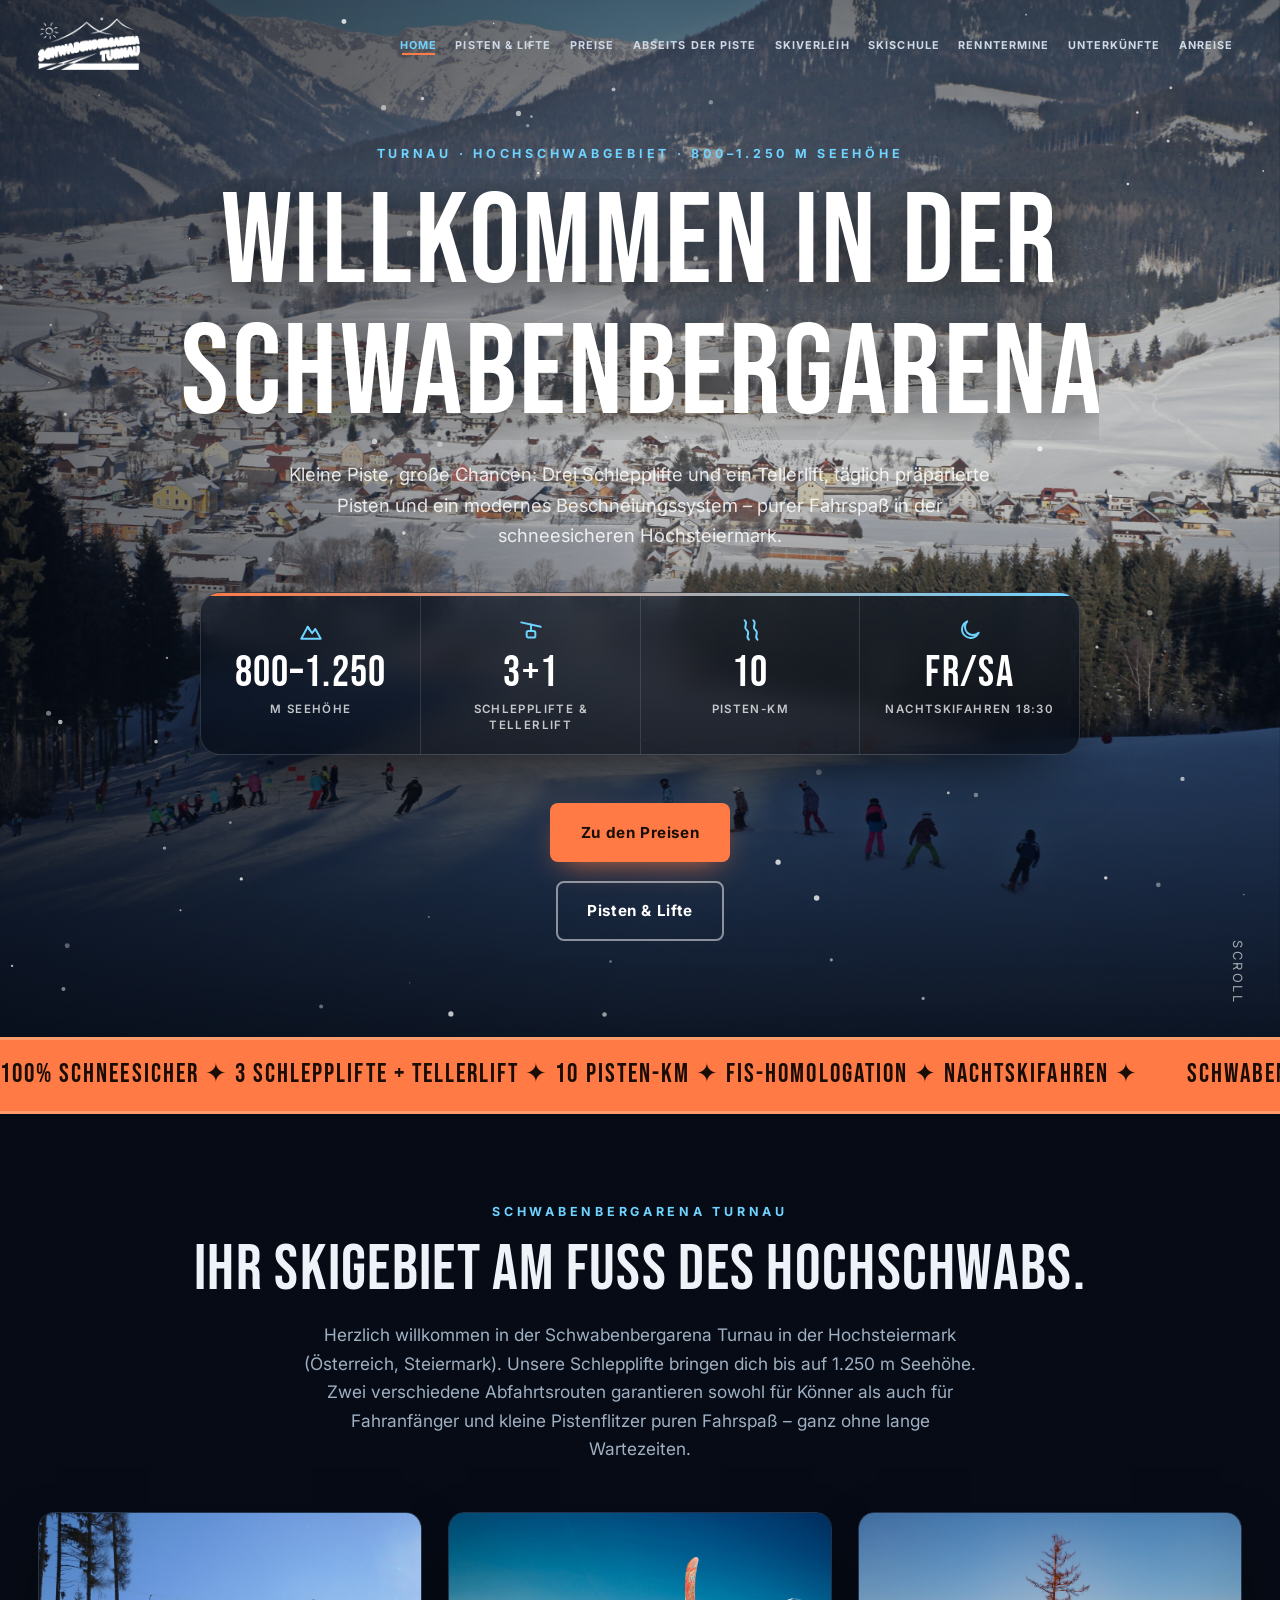
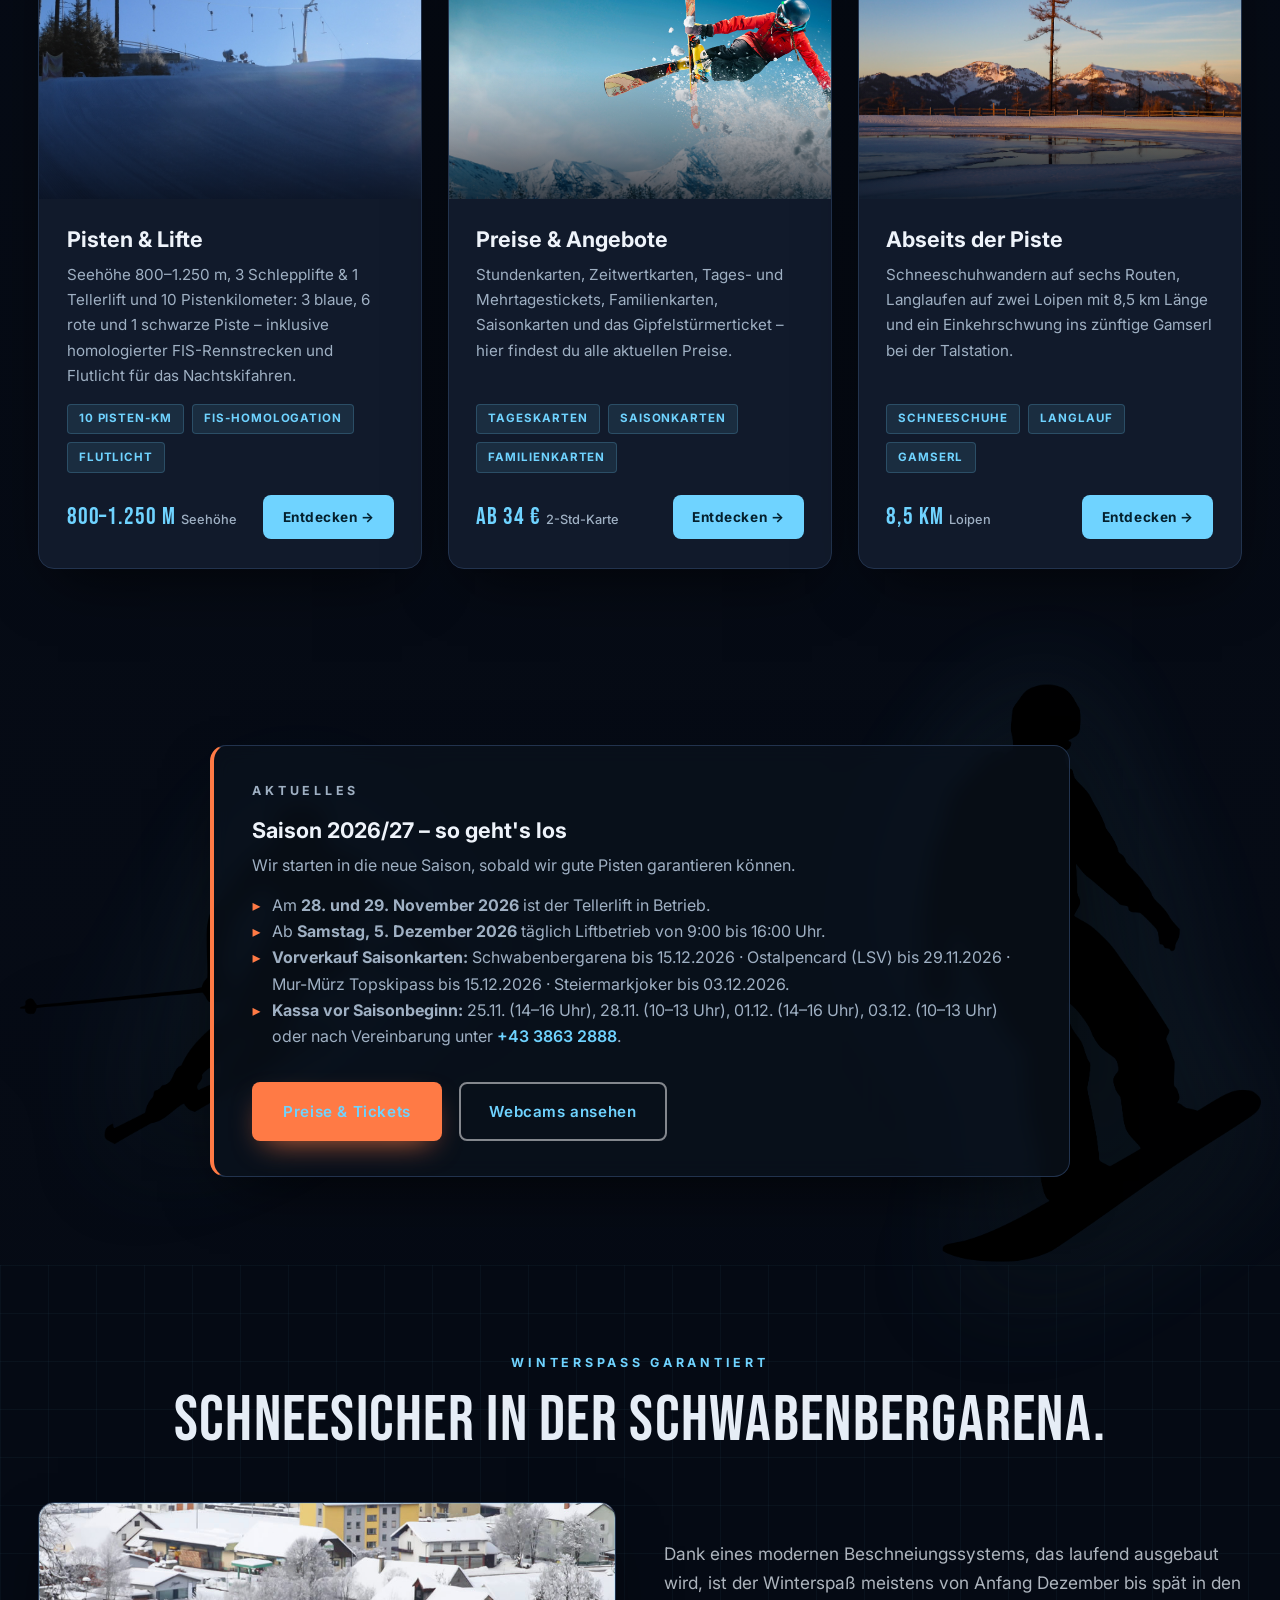
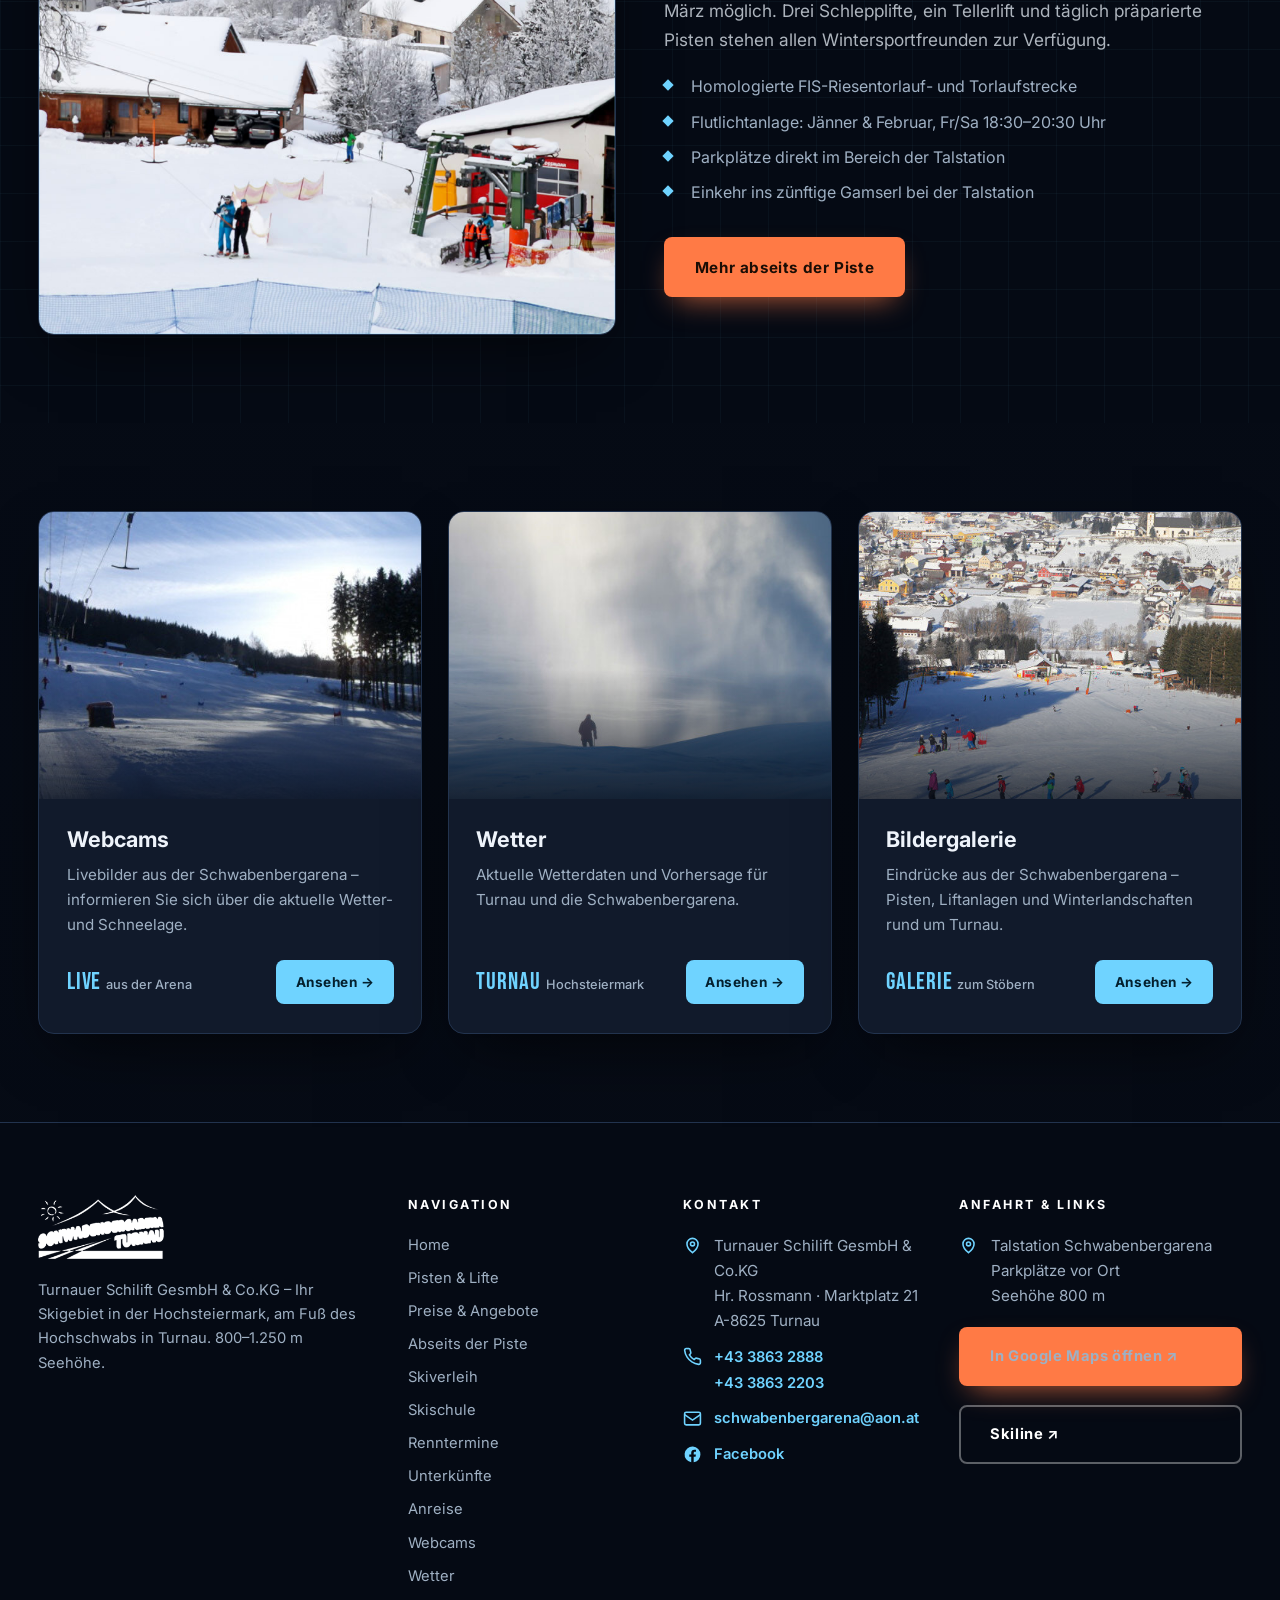
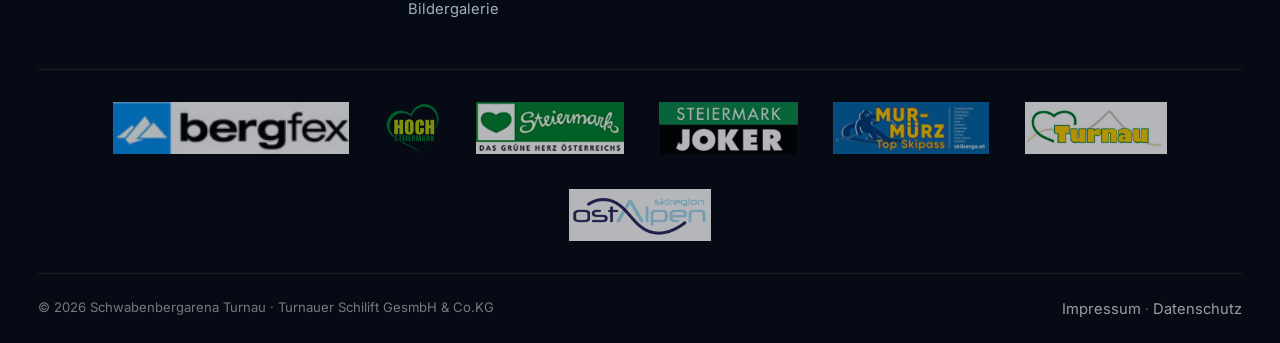
<file: index.html>
<!DOCTYPE html>
<html lang="de">
<head>
<meta charset="UTF-8">
<meta name="viewport" content="width=device-width, initial-scale=1.0">
<title>Schwabenbergarena Turnau – Skigebiet in der Hochsteiermark</title>
<meta name="description" content="Willkommen in der Schwabenbergarena Turnau am Fuß des Hochschwabs. 3 Schlepplifte &amp; 1 Tellerlift, 10 Pistenkilometer, Schneesicherheit durch moderne Beschneiung – Ihr Skigebiet in der Hochsteiermark.">
<link rel="icon" href="images/img/schwabenbergarena.png">
<link rel="preconnect" href="https://fonts.googleapis.com">
<link rel="preconnect" href="https://fonts.gstatic.com" crossorigin>
<link href="https://fonts.googleapis.com/css2?family=Bebas+Neue&family=Inter:wght@400;500;600;700&display=swap" rel="stylesheet">
<link rel="stylesheet" href="assets/css/style.css?v=2">
</head>
<body>

<header class="site-header">
  <div class="wrap">
    <a class="brand" href="./">
      <img src="images/img/schwabenbergarena.png" alt="Schwabenbergarena Logo">
    </a>
    <button class="burger" aria-label="Menü öffnen">☰</button>
    <nav class="nav">
      <ul>
        <li><a href="./" class="active">Home</a></li>
        <li><a href="pisten-lifte">Pisten &amp; Lifte</a></li>
        <li><a href="preise-angebote">Preise</a></li>
        <li><a href="abseits-der-piste">Abseits der Piste</a></li>
        <li><a href="skiverleih">Skiverleih</a></li>
        <li><a href="skischule">Skischule</a></li>
        <li><a href="renntermine">Renntermine</a></li>
        <li><a href="unterkuenfte">Unterkünfte</a></li>
        <li><a href="anreise">Anreise</a></li>
      </ul>
    </nav>
  </div>
</header>

<section class="hero centered">
  <div class="hero-media">
    <div class="hero-slide active"><img src="images/photos/0716006766_5f61d5b4992cd5f61d5b499324.jpg" alt="Piste in der Schwabenbergarena"></div>
    <div class="hero-slide"><img src="images/photos/4810448130_5f59f67c8c7245f59f67c8c790.jpg" alt="Skifahrer in der Schwabenbergarena"></div>
    <div class="hero-slide"><img src="images/photos/5831435806_5f4cbbc3b84ec5f4cbbc3b8649.jpg" alt="Winterlandschaft am Hochschwab"></div>
  </div>
  <canvas class="snow-canvas"></canvas>
  <div class="wrap hero-inner">
    <p class="eyebrow fade-up" style="color:var(--accent2)">Turnau · Hochschwabgebiet · 800–1.250 m Seehöhe</p>
    <h1><span class="headline-line"><span>Willkommen in der</span></span><span class="headline-line"><span>Schwabenbergarena</span></span></h1>
    <p class="lead fade-up d2">Kleine Piste, große Chancen: Drei Schlepplifte und ein Tellerlift, täglich präparierte Pisten und ein modernes Beschneiungssystem – purer Fahrspaß in der schneesicheren Hochsteiermark.</p>
    <div class="hero-stats fade-up d3">
      <div class="stat"><svg class="stat-icon" width="26" height="26" viewBox="0 0 24 24" fill="none" stroke="currentColor" stroke-width="1.8" stroke-linecap="round" stroke-linejoin="round" aria-hidden="true"><path d="M3 20l6-11 4 6 3-4 5 9z"/><path d="M9 9l1.6 2.8"/></svg><span class="stat-num">800–1.250</span><span class="stat-unit">m Seehöhe</span></div>
      <div class="stat"><svg class="stat-icon" width="26" height="26" viewBox="0 0 24 24" fill="none" stroke="currentColor" stroke-width="1.8" stroke-linecap="round" stroke-linejoin="round" aria-hidden="true"><path d="M3 5l18 4"/><path d="M12 7v6"/><rect x="8" y="13" width="8" height="6" rx="1.5"/></svg><span class="stat-num">3+1</span><span class="stat-unit">Schlepplifte &amp; Tellerlift</span></div>
      <div class="stat"><svg class="stat-icon" width="26" height="26" viewBox="0 0 24 24" fill="none" stroke="currentColor" stroke-width="1.8" stroke-linecap="round" stroke-linejoin="round" aria-hidden="true"><path d="M7 3c4 3-2 6 2 9s-2 6 2 9"/><path d="M15 3c4 3-2 6 2 9s-2 6 2 9"/></svg><span class="stat-num">10</span><span class="stat-unit">Pisten-km</span></div>
      <div class="stat"><svg class="stat-icon" width="26" height="26" viewBox="0 0 24 24" fill="none" stroke="currentColor" stroke-width="1.8" stroke-linecap="round" stroke-linejoin="round" aria-hidden="true"><path d="M20 14.5A8 8 0 1 1 9.5 4a6.5 6.5 0 0 0 10.5 10.5z"/></svg><span class="stat-num">Fr/Sa</span><span class="stat-unit">Nachtskifahren 18:30</span></div>
    </div>
    <div class="mt-3 fade-up d3" style="display:flex;gap:1.2rem;flex-wrap:wrap;justify-content:center">
      <a class="btn btn-primary btn-lg" href="preise-angebote">Zu den Preisen</a>
      <a class="btn btn-ghost-light btn-lg" href="pisten-lifte">Pisten &amp; Lifte</a>
    </div>
  </div>
  <div class="scroll-hint">Scroll</div>
</section>

<div class="marquee" aria-hidden="true">
  <div class="marquee-track">
    <span>100% Schneesicher ✦ 3 Schlepplifte + Tellerlift ✦ 10 Pisten-km ✦ FIS-Homologation ✦ Nachtskifahren ✦ <i>Schwabenbergarena Turnau</i> ✦ 100% Schneesicher ✦ 3 Schlepplifte + Tellerlift ✦ 10 Pisten-km ✦ FIS-Homologation ✦ Nachtskifahren ✦ <i>Schwabenbergarena Turnau</i> ✦</span>
    <span>100% Schneesicher ✦ 3 Schlepplifte + Tellerlift ✦ 10 Pisten-km ✦ FIS-Homologation ✦ Nachtskifahren ✦ <i>Schwabenbergarena Turnau</i> ✦ 100% Schneesicher ✦ 3 Schlepplifte + Tellerlift ✦ 10 Pisten-km ✦ FIS-Homologation ✦ Nachtskifahren ✦ <i>Schwabenbergarena Turnau</i> ✦</span>
  </div>
</div>

<section class="section has-bg" style="background-image:url('images/photos/5831435806_5f4cbbc3b84ec5f4cbbc3b8649.jpg')">
  <div class="wrap">
    <div class="center reveal">
      <p class="eyebrow">Schwabenbergarena Turnau</p>
      <h2>Ihr Skigebiet am Fuß des Hochschwabs.</h2>
      <p class="lead" style="margin:1.2rem auto 0">Herzlich willkommen in der Schwabenbergarena Turnau in der Hochsteiermark (Österreich, Steiermark). Unsere Schlepplifte bringen dich bis auf 1.250 m Seehöhe. Zwei verschiedene Abfahrtsrouten garantieren sowohl für Könner als auch für Fahranfänger und kleine Pistenflitzer puren Fahrspaß – ganz ohne lange Wartezeiten.</p>
    </div>

    <div class="grid grid-3 mt-3">
      <a class="card reveal" href="pisten-lifte">
        <div class="card-img"><img src="images/lift-gipfel-bergfahrt.jpg" alt="Gipfellift über den Pisten der Schwabenbergarena"></div>
        <div class="card-body">
          <h3>Pisten &amp; Lifte</h3>
          <p>Seehöhe 800–1.250 m, 3 Schlepplifte &amp; 1 Tellerlift und 10 Pistenkilometer: 3 blaue, 6 rote und 1 schwarze Piste – inklusive homologierter FIS-Rennstrecken und Flutlicht für das Nachtskifahren.</p>
          <div class="card-meta"><span class="tag">10 Pisten-km</span><span class="tag">FIS-Homologation</span><span class="tag">Flutlicht</span></div>
          <div class="card-foot"><span class="price">800–1.250 m <small>Seehöhe</small></span><span class="btn btn-deep" style="padding:.55rem 1.1rem;font-size:.85rem">Entdecken →</span></div>
        </div>
      </a>
      <a class="card reveal" href="preise-angebote">
        <div class="card-img"><img src="images/photos/0403475293_5f50dbdf85cc95f50dbdf85d11.jpg" alt="Preise und Angebote"></div>
        <div class="card-body">
          <h3>Preise &amp; Angebote</h3>
          <p>Stundenkarten, Zeitwertkarten, Tages- und Mehrtagestickets, Familienkarten, Saisonkarten und das Gipfelstürmerticket – hier findest du alle aktuellen Preise.</p>
          <div class="card-meta"><span class="tag">Tageskarten</span><span class="tag">Saisonkarten</span><span class="tag">Familienkarten</span></div>
          <div class="card-foot"><span class="price">ab 34 € <small>2-Std-Karte</small></span><span class="btn btn-deep" style="padding:.55rem 1.1rem;font-size:.85rem">Entdecken →</span></div>
        </div>
      </a>
      <a class="card reveal" href="abseits-der-piste">
        <div class="card-img"><img src="images/photos/2510258194_5f59f1055ea5f5f59f1055eaa6.jpg" alt="Abseits der Piste"></div>
        <div class="card-body">
          <h3>Abseits der Piste</h3>
          <p>Schneeschuhwandern auf sechs Routen, Langlaufen auf zwei Loipen mit 8,5 km Länge und ein Einkehrschwung ins zünftige Gamserl bei der Talstation.</p>
          <div class="card-meta"><span class="tag">Schneeschuhe</span><span class="tag">Langlauf</span><span class="tag">Gamserl</span></div>
          <div class="card-foot"><span class="price">8,5 km <small>Loipen</small></span><span class="btn btn-deep" style="padding:.55rem 1.1rem;font-size:.85rem">Entdecken →</span></div>
        </div>
      </a>
    </div>
  </div>
</section>

<section class="section has-bg" style="background-image:url('images/photos/1310448799_5f59ee4873a465f59ee4873aa9.jpg')">
  <div class="cutout left"><img src="images/skier.png" alt=""></div>
  <div class="cutout right"><img src="images/snowboarder.png" alt=""></div>
  <div class="wrap">
    <div class="news reveal" style="margin:0 auto;background:rgba(10,18,30,.72);backdrop-filter:blur(10px)">
      <p class="eyebrow">Aktuelles</p>
      <h3>Saison 2026/27 – so geht's los</h3>
      <p>Wir starten in die neue Saison, sobald wir gute Pisten garantieren können.</p>
      <ul>
        <li>Am <strong>28. und 29. November 2026</strong> ist der Tellerlift in Betrieb.</li>
        <li>Ab <strong>Samstag, 5. Dezember 2026</strong> täglich Liftbetrieb von 9:00 bis 16:00 Uhr.</li>
        <li><strong>Vorverkauf Saisonkarten:</strong> Schwabenbergarena bis 15.12.2026 · Ostalpencard (LSV) bis 29.11.2026 · Mur-Mürz Topskipass bis 15.12.2026 · Steiermarkjoker bis 03.12.2026.</li>
        <li><strong>Kassa vor Saisonbeginn:</strong> 25.11. (14–16 Uhr), 28.11. (10–13 Uhr), 01.12. (14–16 Uhr), 03.12. (10–13 Uhr) oder nach Vereinbarung unter <a href="tel:+4338632888">+43 3863 2888</a>.</li>
      </ul>
      <div class="mt-2">
        <a class="btn btn-primary btn-lg" href="preise-angebote">Preise &amp; Tickets</a>
        <a class="btn btn-ghost-light btn-lg" href="webcams" style="margin-left:.8rem">Webcams ansehen</a>
      </div>
    </div>
  </div>
</section>

<section class="section dark">
  <div class="wrap">
    <div class="center reveal">
      <p class="eyebrow">Winterspaß garantiert</p>
      <h2>Schneesicher in der Schwabenbergarena.</h2>
    </div>
    <div class="split mt-3" style="gap:3rem">
      <div class="split-img reveal"><img src="images/photos/3603469324_5f50d54e417265f50d54e4176a.jpg" alt="Winterlandschaft Schwabenbergarena"></div>
      <div class="reveal">
        <p class="lead">Dank eines modernen Beschneiungssystems, das laufend ausgebaut wird, ist der Winterspaß meistens von Anfang Dezember bis spät in den März möglich. Drei Schlepplifte, ein Tellerlift und täglich präparierte Pisten stehen allen Wintersportfreunden zur Verfügung.</p>
        <ul class="checklist mt-2">
          <li>Homologierte FIS-Riesentorlauf- und Torlaufstrecke</li>
          <li>Flutlichtanlage: Jänner &amp; Februar, Fr/Sa 18:30–20:30 Uhr</li>
          <li>Parkplätze direkt im Bereich der Talstation</li>
          <li>Einkehr ins zünftige Gamserl bei der Talstation</li>
        </ul>
        <div class="mt-2">
          <a class="btn btn-primary" href="abseits-der-piste">Mehr abseits der Piste</a>
        </div>
      </div>
    </div>
  </div>
</section>

<section class="section has-bg" style="background-image:url('images/photos/2010588867_5f59fe0a31be45f59fe0a31c24.jpg')">
  <div class="wrap">
    <div class="grid grid-3">
      <a class="card reveal" href="webcams">
        <div class="card-img"><img src="images/photos/thumb/thumb_2331394175_5f4cddbbae8315f4cddbbae832.jpg" alt="Webcam Schwabenbergarena"></div>
        <div class="card-body">
          <h3>Webcams</h3>
          <p>Livebilder aus der Schwabenbergarena – informieren Sie sich über die aktuelle Wetter- und Schneelage.</p>
          <div class="card-foot"><span class="price">Live <small>aus der Arena</small></span><span class="btn btn-deep" style="padding:.55rem 1.1rem;font-size:.85rem">Ansehen →</span></div>
        </div>
      </a>
      <a class="card reveal" href="wetter">
        <div class="card-img"><img src="images/photos/thumb/thumb_2331395694_5f4cddbbbd6935f4cddbbbd694.jpg" alt="Wetter in Turnau"></div>
        <div class="card-body">
          <h3>Wetter</h3>
          <p>Aktuelle Wetterdaten und Vorhersage für Turnau und die Schwabenbergarena.</p>
          <div class="card-foot"><span class="price">Turnau <small>Hochsteiermark</small></span><span class="btn btn-deep" style="padding:.55rem 1.1rem;font-size:.85rem">Ansehen →</span></div>
        </div>
      </a>
      <a class="card reveal" href="bildergalerie">
        <div class="card-img"><img src="images/photos/thumb/thumb_2331396122_5f4cddbbce7125f4cddbbce713.jpg" alt="Bildergalerie"></div>
        <div class="card-body">
          <h3>Bildergalerie</h3>
          <p>Eindrücke aus der Schwabenbergarena – Pisten, Liftanlagen und Winterlandschaften rund um Turnau.</p>
          <div class="card-foot"><span class="price">Galerie <small>zum Stöbern</small></span><span class="btn btn-deep" style="padding:.55rem 1.1rem;font-size:.85rem">Ansehen →</span></div>
        </div>
      </a>
    </div>
  </div>
</section>

<footer class="site-footer">
  <div class="wrap">
    <div class="footer-grid">
      <div>
        <a href="./"><img src="images/img/schwabenbergarena.png" alt="Schwabenbergarena" style="height:64px;margin-bottom:1.2rem;filter:brightness(0) invert(1)"></a>
        <p>Turnauer Schilift GesmbH &amp; Co.KG – Ihr Skigebiet in der Hochsteiermark, am Fuß des Hochschwabs in Turnau. 800–1.250 m Seehöhe.</p>
      </div>
      <div>
        <h4>Navigation</h4>
        <div class="footer-links">
          <a href="./">Home</a>
          <a href="pisten-lifte">Pisten &amp; Lifte</a>
          <a href="preise-angebote">Preise &amp; Angebote</a>
          <a href="abseits-der-piste">Abseits der Piste</a>
          <a href="skiverleih">Skiverleih</a>
          <a href="skischule">Skischule</a>
          <a href="renntermine">Renntermine</a>
          <a href="unterkuenfte">Unterkünfte</a>
          <a href="anreise">Anreise</a>
          <a href="webcams">Webcams</a>
          <a href="wetter">Wetter</a>
          <a href="bildergalerie">Bildergalerie</a>
        </div>
      </div>
      <div>
        <h4>Kontakt</h4>
        <div class="footer-contact">
          <div class="contact-line"><svg viewBox="0 0 24 24" fill="none" stroke="currentColor" stroke-width="2"><path d="M12 21s-7-5.5-7-11a7 7 0 1 1 14 0c0 5.5-7 11-7 11z"/><circle cx="12" cy="10" r="2.5"/></svg><span>Turnauer Schilift GesmbH &amp; Co.KG<br>Hr. Rossmann · Marktplatz 21<br>A-8625 Turnau</span></div>
          <div class="contact-line"><svg viewBox="0 0 24 24" fill="none" stroke="currentColor" stroke-width="2"><path d="M22 16.9v3a2 2 0 0 1-2.2 2 19.8 19.8 0 0 1-8.6-3.1 19.5 19.5 0 0 1-6-6A19.8 19.8 0 0 1 2.1 4.2 2 2 0 0 1 4.1 2h3a2 2 0 0 1 2 1.7c.1 1 .4 2 .7 2.9a2 2 0 0 1-.5 2.1L8.1 9.9a16 16 0 0 0 6 6l1.2-1.2a2 2 0 0 1 2.1-.5c.9.3 1.9.6 2.9.7a2 2 0 0 1 1.7 2z"/></svg><span><a href="tel:+4338632888">+43 3863 2888</a><br><a href="tel:+4338632203">+43 3863 2203</a></span></div>
          <div class="contact-line"><svg viewBox="0 0 24 24" fill="none" stroke="currentColor" stroke-width="2"><rect x="2" y="4" width="20" height="16" rx="2"/><path d="m2 7 10 7L22 7"/></svg><a href="mailto:schwabenbergarena@aon.at">schwabenbergarena@aon.at</a></div>
          <div class="contact-line"><svg viewBox="0 0 24 24" fill="currentColor"><path d="M22 12a10 10 0 1 0-11.6 9.9v-7H7.9V12h2.5V9.8c0-2.5 1.5-3.9 3.8-3.9 1.1 0 2.2.2 2.2.2v2.5h-1.3c-1.2 0-1.6.8-1.6 1.6V12h2.8l-.4 2.9h-2.4v7A10 10 0 0 0 22 12z"/></svg><a href="https://www.facebook.com/schwabenbergarena.turnau" target="_blank" rel="noopener">Facebook</a></div>
        </div>
      </div>
      <div>
        <h4>Anfahrt &amp; Links</h4>
        <div class="footer-contact">
          <div class="contact-line"><svg viewBox="0 0 24 24" fill="none" stroke="currentColor" stroke-width="2"><path d="M12 21s-7-5.5-7-11a7 7 0 1 1 14 0c0 5.5-7 11-7 11z"/><circle cx="12" cy="10" r="2.5"/></svg><span>Talstation Schwabenbergarena<br>Parkplätze vor Ort<br>Seehöhe 800 m</span></div>
          <a class="btn btn-primary" style="margin-top:.5rem" href="https://www.google.com/maps/search/?api=1&query=Schwabenbergarena+Turnau" target="_blank" rel="noopener">In Google Maps öffnen ↗</a>
          <a class="btn btn-ghost" style="margin-top:.5rem;border-color:rgba(255,255,255,.35);color:#fff" href="https://www.skiline.cc/" target="_blank" rel="noopener">Skiline ↗</a>
        </div>
      </div>
    </div>
    <div class="footer-partners">
      <div class="wrap partners">
        <a href="http://www.bergfex.at/turnau/" target="_blank" rel="noopener"><img src="images/img/bergfex.jpg" alt="bergfex"></a>
        <a href="http://www.hochsteiermark.at/" target="_blank" rel="noopener"><img src="images/hoch.png" alt="Hochsteiermark"></a>
        <a href="http://www.steiermark.com/" target="_blank" rel="noopener"><img src="images/img/steiermark.png" alt="Steiermark"></a>
        <a href="http://www.steiermarkjoker.at/" target="_blank" rel="noopener"><img src="images/img/steiermark_joker.png" alt="Steiermark Joker"></a>
        <a href="http://www.skiberge.at/" target="_blank" rel="noopener"><img src="images/img/murmuerz.jpg" alt="Skiberge"></a>
        <a href="http://www.turnau.gv.at/tourismus/home/" target="_blank" rel="noopener"><img src="images/img/turnau.png" alt="Turnau"></a>
        <a href="http://www.skiregion-ostalpen.at/" target="_blank" rel="noopener"><img src="images/img/ostalpen.png" alt="Ostalpen"></a>
      </div>
    </div>
    <div class="footer-bottom">
      <span>© 2026 Schwabenbergarena Turnau · Turnauer Schilift GesmbH &amp; Co.KG</span>
      <span><a href="impressum">Impressum</a> · <a href="datenschutz">Datenschutz</a></span>
    </div>
  </div>
</footer>

<script src="assets/js/main.js?v=2"></script>
</body>
</html>
</file>
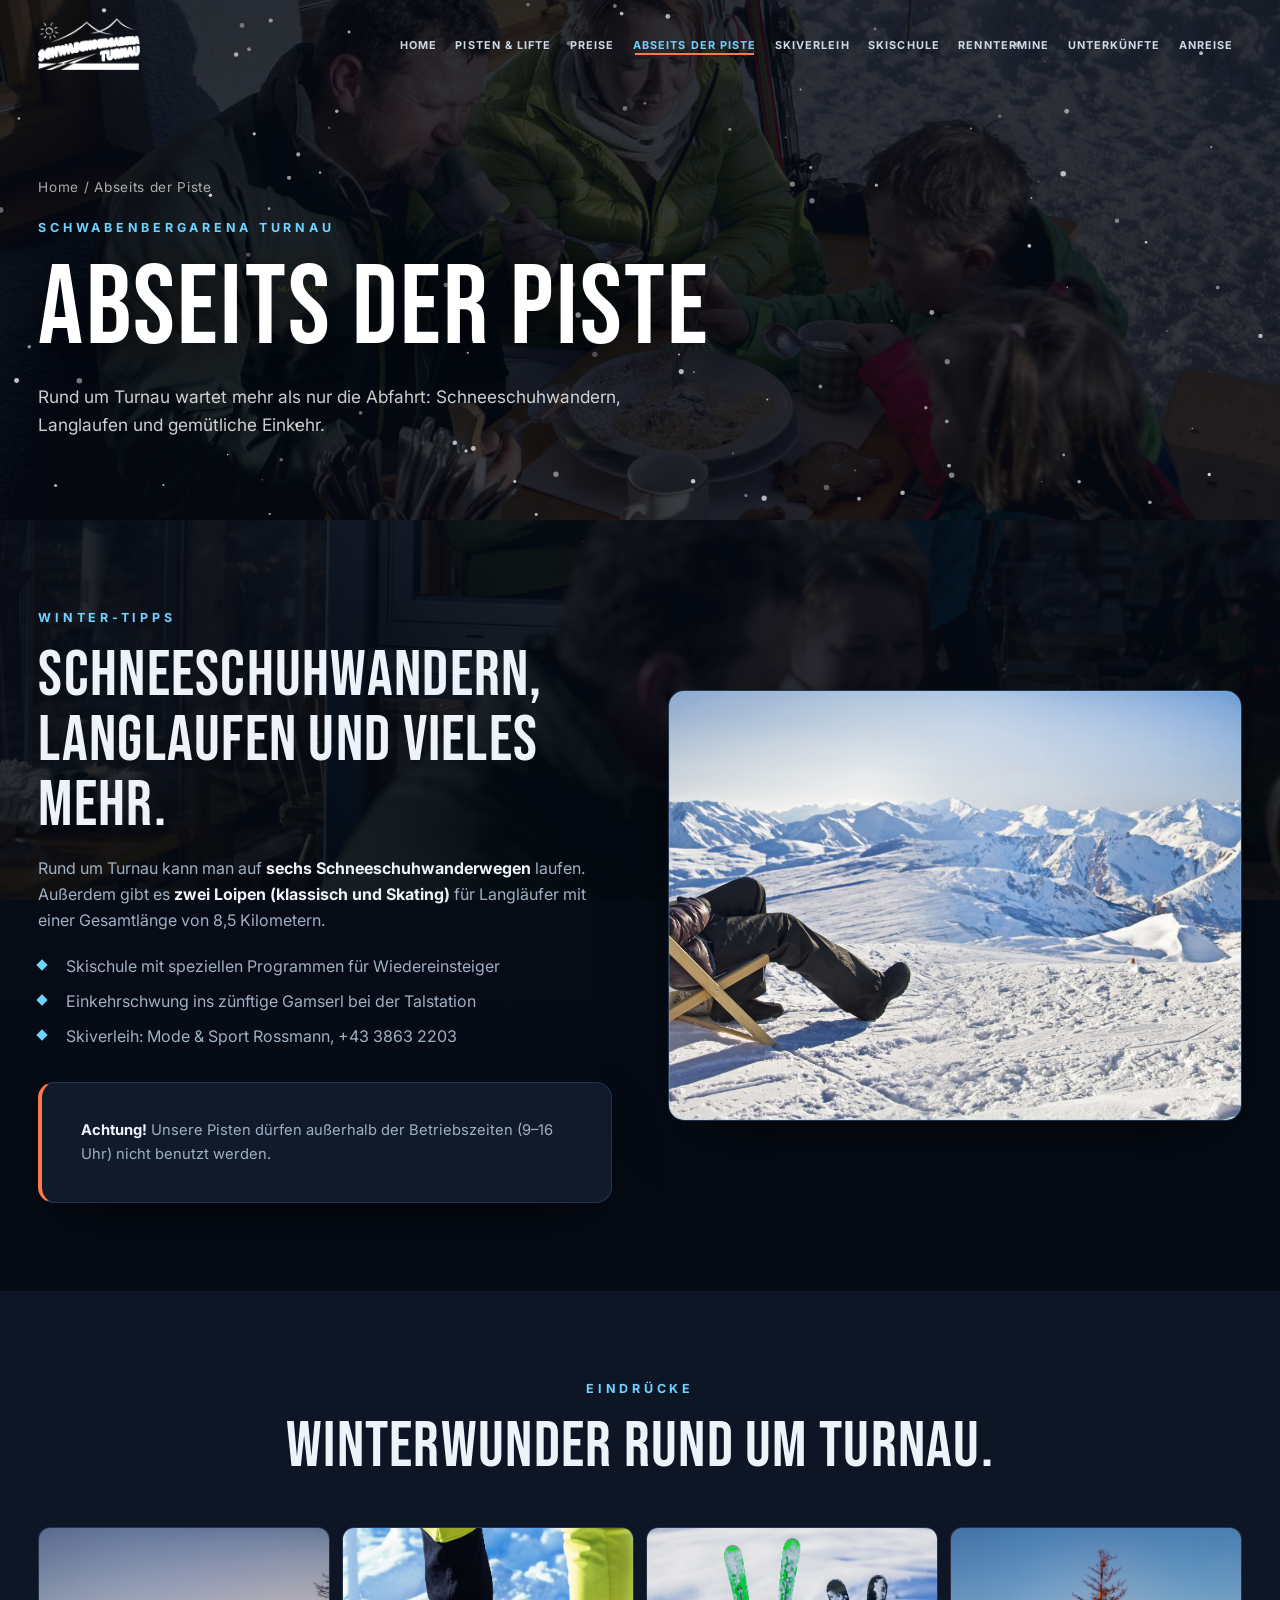
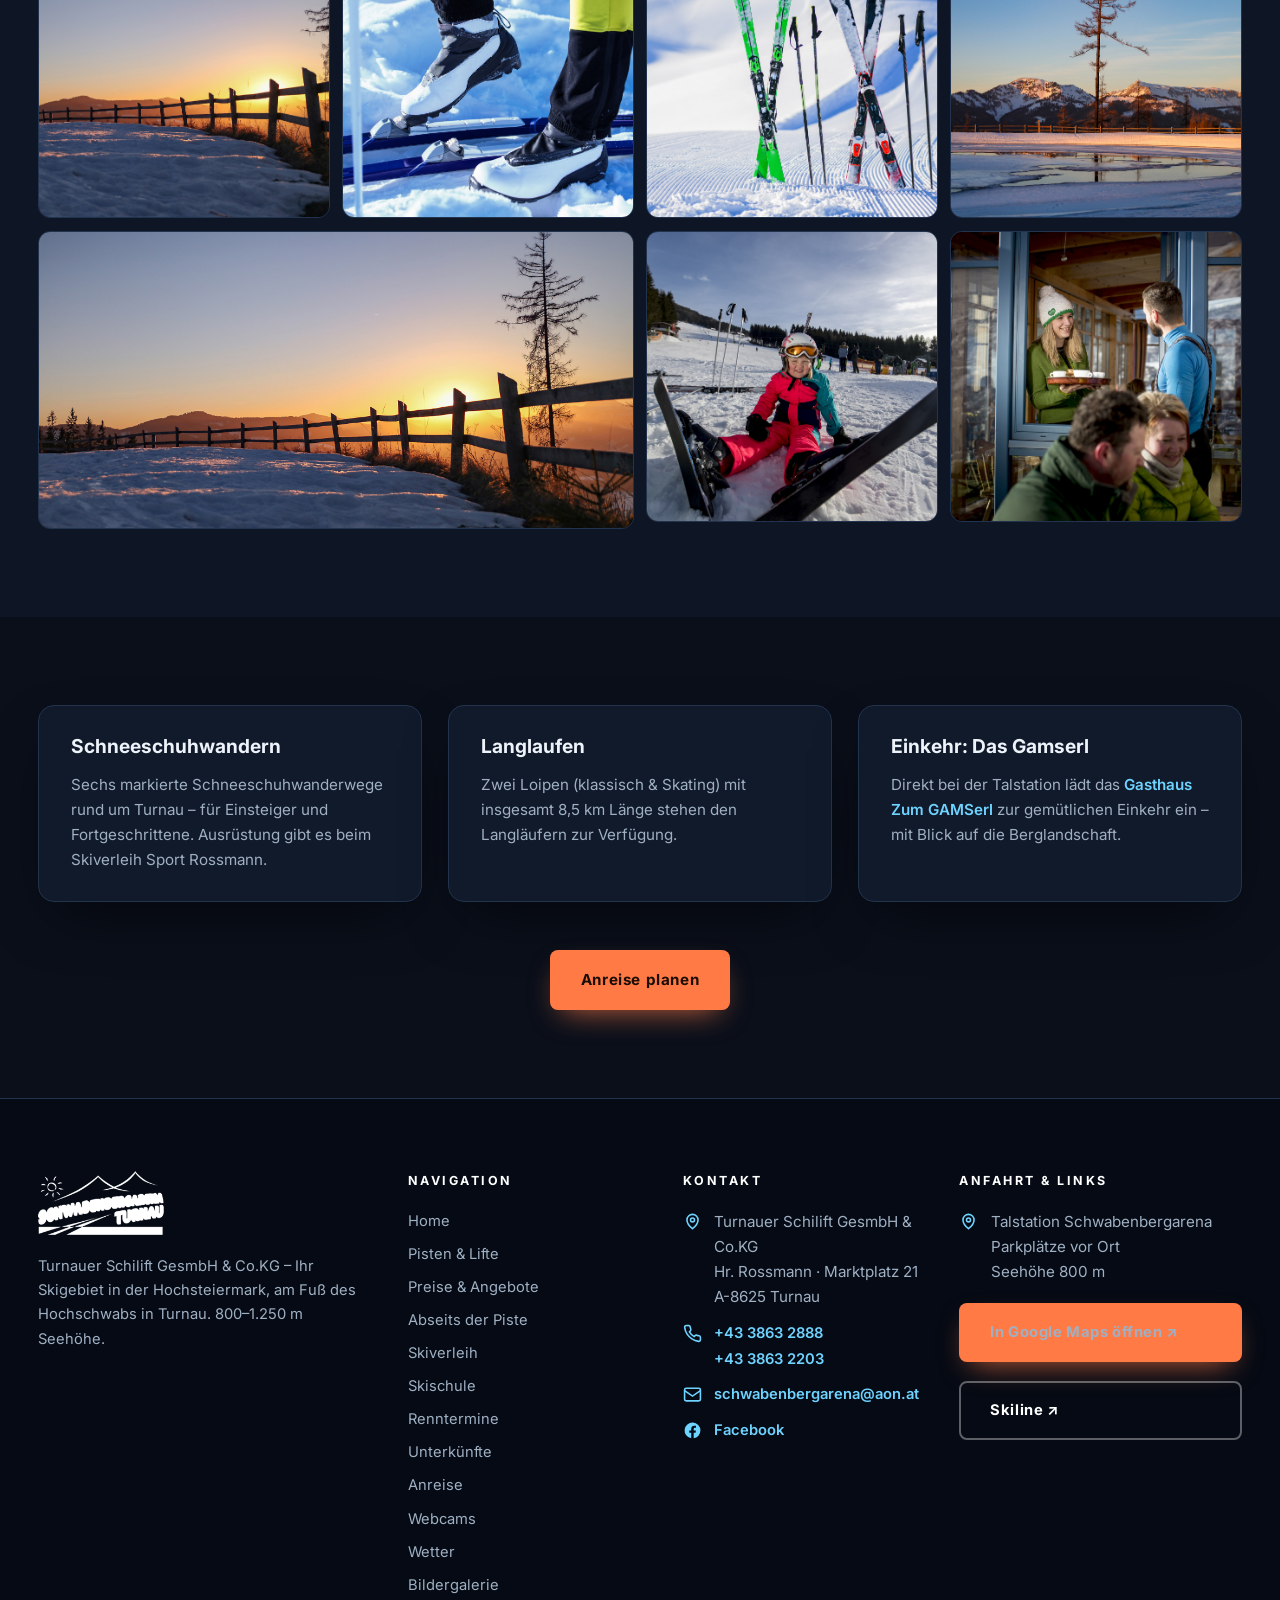
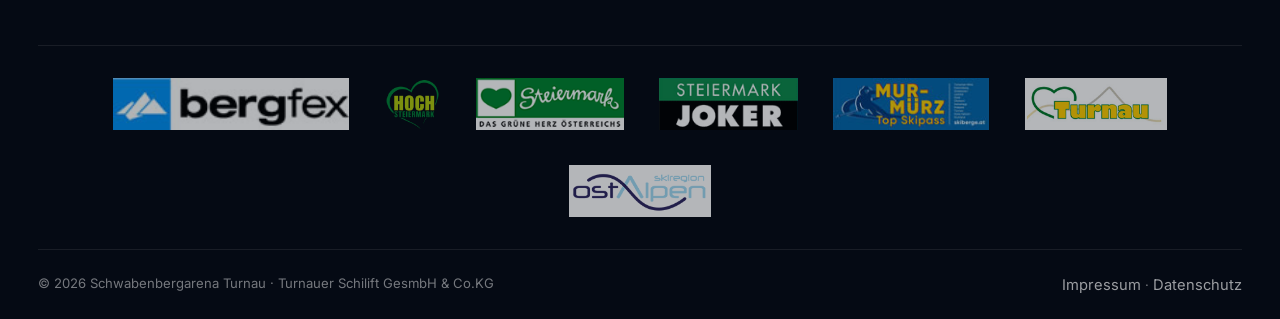
<file: abseits-der-piste/index.html>
<!DOCTYPE html>
<html lang="de">
<head>
<meta charset="UTF-8">
<meta name="viewport" content="width=device-width, initial-scale=1.0">
<title>Abseits der Piste – Schwabenbergarena Turnau</title>
<meta name="description" content="Abseits der Piste in Turnau: Schneeschuhwandern auf sechs Routen, zwei Loipen mit 8,5 km, Skischule und Einkehr ins Gamserl.">
<link rel="icon" href="../images/img/schwabenbergarena.png">
<link rel="preconnect" href="https://fonts.googleapis.com">
<link rel="preconnect" href="https://fonts.gstatic.com" crossorigin>
<link href="https://fonts.googleapis.com/css2?family=Bebas+Neue&family=Inter:wght@400;500;600;700&display=swap" rel="stylesheet">
<link rel="stylesheet" href="../assets/css/style.css?v=2">
</head>
<body>

<header class="site-header">
  <div class="wrap">
    <a class="brand" href="../"><img src="../images/img/schwabenbergarena.png" alt="Schwabenbergarena Logo"></a>
    <button class="burger" aria-label="Menü öffnen">☰</button>
    <nav class="nav">
      <ul>
        <li><a href="../">Home</a></li>
        <li><a href="../pisten-lifte">Pisten &amp; Lifte</a></li>
        <li><a href="../preise-angebote">Preise</a></li>
        <li><a href="../abseits-der-piste" class="active">Abseits der Piste</a></li>
        <li><a href="../skiverleih">Skiverleih</a></li>
        <li><a href="../skischule">Skischule</a></li>
        <li><a href="../renntermine">Renntermine</a></li>
        <li><a href="../unterkuenfte">Unterkünfte</a></li>
        <li><a href="../anreise">Anreise</a></li>
      </ul>
    </nav>
  </div>
</header>

<section class="page-hero">
  <canvas class="snow-canvas"></canvas>
  <img class="bg" src="../images/photos/3322455941_5f69c4f9182de5f69c4f918325.jpg" alt="Winterlandschaft Turnau">
  <div class="wrap">
    <p class="crumbs"><a href="../">Home</a> / Abseits der Piste</p>
    <p class="eyebrow">Schwabenbergarena Turnau</p>
    <h1>Abseits der Piste</h1>
    <p class="lead">Rund um Turnau wartet mehr als nur die Abfahrt: Schneeschuhwandern, Langlaufen und gemütliche Einkehr.</p>
  </div>
</section>

<section class="section has-bg" style="background-image:url('../images/photos/3322455444_5f69c4f918cda5f69c4f918d1f.jpg')">
  <div class="wrap">
    <div class="split reverse">
      <div class="split-img reveal"><img src="../images/photos/2510163537_5f59f0fc4b2775f59f0fc4b2b9.jpg" alt="Schneeschuhwandern"></div>
      <div class="reveal">
        <p class="eyebrow">Winter-Tipps</p>
        <h2>Schneeschuhwandern, Langlaufen und vieles mehr.</h2>
        <div class="prose mt-1">
          <p>Rund um Turnau kann man auf <strong>sechs Schneeschuhwanderwegen</strong> laufen. Außerdem gibt es <strong>zwei Loipen (klassisch und Skating)</strong> für Langläufer mit einer Gesamtlänge von 8,5 Kilometern.</p>
        </div>
        <ul class="checklist mt-2">
          <li>Skischule mit speziellen Programmen für Wiedereinsteiger</li>
          <li>Einkehrschwung ins zünftige Gamserl bei der Talstation</li>
          <li>Skiverleih: Mode &amp; Sport Rossmann, +43 3863 2203</li>
        </ul>
        <div class="news mt-2">
          <p style="color:var(--ink-soft);font-size:.92rem"><strong style="color:var(--ink)">Achtung!</strong> Unsere Pisten dürfen außerhalb der Betriebszeiten (9–16 Uhr) nicht benutzt werden.</p>
        </div>
      </div>
    </div>
  </div>
</section>

<section class="section alt">
  <div class="wrap">
    <div class="center reveal">
      <p class="eyebrow">Eindrücke</p>
      <h2>Winterwunder rund um Turnau.</h2>
    </div>
    <div class="gallery mt-3">
      <figure><img src="../images/photos/1310444742_5f59ee487471a5f59ee4874758.jpg" alt="Schnee im Hochschwabgebiet"></figure>
      <figure><img src="../images/photos/1310448799_5f59ee4873a465f59ee4873aa9.jpg" alt="Winterwanderung"></figure>
      <figure><img src="../images/photos/1310449719_5f59ee48740cb5f59ee487411c.jpg" alt="Verschneite Landschaft"></figure>
      <figure><img src="../images/photos/2510258194_5f59f1055ea5f5f59f1055eaa6.jpg" alt="Langlaufloipe"></figure>
      <figure class="wide"><img src="../images/photos/2610451824_5f59f1550a7925f59f1550a8a4.jpg" alt="Turnau im Winter"></figure>
      <figure><img src="../images/photos/3322454425_5f69c4f9187745f69c4f9187d1.jpg" alt="Winterpanorama"></figure>
      <figure><img src="../images/photos/3322455444_5f69c4f918cda5f69c4f918d1f.jpg" alt="Schnee und Fels"></figure>
    </div>
  </div>
</section>

<section class="section">
  <div class="wrap">
    <div class="grid grid-3">
      <div class="info-card reveal">
        <h3>Schneeschuhwandern</h3>
        <p style="color:var(--ink-soft);font-size:.95rem">Sechs markierte Schneeschuhwanderwege rund um Turnau – für Einsteiger und Fortgeschrittene. Ausrüstung gibt es beim Skiverleih Sport Rossmann.</p>
      </div>
      <div class="info-card reveal">
        <h3>Langlaufen</h3>
        <p style="color:var(--ink-soft);font-size:.95rem">Zwei Loipen (klassisch &amp; Skating) mit insgesamt 8,5 km Länge stehen den Langläufern zur Verfügung.</p>
      </div>
      <div class="info-card reveal">
        <h3>Einkehr: Das Gamserl</h3>
        <p style="color:var(--ink-soft);font-size:.95rem">Direkt bei der Talstation lädt das <a href="https://www.gamserl.at" target="_blank" rel="noopener" style="color:var(--accent2);font-weight:600">Gasthaus Zum GAMSerl</a> zur gemütlichen Einkehr ein – mit Blick auf die Berglandschaft.</p>
      </div>
    </div>
    <div class="center mt-3 reveal">
      <a class="btn btn-primary" href="../anreise">Anreise planen</a>
    </div>
  </div>
</section>

<footer class="site-footer">
  <div class="wrap">
    <div class="footer-grid">
      <div>
        <a href="../"><img src="../images/img/schwabenbergarena.png" alt="Schwabenbergarena" style="height:64px;margin-bottom:1.2rem;filter:brightness(0) invert(1)"></a>
        <p>Turnauer Schilift GesmbH &amp; Co.KG – Ihr Skigebiet in der Hochsteiermark, am Fuß des Hochschwabs in Turnau. 800–1.250 m Seehöhe.</p>
      </div>
      <div>
        <h4>Navigation</h4>
        <div class="footer-links">
          <a href="../">Home</a>
          <a href="../pisten-lifte">Pisten &amp; Lifte</a>
          <a href="../preise-angebote">Preise &amp; Angebote</a>
          <a href="../abseits-der-piste">Abseits der Piste</a>
          <a href="../skiverleih">Skiverleih</a>
          <a href="../skischule">Skischule</a>
          <a href="../renntermine">Renntermine</a>
          <a href="../unterkuenfte">Unterkünfte</a>
          <a href="../anreise">Anreise</a>
          <a href="../webcams">Webcams</a>
          <a href="../wetter">Wetter</a>
          <a href="../bildergalerie">Bildergalerie</a>
        </div>
      </div>
      <div>
        <h4>Kontakt</h4>
        <div class="footer-contact">
          <div class="contact-line"><svg viewBox="0 0 24 24" fill="none" stroke="currentColor" stroke-width="2"><path d="M12 21s-7-5.5-7-11a7 7 0 1 1 14 0c0 5.5-7 11-7 11z"/><circle cx="12" cy="10" r="2.5"/></svg><span>Turnauer Schilift GesmbH &amp; Co.KG<br>Hr. Rossmann · Marktplatz 21<br>A-8625 Turnau</span></div>
          <div class="contact-line"><svg viewBox="0 0 24 24" fill="none" stroke="currentColor" stroke-width="2"><path d="M22 16.9v3a2 2 0 0 1-2.2 2 19.8 19.8 0 0 1-8.6-3.1 19.5 19.5 0 0 1-6-6A19.8 19.8 0 0 1 2.1 4.2 2 2 0 0 1 4.1 2h3a2 2 0 0 1 2 1.7c.1 1 .4 2 .7 2.9a2 2 0 0 1-.5 2.1L8.1 9.9a16 16 0 0 0 6 6l1.2-1.2a2 2 0 0 1 2.1-.5c.9.3 1.9.6 2.9.7a2 2 0 0 1 1.7 2z"/></svg><span><a href="tel:+4338632888">+43 3863 2888</a><br><a href="tel:+4338632203">+43 3863 2203</a></span></div>
          <div class="contact-line"><svg viewBox="0 0 24 24" fill="none" stroke="currentColor" stroke-width="2"><rect x="2" y="4" width="20" height="16" rx="2"/><path d="m2 7 10 7L22 7"/></svg><a href="mailto:schwabenbergarena@aon.at">schwabenbergarena@aon.at</a></div>
          <div class="contact-line"><svg viewBox="0 0 24 24" fill="currentColor"><path d="M22 12a10 10 0 1 0-11.6 9.9v-7H7.9V12h2.5V9.8c0-2.5 1.5-3.9 3.8-3.9 1.1 0 2.2.2 2.2.2v2.5h-1.3c-1.2 0-1.6.8-1.6 1.6V12h2.8l-.4 2.9h-2.4v7A10 10 0 0 0 22 12z"/></svg><a href="https://www.facebook.com/schwabenbergarena.turnau" target="_blank" rel="noopener">Facebook</a></div>
        </div>
      </div>
      <div>
        <h4>Anfahrt &amp; Links</h4>
        <div class="footer-contact">
          <div class="contact-line"><svg viewBox="0 0 24 24" fill="none" stroke="currentColor" stroke-width="2"><path d="M12 21s-7-5.5-7-11a7 7 0 1 1 14 0c0 5.5-7 11-7 11z"/><circle cx="12" cy="10" r="2.5"/></svg><span>Talstation Schwabenbergarena<br>Parkplätze vor Ort<br>Seehöhe 800 m</span></div>
          <a class="btn btn-primary" style="margin-top:.5rem" href="https://www.google.com/maps/search/?api=1&query=Schwabenbergarena+Turnau" target="_blank" rel="noopener">In Google Maps öffnen ↗</a>
          <a class="btn btn-ghost" style="margin-top:.5rem;border-color:rgba(255,255,255,.35);color:#fff" href="https://www.skiline.cc/" target="_blank" rel="noopener">Skiline ↗</a>
        </div>
      </div>
    </div>
    <div class="footer-partners">
      <div class="wrap partners">
        <a href="http://www.bergfex.at/turnau/" target="_blank" rel="noopener"><img src="../images/img/bergfex.jpg" alt="bergfex"></a>
        <a href="http://www.hochsteiermark.at/" target="_blank" rel="noopener"><img src="../images/hoch.png" alt="Hochsteiermark"></a>
        <a href="http://www.steiermark.com/" target="_blank" rel="noopener"><img src="../images/img/steiermark.png" alt="Steiermark"></a>
        <a href="http://www.steiermarkjoker.at/" target="_blank" rel="noopener"><img src="../images/img/steiermark_joker.png" alt="Steiermark Joker"></a>
        <a href="http://www.skiberge.at/" target="_blank" rel="noopener"><img src="../images/img/murmuerz.jpg" alt="Skiberge"></a>
        <a href="http://www.turnau.gv.at/tourismus/home/" target="_blank" rel="noopener"><img src="../images/img/turnau.png" alt="Turnau"></a>
        <a href="http://www.skiregion-ostalpen.at/" target="_blank" rel="noopener"><img src="../images/img/ostalpen.png" alt="Ostalpen"></a>
      </div>
    </div>
    <div class="footer-bottom">
      <span>© 2026 Schwabenbergarena Turnau · Turnauer Schilift GesmbH &amp; Co.KG</span>
      <span><a href="../impressum">Impressum</a> · <a href="../datenschutz">Datenschutz</a></span>
    </div>
  </div>
</footer>

<script src="../assets/js/main.js?v=2"></script>
</body>
</html>
</file>
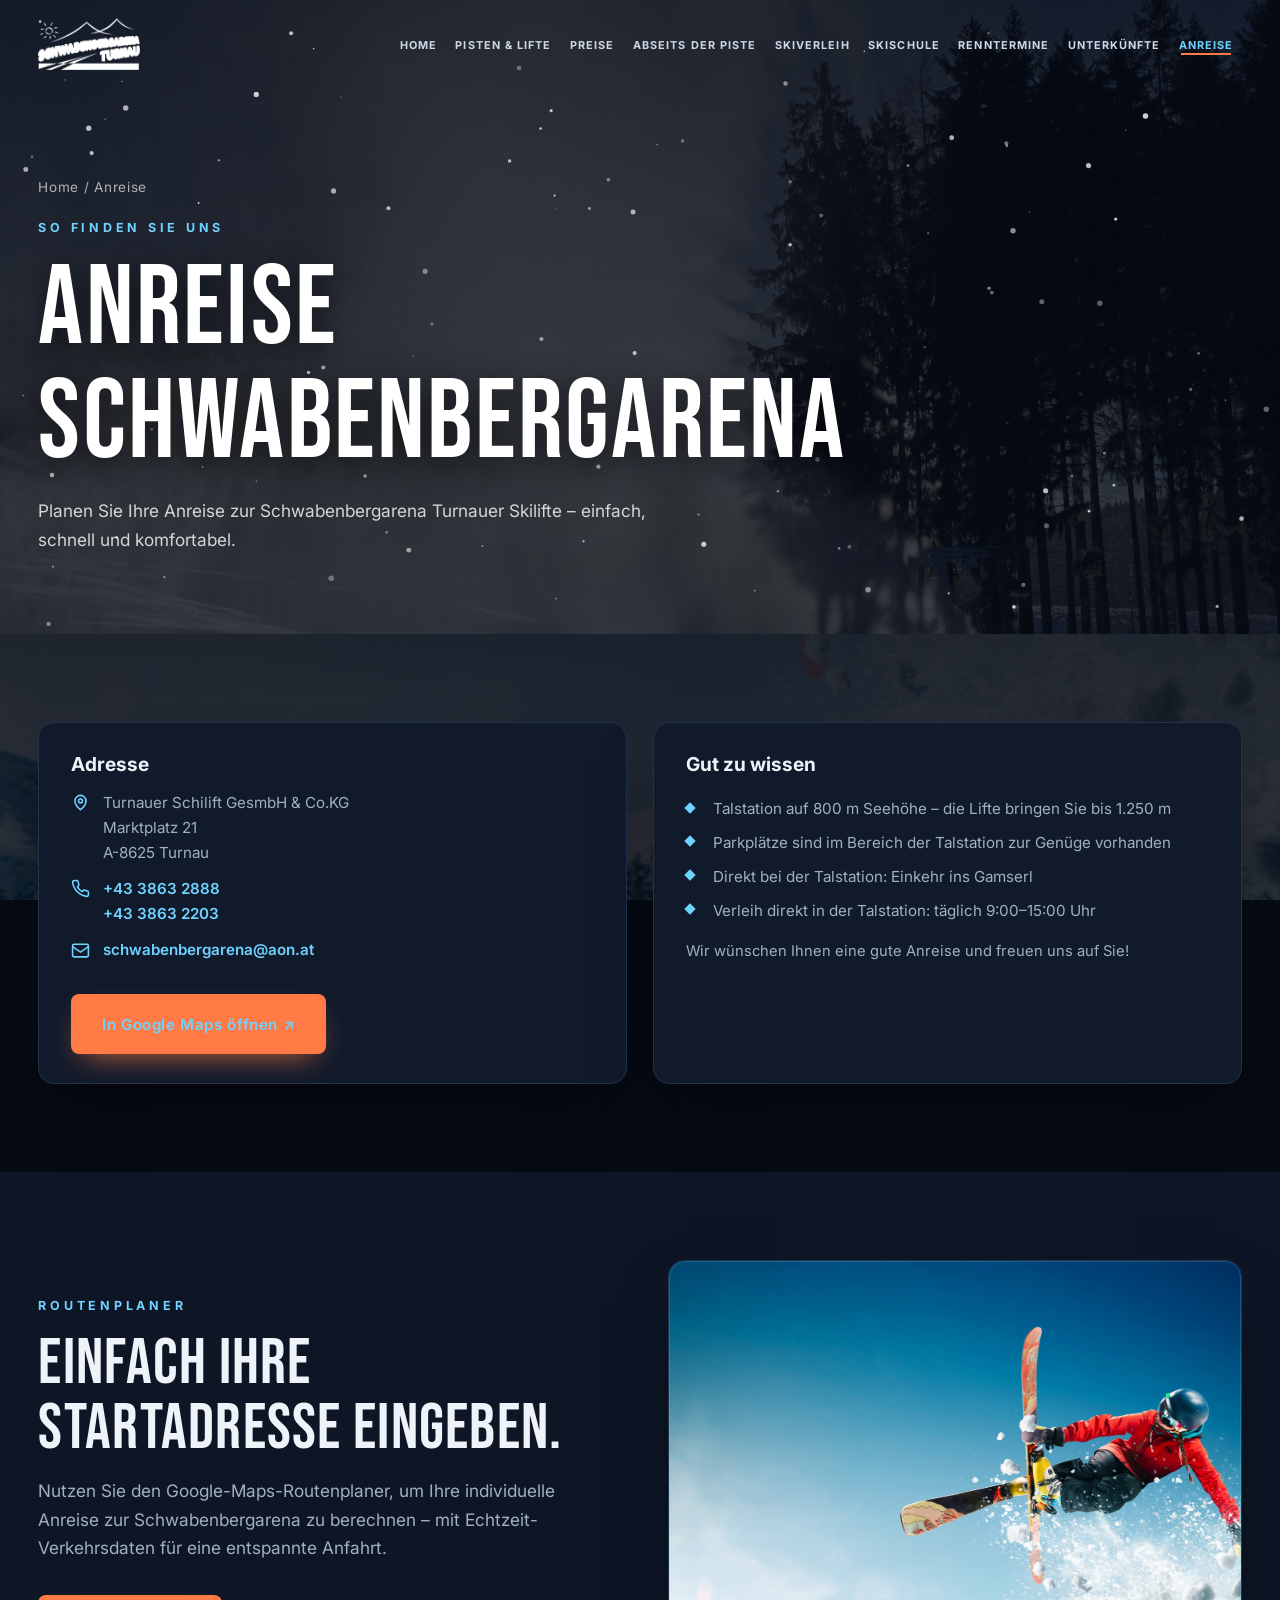
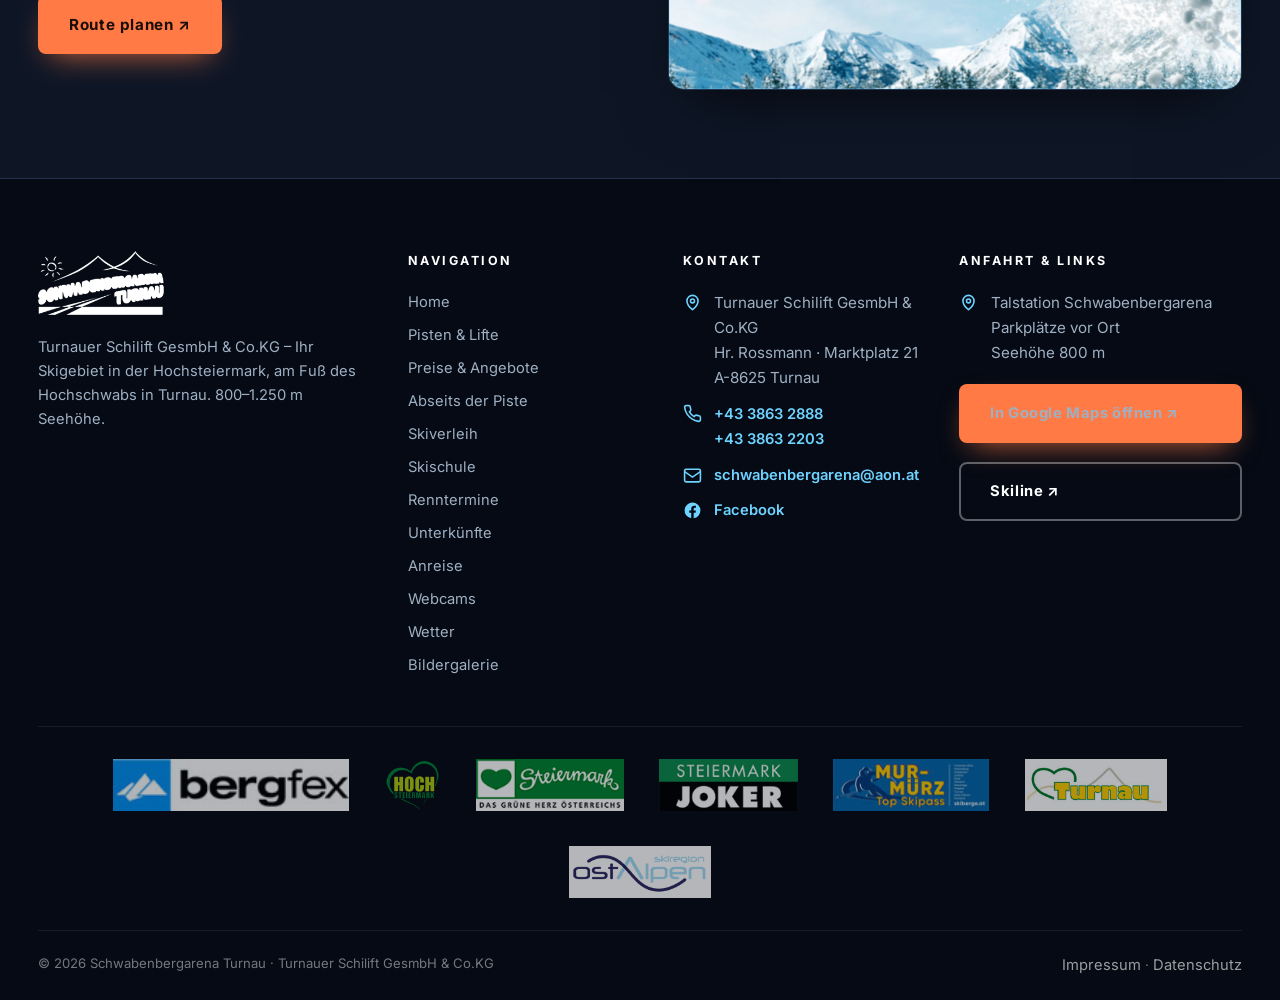
<file: anreise/index.html>
<!DOCTYPE html>
<html lang="de">
<head>
<meta charset="UTF-8">
<meta name="viewport" content="width=device-width, initial-scale=1.0">
<title>Anreise – Schwabenbergarena Turnau</title>
<meta name="description" content="Anreise zur Schwabenbergarena Turnau: Turnauer Schilift GesmbH & Co.KG, Marktplatz 21, A-8625 Turnau. Routenplanung und Kontakt.">
<link rel="icon" href="../images/img/schwabenbergarena.png">
<link rel="preconnect" href="https://fonts.googleapis.com">
<link rel="preconnect" href="https://fonts.gstatic.com" crossorigin>
<link href="https://fonts.googleapis.com/css2?family=Bebas+Neue&family=Inter:wght@400;500;600;700&display=swap" rel="stylesheet">
<link rel="stylesheet" href="../assets/css/style.css?v=2">
</head>
<body>

<header class="site-header">
  <div class="wrap">
    <a class="brand" href="../"><img src="../images/img/schwabenbergarena.png" alt="Schwabenbergarena Logo"></a>
    <button class="burger" aria-label="Menü öffnen">☰</button>
    <nav class="nav">
      <ul>
        <li><a href="../">Home</a></li>
        <li><a href="../pisten-lifte">Pisten &amp; Lifte</a></li>
        <li><a href="../preise-angebote">Preise</a></li>
        <li><a href="../abseits-der-piste">Abseits der Piste</a></li>
        <li><a href="../skiverleih">Skiverleih</a></li>
        <li><a href="../skischule">Skischule</a></li>
        <li><a href="../renntermine">Renntermine</a></li>
        <li><a href="../unterkuenfte">Unterkünfte</a></li>
        <li><a href="../anreise" class="active">Anreise</a></li>
      </ul>
    </nav>
  </div>
</header>

<section class="page-hero">
  <canvas class="snow-canvas"></canvas>
  <img class="bg" src="../images/photos/4516034717_5f61de9f579c65f61de9f57a6f.jpg" alt="Anfahrt Schwabenbergarena">
  <div class="wrap">
    <p class="crumbs"><a href="../">Home</a> / Anreise</p>
    <p class="eyebrow">So finden Sie uns</p>
    <h1>Anreise Schwabenbergarena</h1>
    <p class="lead">Planen Sie Ihre Anreise zur Schwabenbergarena Turnauer Skilifte – einfach, schnell und komfortabel.</p>
  </div>
</section>

<section class="section has-bg" style="background-image:url('../images/photos/0531207452_5f4ce780074105f4ce78007413.jpg')">
  <div class="wrap">
    <div class="grid grid-2">
      <div class="info-card reveal">
        <h3>Adresse</h3>
        <div class="footer-contact">
          <div class="contact-line"><svg viewBox="0 0 24 24" fill="none" stroke="currentColor" stroke-width="2"><path d="M12 21s-7-5.5-7-11a7 7 0 1 1 14 0c0 5.5-7 11-7 11z"/><circle cx="12" cy="10" r="2.5"/></svg><span>Turnauer Schilift GesmbH &amp; Co.KG<br>Marktplatz 21<br>A-8625 Turnau</span></div>
          <div class="contact-line"><svg viewBox="0 0 24 24" fill="none" stroke="currentColor" stroke-width="2"><path d="M22 16.9v3a2 2 0 0 1-2.2 2 19.8 19.8 0 0 1-8.6-3.1 19.5 19.5 0 0 1-6-6A19.8 19.8 0 0 1 2.1 4.2 2 2 0 0 1 4.1 2h3a2 2 0 0 1 2 1.7c.1 1 .4 2 .7 2.9a2 2 0 0 1-.5 2.1L8.1 9.9a16 16 0 0 0 6 6l1.2-1.2a2 2 0 0 1 2.1-.5c.9.3 1.9.6 2.9.7a2 2 0 0 1 1.7 2z"/></svg><span><a href="tel:+4338632888">+43 3863 2888</a><br><a href="tel:+4338632203">+43 3863 2203</a></span></div>
          <div class="contact-line"><svg viewBox="0 0 24 24" fill="none" stroke="currentColor" stroke-width="2"><rect x="2" y="4" width="20" height="16" rx="2"/><path d="m2 7 10 7L22 7"/></svg><a href="mailto:schwabenbergarena@aon.at">schwabenbergarena@aon.at</a></div>
        </div>
        <div class="mt-2">
          <a class="btn btn-primary" href="https://www.google.com/maps/search/?api=1&query=Schwabenbergarena+Turnau" target="_blank" rel="noopener">In Google Maps öffnen ↗</a>
        </div>
      </div>
      <div class="info-card reveal">
        <h3>Gut zu wissen</h3>
        <ul class="checklist">
          <li>Talstation auf 800 m Seehöhe – die Lifte bringen Sie bis 1.250 m</li>
          <li>Parkplätze sind im Bereich der Talstation zur Genüge vorhanden</li>
          <li>Direkt bei der Talstation: Einkehr ins Gamserl</li>
          <li>Verleih direkt in der Talstation: täglich 9:00–15:00 Uhr</li>
        </ul>
        <p class="mt-1" style="color:var(--ink-soft);font-size:.92rem">Wir wünschen Ihnen eine gute Anreise und freuen uns auf Sie!</p>
      </div>
    </div>
  </div>
</section>

<section class="section alt">
  <div class="wrap">
    <div class="split reverse">
      <div class="split-img reveal"><img src="../images/photos/0531207452_5f4ce780074105f4ce78007413.jpg" alt="Fahrbahn zur Schwabenbergarena"></div>
      <div class="reveal">
        <p class="eyebrow">Routenplaner</p>
        <h2>Einfach Ihre Startadresse eingeben.</h2>
        <p class="lead mt-1">Nutzen Sie den Google-Maps-Routenplaner, um Ihre individuelle Anreise zur Schwabenbergarena zu berechnen – mit Echtzeit-Verkehrsdaten für eine entspannte Anfahrt.</p>
        <div class="mt-2">
          <a class="btn btn-primary" href="https://www.google.com/maps/search/?api=1&query=Schwabenbergarena+Turnau" target="_blank" rel="noopener">Route planen ↗</a>
        </div>
      </div>
    </div>
  </div>
</section>

<footer class="site-footer">
  <div class="wrap">
    <div class="footer-grid">
      <div>
        <a href="../"><img src="../images/img/schwabenbergarena.png" alt="Schwabenbergarena" style="height:64px;margin-bottom:1.2rem;filter:brightness(0) invert(1)"></a>
        <p>Turnauer Schilift GesmbH &amp; Co.KG – Ihr Skigebiet in der Hochsteiermark, am Fuß des Hochschwabs in Turnau. 800–1.250 m Seehöhe.</p>
      </div>
      <div>
        <h4>Navigation</h4>
        <div class="footer-links">
          <a href="../">Home</a>
          <a href="../pisten-lifte">Pisten &amp; Lifte</a>
          <a href="../preise-angebote">Preise &amp; Angebote</a>
          <a href="../abseits-der-piste">Abseits der Piste</a>
          <a href="../skiverleih">Skiverleih</a>
          <a href="../skischule">Skischule</a>
          <a href="../renntermine">Renntermine</a>
          <a href="../unterkuenfte">Unterkünfte</a>
          <a href="../anreise">Anreise</a>
          <a href="../webcams">Webcams</a>
          <a href="../wetter">Wetter</a>
          <a href="../bildergalerie">Bildergalerie</a>
        </div>
      </div>
      <div>
        <h4>Kontakt</h4>
        <div class="footer-contact">
          <div class="contact-line"><svg viewBox="0 0 24 24" fill="none" stroke="currentColor" stroke-width="2"><path d="M12 21s-7-5.5-7-11a7 7 0 1 1 14 0c0 5.5-7 11-7 11z"/><circle cx="12" cy="10" r="2.5"/></svg><span>Turnauer Schilift GesmbH &amp; Co.KG<br>Hr. Rossmann · Marktplatz 21<br>A-8625 Turnau</span></div>
          <div class="contact-line"><svg viewBox="0 0 24 24" fill="none" stroke="currentColor" stroke-width="2"><path d="M22 16.9v3a2 2 0 0 1-2.2 2 19.8 19.8 0 0 1-8.6-3.1 19.5 19.5 0 0 1-6-6A19.8 19.8 0 0 1 2.1 4.2 2 2 0 0 1 4.1 2h3a2 2 0 0 1 2 1.7c.1 1 .4 2 .7 2.9a2 2 0 0 1-.5 2.1L8.1 9.9a16 16 0 0 0 6 6l1.2-1.2a2 2 0 0 1 2.1-.5c.9.3 1.9.6 2.9.7a2 2 0 0 1 1.7 2z"/></svg><span><a href="tel:+4338632888">+43 3863 2888</a><br><a href="tel:+4338632203">+43 3863 2203</a></span></div>
          <div class="contact-line"><svg viewBox="0 0 24 24" fill="none" stroke="currentColor" stroke-width="2"><rect x="2" y="4" width="20" height="16" rx="2"/><path d="m2 7 10 7L22 7"/></svg><a href="mailto:schwabenbergarena@aon.at">schwabenbergarena@aon.at</a></div>
          <div class="contact-line"><svg viewBox="0 0 24 24" fill="currentColor"><path d="M22 12a10 10 0 1 0-11.6 9.9v-7H7.9V12h2.5V9.8c0-2.5 1.5-3.9 3.8-3.9 1.1 0 2.2.2 2.2.2v2.5h-1.3c-1.2 0-1.6.8-1.6 1.6V12h2.8l-.4 2.9h-2.4v7A10 10 0 0 0 22 12z"/></svg><a href="https://www.facebook.com/schwabenbergarena.turnau" target="_blank" rel="noopener">Facebook</a></div>
        </div>
      </div>
      <div>
        <h4>Anfahrt &amp; Links</h4>
        <div class="footer-contact">
          <div class="contact-line"><svg viewBox="0 0 24 24" fill="none" stroke="currentColor" stroke-width="2"><path d="M12 21s-7-5.5-7-11a7 7 0 1 1 14 0c0 5.5-7 11-7 11z"/><circle cx="12" cy="10" r="2.5"/></svg><span>Talstation Schwabenbergarena<br>Parkplätze vor Ort<br>Seehöhe 800 m</span></div>
          <a class="btn btn-primary" style="margin-top:.5rem" href="https://www.google.com/maps/search/?api=1&query=Schwabenbergarena+Turnau" target="_blank" rel="noopener">In Google Maps öffnen ↗</a>
          <a class="btn btn-ghost" style="margin-top:.5rem;border-color:rgba(255,255,255,.35);color:#fff" href="https://www.skiline.cc/" target="_blank" rel="noopener">Skiline ↗</a>
        </div>
      </div>
    </div>
    <div class="footer-partners">
      <div class="wrap partners">
        <a href="http://www.bergfex.at/turnau/" target="_blank" rel="noopener"><img src="../images/img/bergfex.jpg" alt="bergfex"></a>
        <a href="http://www.hochsteiermark.at/" target="_blank" rel="noopener"><img src="../images/hoch.png" alt="Hochsteiermark"></a>
        <a href="http://www.steiermark.com/" target="_blank" rel="noopener"><img src="../images/img/steiermark.png" alt="Steiermark"></a>
        <a href="http://www.steiermarkjoker.at/" target="_blank" rel="noopener"><img src="../images/img/steiermark_joker.png" alt="Steiermark Joker"></a>
        <a href="http://www.skiberge.at/" target="_blank" rel="noopener"><img src="../images/img/murmuerz.jpg" alt="Skiberge"></a>
        <a href="http://www.turnau.gv.at/tourismus/home/" target="_blank" rel="noopener"><img src="../images/img/turnau.png" alt="Turnau"></a>
        <a href="http://www.skiregion-ostalpen.at/" target="_blank" rel="noopener"><img src="../images/img/ostalpen.png" alt="Ostalpen"></a>
      </div>
    </div>
    <div class="footer-bottom">
      <span>© 2026 Schwabenbergarena Turnau · Turnauer Schilift GesmbH &amp; Co.KG</span>
      <span><a href="../impressum">Impressum</a> · <a href="../datenschutz">Datenschutz</a></span>
    </div>
  </div>
</footer>

<script src="../assets/js/main.js?v=2"></script>
</body>
</html>
</file>
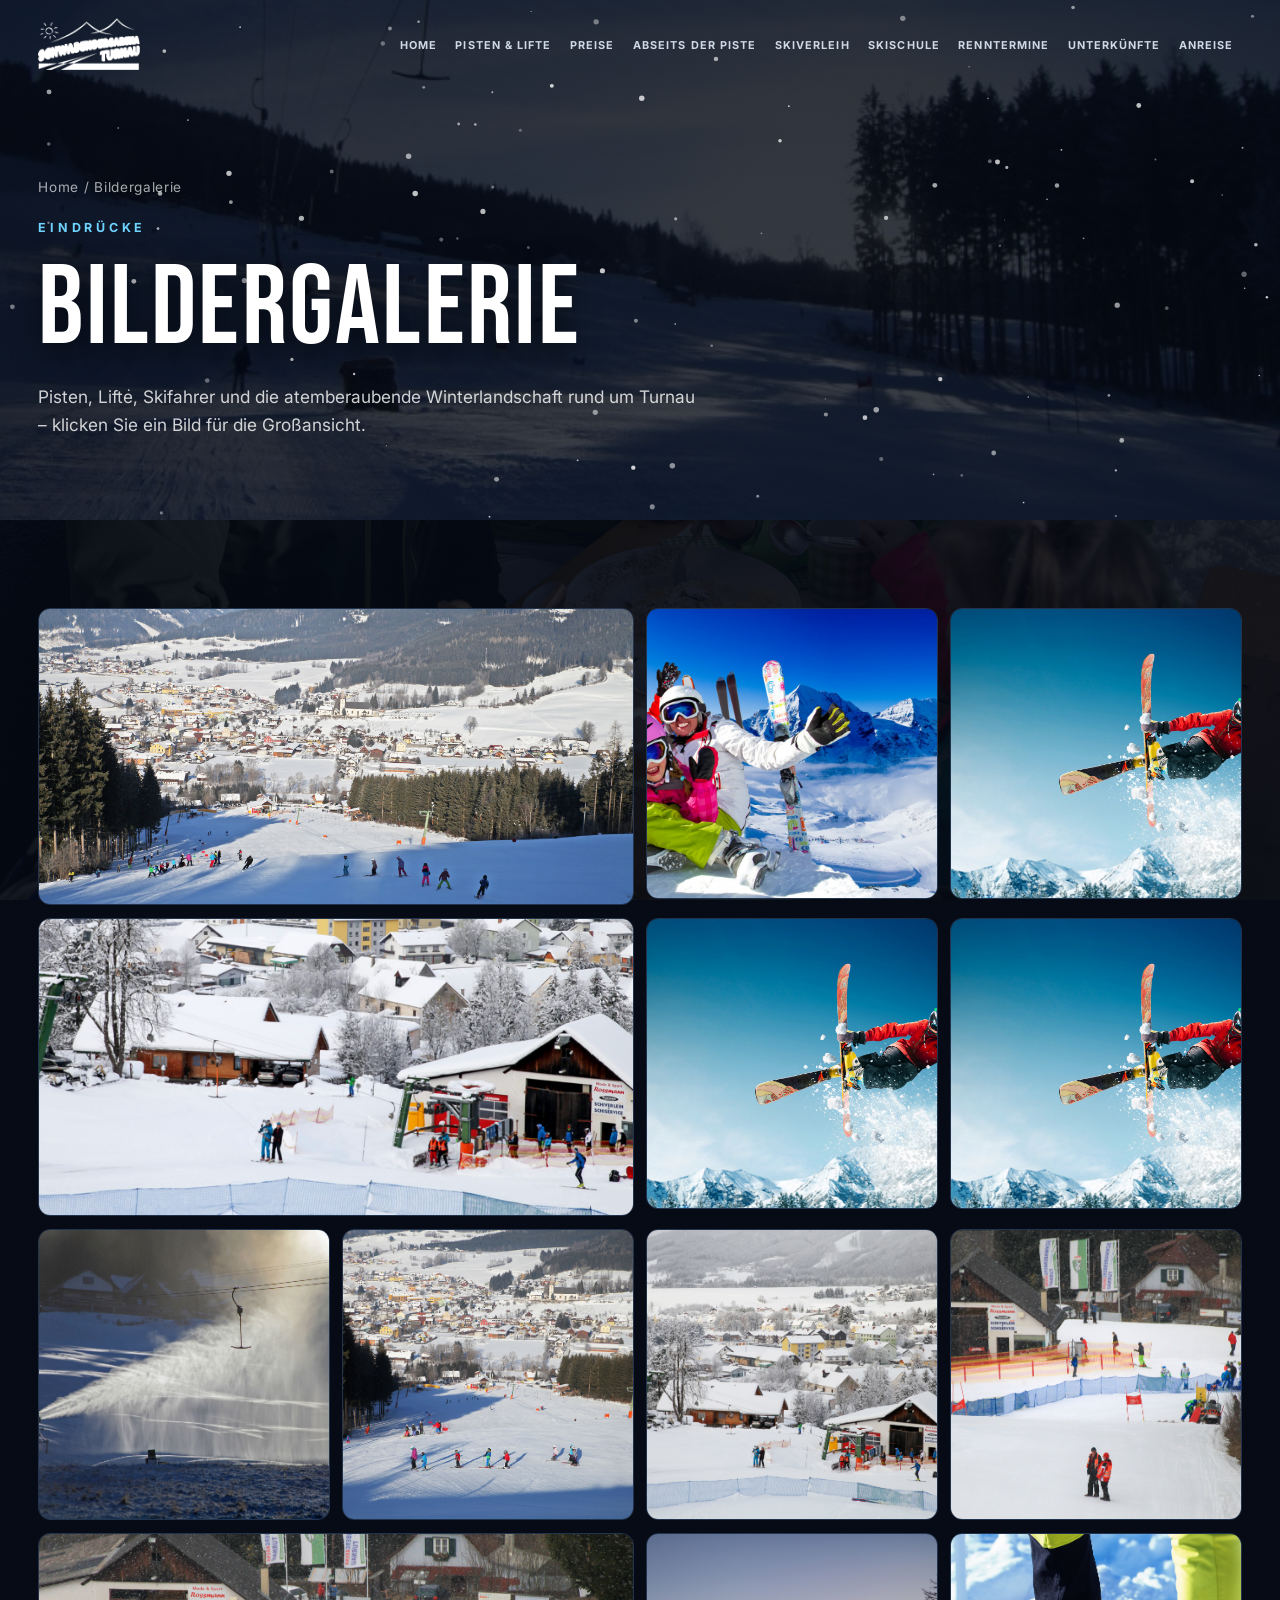
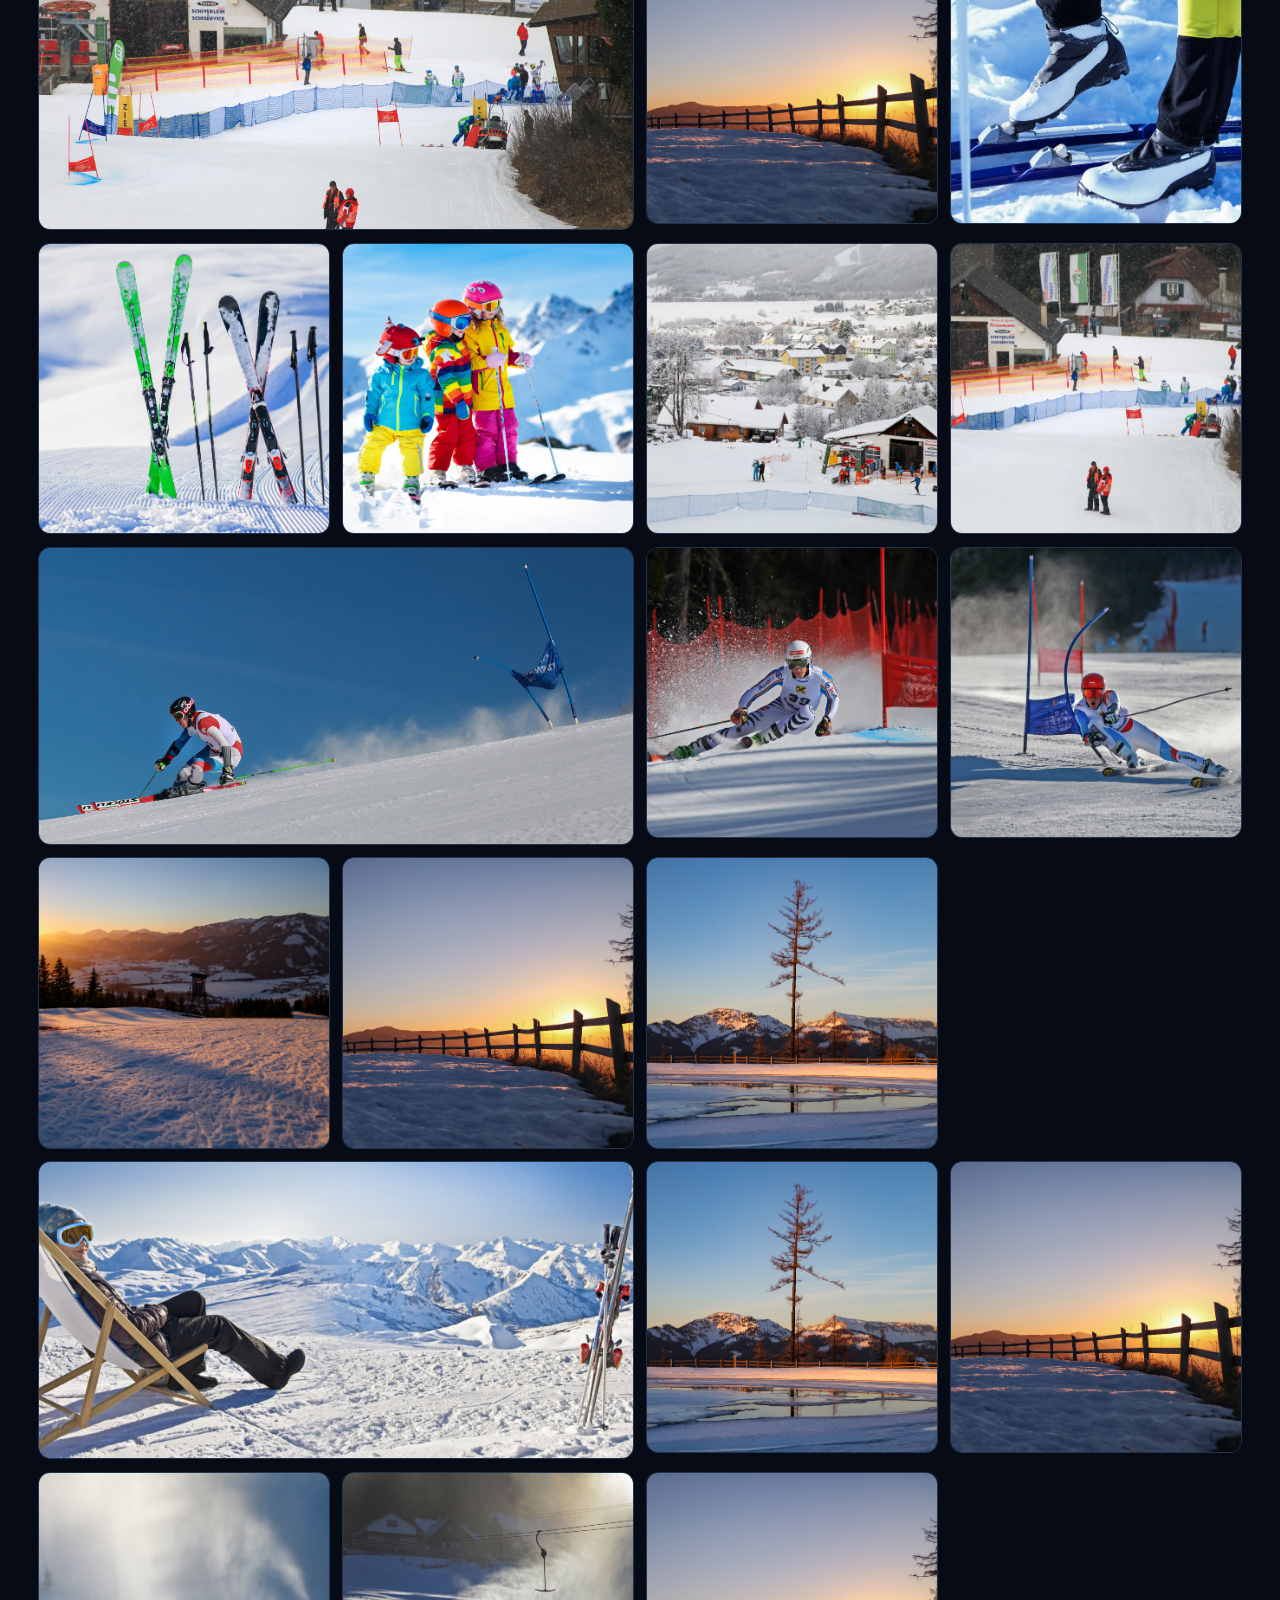
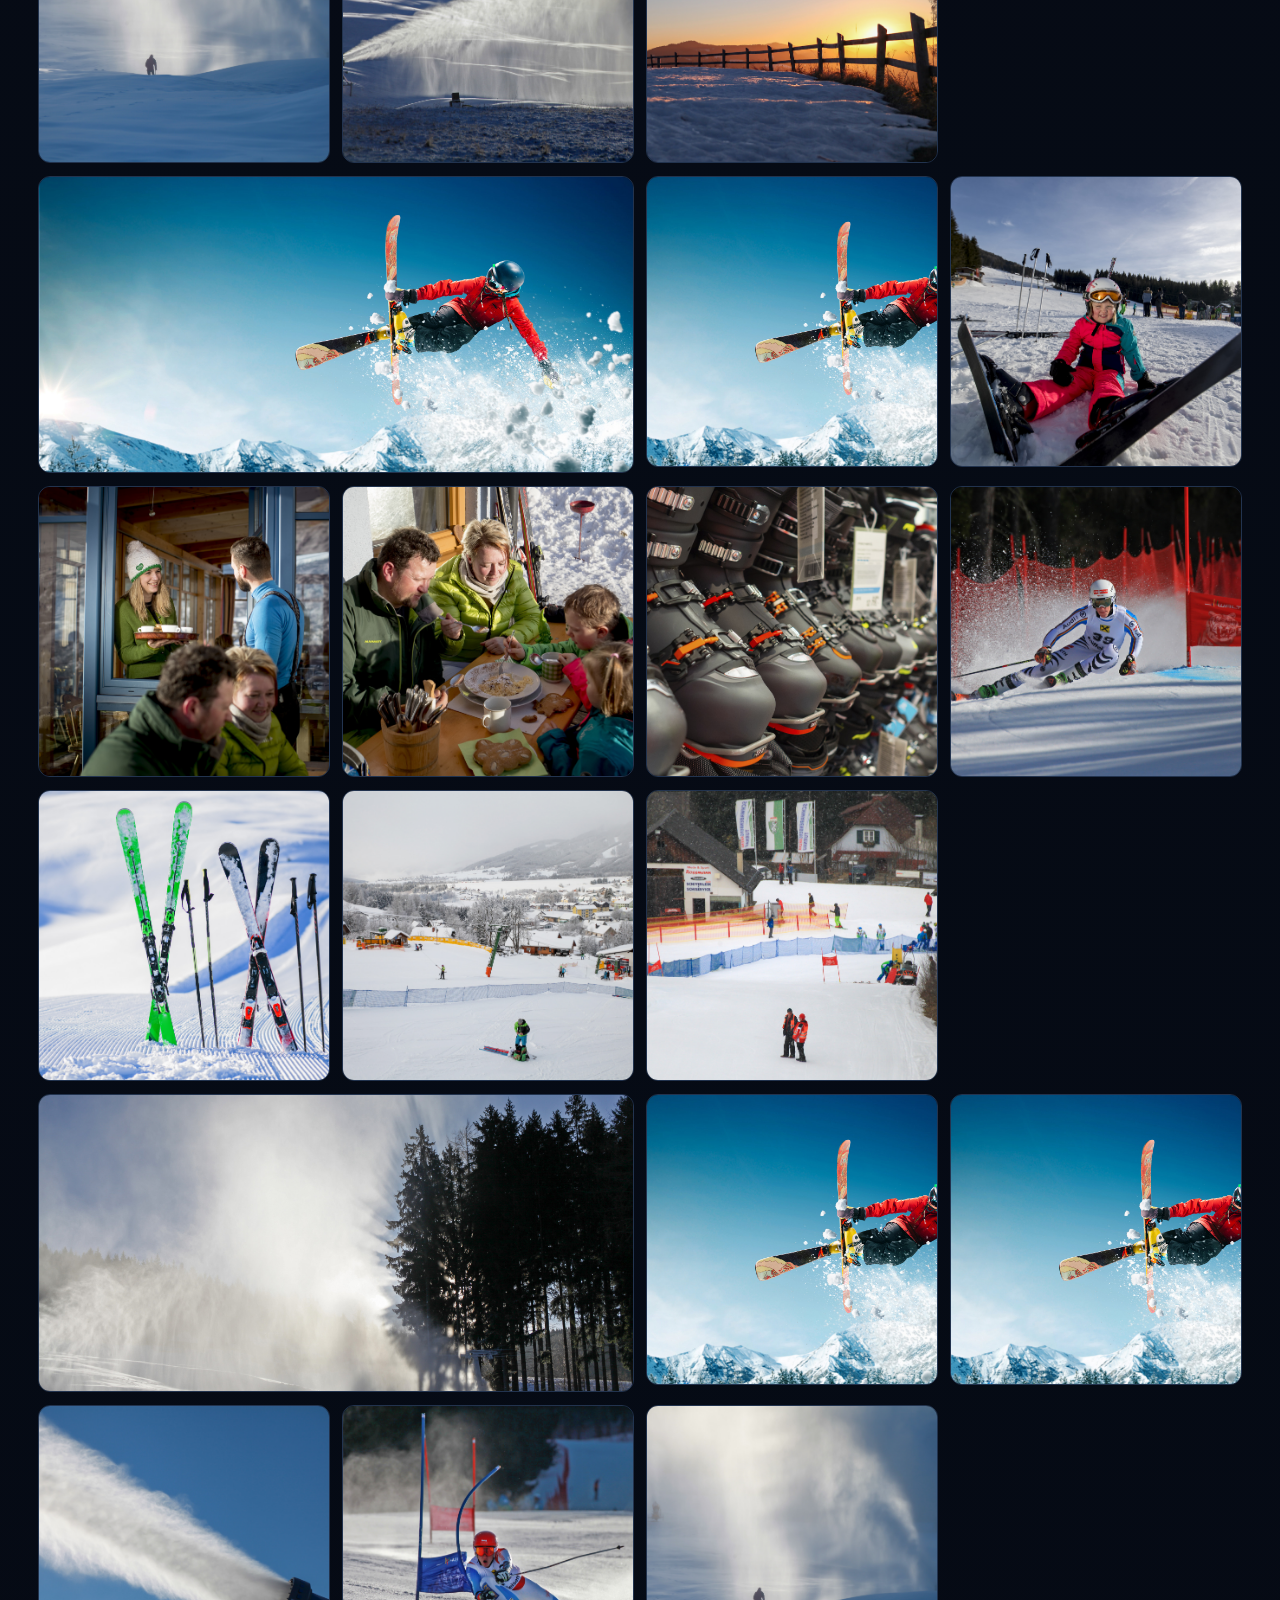
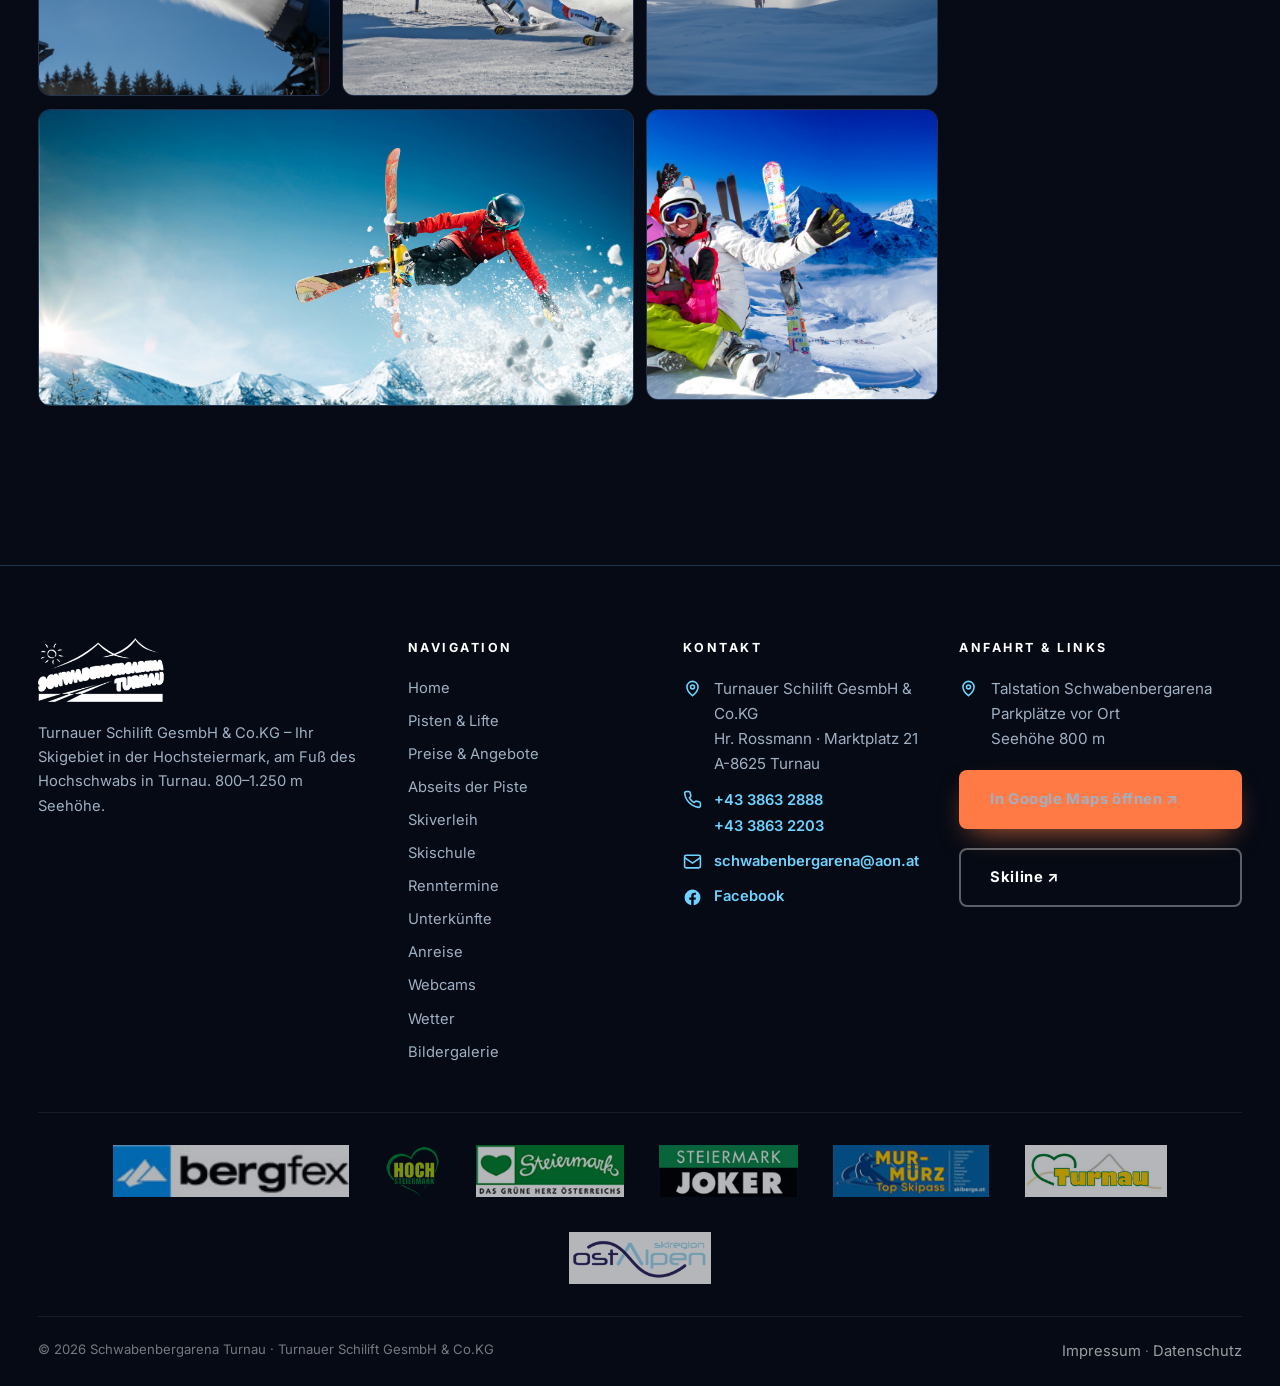
<file: bildergalerie/index.html>
<!DOCTYPE html>
<html lang="de">
<head>
<meta charset="UTF-8">
<meta name="viewport" content="width=device-width, initial-scale=1.0">
<title>Bildergalerie – Schwabenbergarena Turnau</title>
<meta name="description" content="Bildergalerie der Schwabenbergarena Turnau: Pisten, Liftanlagen, Skifahrer und Winterlandschaften aus der Hochsteiermark.">
<link rel="icon" href="../images/img/schwabenbergarena.png">
<link rel="preconnect" href="https://fonts.googleapis.com">
<link rel="preconnect" href="https://fonts.gstatic.com" crossorigin>
<link href="https://fonts.googleapis.com/css2?family=Bebas+Neue&family=Inter:wght@400;500;600;700&display=swap" rel="stylesheet">
<link rel="stylesheet" href="../assets/css/style.css?v=2">
</head>
<body>

<header class="site-header">
  <div class="wrap">
    <a class="brand" href="../"><img src="../images/img/schwabenbergarena.png" alt="Schwabenbergarena Logo"></a>
    <button class="burger" aria-label="Menü öffnen">☰</button>
    <nav class="nav">
      <ul>
        <li><a href="../">Home</a></li>
        <li><a href="../pisten-lifte">Pisten &amp; Lifte</a></li>
        <li><a href="../preise-angebote">Preise</a></li>
        <li><a href="../abseits-der-piste">Abseits der Piste</a></li>
        <li><a href="../skiverleih">Skiverleih</a></li>
        <li><a href="../skischule">Skischule</a></li>
        <li><a href="../renntermine">Renntermine</a></li>
        <li><a href="../unterkuenfte">Unterkünfte</a></li>
        <li><a href="../anreise">Anreise</a></li>
      </ul>
    </nav>
  </div>
</header>

<section class="page-hero">
  <canvas class="snow-canvas"></canvas>
  <img class="bg" src="../images/photos/1707327506_5f5608bc37bf15f5608bc37c33.jpg" alt="Bildergalerie">
  <div class="wrap">
    <p class="crumbs"><a href="../">Home</a> / Bildergalerie</p>
    <p class="eyebrow">Eindrücke</p>
    <h1>Bildergalerie</h1>
    <p class="lead">Pisten, Lifte, Skifahrer und die atemberaubende Winterlandschaft rund um Turnau – klicken Sie ein Bild für die Großansicht.</p>
  </div>
</section>

<section class="section has-bg" style="background-image:url('../images/photos/3322455941_5f69c4f9182de5f69c4f918325.jpg')">
  <div class="wrap">
    <div class="gallery">
      <figure class="wide"><img src="../images/photos/0716006766_5f61d5b4992cd5f61d5b499324.jpg" alt="Schwabenbergarena"></figure>
      <figure><img src="../images/photos/4810448130_5f59f67c8c7245f59f67c8c790.jpg" alt="Skifahrer"></figure>
      <figure><img src="../images/photos/5831435806_5f4cbbc3b84ec5f4cbbc3b8649.jpg" alt="Winterlandschaft"></figure>
      <figure class="wide"><img src="../images/photos/3603469324_5f50d54e417265f50d54e4176a.jpg" alt="Panorama"></figure>
      <figure><img src="../images/photos/0303341025_5f50db96311c55f50db963120e.jpg" alt="Piste"></figure>
      <figure><img src="../images/photos/0403475293_5f50dbdf85cc95f50dbdf85d11.jpg" alt="Skigebiet"></figure>
      <figure><img src="../images/photos/0916374136_5f61d6512a2dd5f61d6512a328.jpg" alt="Abfahrt"></figure>
      <figure><img src="../images/photos/1003441137_5f50dd44a2a295f50dd44a2a6b.jpg" alt="Pistenansicht"></figure>
      <figure><img src="../images/photos/1003445827_5f50dd44a30b15f50dd44a30f3.jpg" alt="Lift"></figure>
      <figure><img src="../images/photos/1003449678_5f50dd44a224d5f50dd44a227c.jpg" alt="Schnee"></figure>
      <figure class="wide"><img src="../images/photos/1016229939_5f61d67eba9615f61d67eba9b2.jpg" alt="Skifahrer auf der Piste"></figure>
      <figure><img src="../images/photos/1310444742_5f59ee487471a5f59ee4874758.jpg" alt="Verschneite Berge"></figure>
      <figure><img src="../images/photos/1310448799_5f59ee4873a465f59ee4873aa9.jpg" alt="Winterwanderung"></figure>
      <figure><img src="../images/photos/1310449719_5f59ee48740cb5f59ee487411c.jpg" alt="Schnee"></figure>
      <figure><img src="../images/photos/1910512240_5f59fdc72cf005f59fdc72cf41.jpg" alt="Skikurs"></figure>
      <figure><img src="../images/photos/1910514141_5f59fdc72d40d5f59fdc72d44e.jpg" alt="Unterricht"></figure>
      <figure><img src="../images/photos/1910518865_5f59fdc72c7445f59fdc72c789.jpg" alt="Lernen"></figure>
      <figure class="wide"><img src="../images/photos/2010582141_5f59fe0a30f0f5f59fe0a30f65.jpg" alt="Rennstrecke"></figure>
      <figure><img src="../images/photos/2010584890_5f59fe0a3155a5f59fe0a315a4.jpg" alt="Rennen"></figure>
      <figure><img src="../images/photos/2010588867_5f59fe0a31be45f59fe0a31c24.jpg" alt="Torfahren"></figure>
      <figure><img src="../images/photos/2310113319_5f59fe8fadf285f59fe8fadf73.jpg" alt="Turnau"></figure>
      <figure><img src="../images/photos/2310116262_5f59fe8fae55b5f59fe8fae5a4.jpg" alt="Ortsansicht"></figure>
      <figure><img src="../images/photos/2310116953_5f59fe8faebaa5f59fe8faebf0.jpg" alt="Region"></figure>
      <figure class="wide"><img src="../images/photos/2510163537_5f59f0fc4b2775f59f0fc4b2b9.jpg" alt="Schneeschuhwandern"></figure>
      <figure><img src="../images/photos/2510258194_5f59f1055ea5f5f59f1055eaa6.jpg" alt="Langlauf"></figure>
      <figure><img src="../images/photos/2610021612_5f59ff3a5e9725f59ff3a5e9b1.jpg" alt="Winter"></figure>
      <figure><img src="../images/photos/2610023674_5f59ff3a5e41f5f59ff3a5e462.jpg" alt="Landschaft"></figure>
      <figure><img src="../images/photos/2610025822_5f59ff3a5ee4a5f59ff3a5ee84.jpg" alt="Panorama"></figure>
      <figure><img src="../images/photos/2610451824_5f59f1550a7925f59f1550a8a4.jpg" alt="Turnau im Winter"></figure>
      <figure class="wide"><img src="../images/photos/2903118937_5f50d38769fa25f50d38769fee.jpg" alt="Aussicht"></figure>
      <figure><img src="../images/photos/3002575839_5f4fbab19094b5f4fbab190994.jpg" alt="Webcam-Bild"></figure>
      <figure><img src="../images/photos/3322454425_5f69c4f9187745f69c4f9187d1.jpg" alt="Berge"></figure>
      <figure><img src="../images/photos/3322455444_5f69c4f918cda5f69c4f918d1f.jpg" alt="Fels und Schnee"></figure>
      <figure><img src="../images/photos/3322455941_5f69c4f9182de5f69c4f918325.jpg" alt="Winterlandschaft"></figure>
      <figure><img src="../images/photos/4210493548_5f59f51a00afc5f59f51a00b84.jpg" alt="Verleih"></figure>
      <figure><img src="../images/photos/4210507986_5f59f51a010e85f59f51a0112f.jpg" alt="Ausrüstung"></figure>
      <figure><img src="../images/photos/4210509591_5f59f51a0161a5f59f51a01657.jpg" alt="Snowboard"></figure>
      <figure><img src="../images/photos/4416219598_5f61de7555ddc5f61de7555e30.jpg" alt="Skiverleih"></figure>
      <figure><img src="../images/photos/4416405979_5f61de8841b125f61de8841b5c.jpg" alt="Skistunde"></figure>
      <figure class="wide"><img src="../images/photos/4516034717_5f61de9f579c65f61de9f57a6f.jpg" alt="Anfahrt"></figure>
      <figure><img src="../images/photos/4803169596_5f50c9f07bb0e5f50c9f07bb51.jpg" alt="Ausrüstung"></figure>
      <figure><img src="../images/photos/4803341141_5f50ca02b0f115f50ca02b0f54.jpg" alt="Skifahren"></figure>
      <figure><img src="../images/photos/4910333466_5f59f6adaab7f5f59f6adaabc7.jpg" alt="Piste"></figure>
      <figure><img src="../images/photos/4910334901_5f59f6adab3c75f59f6adab403.jpg" alt="Skifahrer"></figure>
      <figure><img src="../images/photos/4910335897_5f59f6adaaf105f59f6adaaf5c.jpg" alt="Abfahrt"></figure>
      <figure class="wide"><img src="../images/photos/5203139270_5f50cade004a55f50cade004e5.jpg" alt="Unterkunft"></figure>
      <figure><img src="../images/photos/5010366462_5f59f6ec1cef45f59f6ec1cf36.jpg" alt="Arena"></figure>
    </div>
    <div class="center mt-3 reveal">
      <p style="color:var(--ink-soft);font-size:.85rem">© Bildmaterial: Adobe Stock, Günter Breitler und Turnauer Schilift GesmbH &amp; Co.KG</p>
    </div>
  </div>
</section>

<footer class="site-footer">
  <div class="wrap">
    <div class="footer-grid">
      <div>
        <a href="../"><img src="../images/img/schwabenbergarena.png" alt="Schwabenbergarena" style="height:64px;margin-bottom:1.2rem;filter:brightness(0) invert(1)"></a>
        <p>Turnauer Schilift GesmbH &amp; Co.KG – Ihr Skigebiet in der Hochsteiermark, am Fuß des Hochschwabs in Turnau. 800–1.250 m Seehöhe.</p>
      </div>
      <div>
        <h4>Navigation</h4>
        <div class="footer-links">
          <a href="../">Home</a>
          <a href="../pisten-lifte">Pisten &amp; Lifte</a>
          <a href="../preise-angebote">Preise &amp; Angebote</a>
          <a href="../abseits-der-piste">Abseits der Piste</a>
          <a href="../skiverleih">Skiverleih</a>
          <a href="../skischule">Skischule</a>
          <a href="../renntermine">Renntermine</a>
          <a href="../unterkuenfte">Unterkünfte</a>
          <a href="../anreise">Anreise</a>
          <a href="../webcams">Webcams</a>
          <a href="../wetter">Wetter</a>
          <a href="../bildergalerie">Bildergalerie</a>
        </div>
      </div>
      <div>
        <h4>Kontakt</h4>
        <div class="footer-contact">
          <div class="contact-line"><svg viewBox="0 0 24 24" fill="none" stroke="currentColor" stroke-width="2"><path d="M12 21s-7-5.5-7-11a7 7 0 1 1 14 0c0 5.5-7 11-7 11z"/><circle cx="12" cy="10" r="2.5"/></svg><span>Turnauer Schilift GesmbH &amp; Co.KG<br>Hr. Rossmann · Marktplatz 21<br>A-8625 Turnau</span></div>
          <div class="contact-line"><svg viewBox="0 0 24 24" fill="none" stroke="currentColor" stroke-width="2"><path d="M22 16.9v3a2 2 0 0 1-2.2 2 19.8 19.8 0 0 1-8.6-3.1 19.5 19.5 0 0 1-6-6A19.8 19.8 0 0 1 2.1 4.2 2 2 0 0 1 4.1 2h3a2 2 0 0 1 2 1.7c.1 1 .4 2 .7 2.9a2 2 0 0 1-.5 2.1L8.1 9.9a16 16 0 0 0 6 6l1.2-1.2a2 2 0 0 1 2.1-.5c.9.3 1.9.6 2.9.7a2 2 0 0 1 1.7 2z"/></svg><span><a href="tel:+4338632888">+43 3863 2888</a><br><a href="tel:+4338632203">+43 3863 2203</a></span></div>
          <div class="contact-line"><svg viewBox="0 0 24 24" fill="none" stroke="currentColor" stroke-width="2"><rect x="2" y="4" width="20" height="16" rx="2"/><path d="m2 7 10 7L22 7"/></svg><a href="mailto:schwabenbergarena@aon.at">schwabenbergarena@aon.at</a></div>
          <div class="contact-line"><svg viewBox="0 0 24 24" fill="currentColor"><path d="M22 12a10 10 0 1 0-11.6 9.9v-7H7.9V12h2.5V9.8c0-2.5 1.5-3.9 3.8-3.9 1.1 0 2.2.2 2.2.2v2.5h-1.3c-1.2 0-1.6.8-1.6 1.6V12h2.8l-.4 2.9h-2.4v7A10 10 0 0 0 22 12z"/></svg><a href="https://www.facebook.com/schwabenbergarena.turnau" target="_blank" rel="noopener">Facebook</a></div>
        </div>
      </div>
      <div>
        <h4>Anfahrt &amp; Links</h4>
        <div class="footer-contact">
          <div class="contact-line"><svg viewBox="0 0 24 24" fill="none" stroke="currentColor" stroke-width="2"><path d="M12 21s-7-5.5-7-11a7 7 0 1 1 14 0c0 5.5-7 11-7 11z"/><circle cx="12" cy="10" r="2.5"/></svg><span>Talstation Schwabenbergarena<br>Parkplätze vor Ort<br>Seehöhe 800 m</span></div>
          <a class="btn btn-primary" style="margin-top:.5rem" href="https://www.google.com/maps/search/?api=1&query=Schwabenbergarena+Turnau" target="_blank" rel="noopener">In Google Maps öffnen ↗</a>
          <a class="btn btn-ghost" style="margin-top:.5rem;border-color:rgba(255,255,255,.35);color:#fff" href="https://www.skiline.cc/" target="_blank" rel="noopener">Skiline ↗</a>
        </div>
      </div>
    </div>
    <div class="footer-partners">
      <div class="wrap partners">
        <a href="http://www.bergfex.at/turnau/" target="_blank" rel="noopener"><img src="../images/img/bergfex.jpg" alt="bergfex"></a>
        <a href="http://www.hochsteiermark.at/" target="_blank" rel="noopener"><img src="../images/hoch.png" alt="Hochsteiermark"></a>
        <a href="http://www.steiermark.com/" target="_blank" rel="noopener"><img src="../images/img/steiermark.png" alt="Steiermark"></a>
        <a href="http://www.steiermarkjoker.at/" target="_blank" rel="noopener"><img src="../images/img/steiermark_joker.png" alt="Steiermark Joker"></a>
        <a href="http://www.skiberge.at/" target="_blank" rel="noopener"><img src="../images/img/murmuerz.jpg" alt="Skiberge"></a>
        <a href="http://www.turnau.gv.at/tourismus/home/" target="_blank" rel="noopener"><img src="../images/img/turnau.png" alt="Turnau"></a>
        <a href="http://www.skiregion-ostalpen.at/" target="_blank" rel="noopener"><img src="../images/img/ostalpen.png" alt="Ostalpen"></a>
      </div>
    </div>
    <div class="footer-bottom">
      <span>© 2026 Schwabenbergarena Turnau · Turnauer Schilift GesmbH &amp; Co.KG</span>
      <span><a href="../impressum">Impressum</a> · <a href="../datenschutz">Datenschutz</a></span>
    </div>
  </div>
</footer>

<script src="../assets/js/main.js?v=2"></script>
</body>
</html>
</file>
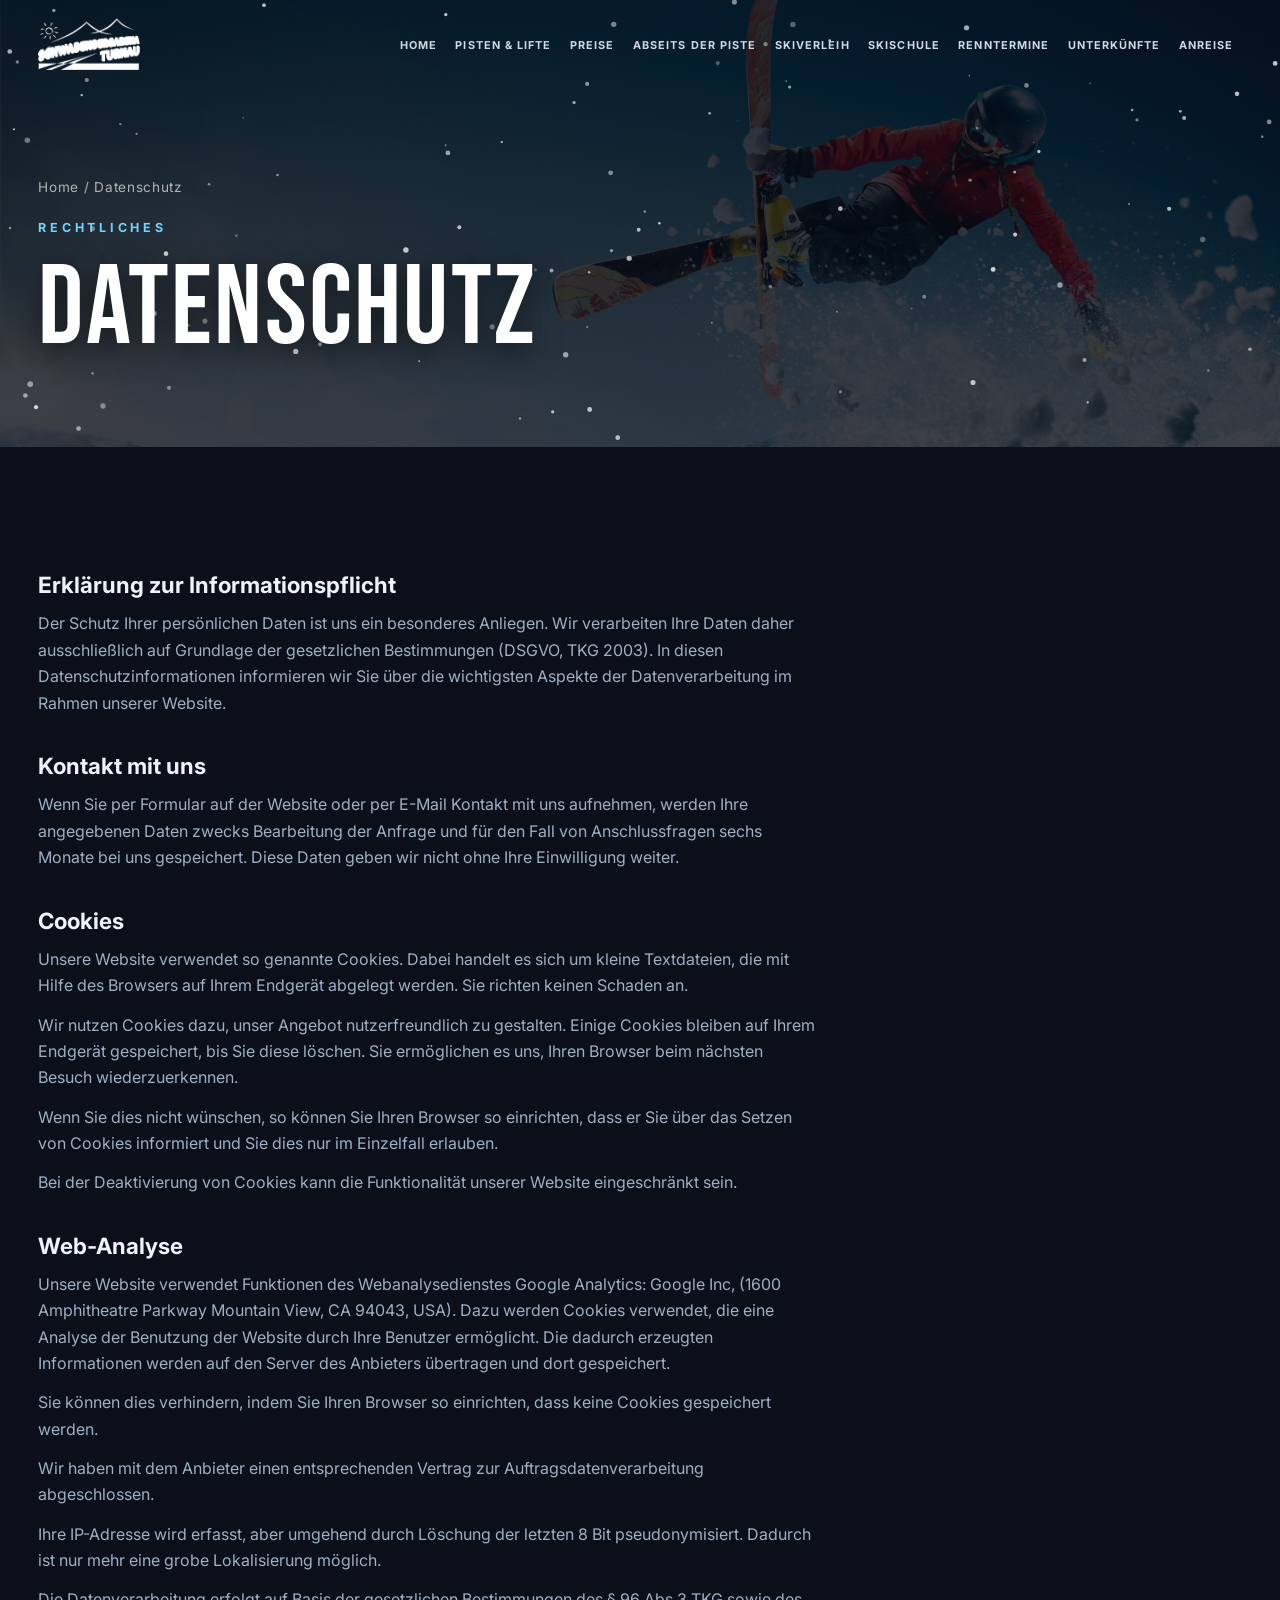
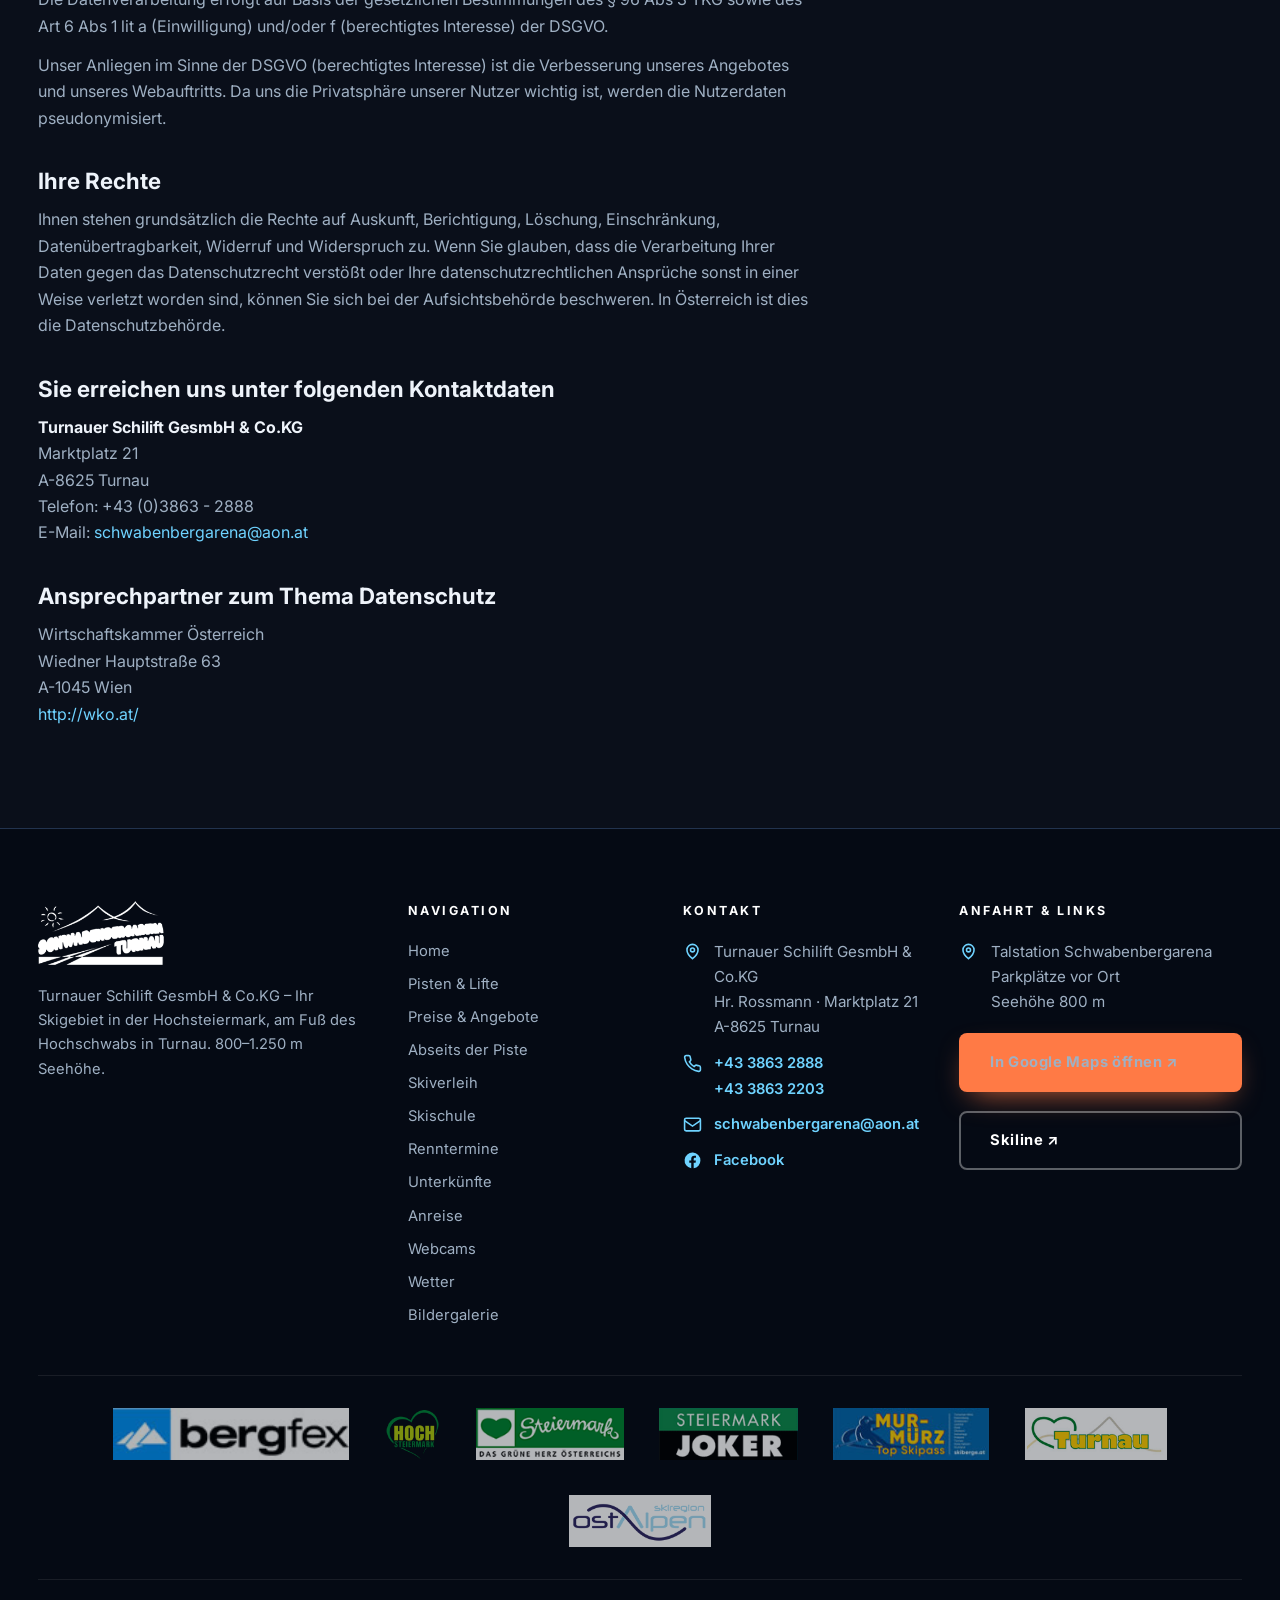
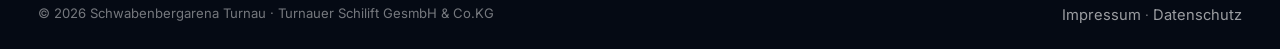
<file: datenschutz/index.html>
<!DOCTYPE html>
<html lang="de">
<head>
<meta charset="UTF-8">
<meta name="viewport" content="width=device-width, initial-scale=1.0">
<title>Datenschutz – Schwabenbergarena Turnau</title>
<meta name="description" content="Datenschutzerklärung der Schwabenbergarena Turnau – Turnauer Schilift GesmbH & Co.KG.">
<meta name="robots" content="noindex">
<link rel="icon" href="../images/img/schwabenbergarena.png">
<link rel="preconnect" href="https://fonts.googleapis.com">
<link rel="preconnect" href="https://fonts.gstatic.com" crossorigin>
<link href="https://fonts.googleapis.com/css2?family=Bebas+Neue&family=Inter:wght@400;500;600;700&display=swap" rel="stylesheet">
<link rel="stylesheet" href="../assets/css/style.css?v=2">
</head>
<body>

<header class="site-header">
  <div class="wrap">
    <a class="brand" href="../"><img src="../images/img/schwabenbergarena.png" alt="Schwabenbergarena Logo"></a>
    <button class="burger" aria-label="Menü öffnen">☰</button>
    <nav class="nav">
      <ul>
        <li><a href="../">Home</a></li>
        <li><a href="../pisten-lifte">Pisten &amp; Lifte</a></li>
        <li><a href="../preise-angebote">Preise</a></li>
        <li><a href="../abseits-der-piste">Abseits der Piste</a></li>
        <li><a href="../skiverleih">Skiverleih</a></li>
        <li><a href="../skischule">Skischule</a></li>
        <li><a href="../renntermine">Renntermine</a></li>
        <li><a href="../unterkuenfte">Unterkünfte</a></li>
        <li><a href="../anreise">Anreise</a></li>
      </ul>
    </nav>
  </div>
</header>

<section class="page-hero">
  <canvas class="snow-canvas"></canvas>
  <img class="bg" src="../images/photos/5003543742_5f50d89eb686a5f50d89eb68b3.jpg" alt="">
  <div class="wrap">
    <p class="crumbs"><a href="../">Home</a> / Datenschutz</p>
    <p class="eyebrow">Rechtliches</p>
    <h1>Datenschutz</h1>
  </div>
</section>

<section class="section">
  <div class="wrap">
    <div class="legal reveal">
      <h3>Erklärung zur Informationspflicht</h3>
      <p>Der Schutz Ihrer persönlichen Daten ist uns ein besonderes Anliegen. Wir verarbeiten Ihre Daten daher ausschließlich auf Grundlage der gesetzlichen Bestimmungen (DSGVO, TKG 2003). In diesen Datenschutzinformationen informieren wir Sie über die wichtigsten Aspekte der Datenverarbeitung im Rahmen unserer Website.</p>

      <h3>Kontakt mit uns</h3>
      <p>Wenn Sie per Formular auf der Website oder per E-Mail Kontakt mit uns aufnehmen, werden Ihre angegebenen Daten zwecks Bearbeitung der Anfrage und für den Fall von Anschlussfragen sechs Monate bei uns gespeichert. Diese Daten geben wir nicht ohne Ihre Einwilligung weiter.</p>

      <h3>Cookies</h3>
      <p>Unsere Website verwendet so genannte Cookies. Dabei handelt es sich um kleine Textdateien, die mit Hilfe des Browsers auf Ihrem Endgerät abgelegt werden. Sie richten keinen Schaden an.</p>
      <p>Wir nutzen Cookies dazu, unser Angebot nutzerfreundlich zu gestalten. Einige Cookies bleiben auf Ihrem Endgerät gespeichert, bis Sie diese löschen. Sie ermöglichen es uns, Ihren Browser beim nächsten Besuch wiederzuerkennen.</p>
      <p>Wenn Sie dies nicht wünschen, so können Sie Ihren Browser so einrichten, dass er Sie über das Setzen von Cookies informiert und Sie dies nur im Einzelfall erlauben.</p>
      <p>Bei der Deaktivierung von Cookies kann die Funktionalität unserer Website eingeschränkt sein.</p>

      <h3>Web-Analyse</h3>
      <p>Unsere Website verwendet Funktionen des Webanalysedienstes Google Analytics: Google Inc, (1600 Amphitheatre Parkway Mountain View, CA 94043, USA). Dazu werden Cookies verwendet, die eine Analyse der Benutzung der Website durch Ihre Benutzer ermöglicht. Die dadurch erzeugten Informationen werden auf den Server des Anbieters übertragen und dort gespeichert.</p>
      <p>Sie können dies verhindern, indem Sie Ihren Browser so einrichten, dass keine Cookies gespeichert werden.</p>
      <p>Wir haben mit dem Anbieter einen entsprechenden Vertrag zur Auftragsdatenverarbeitung abgeschlossen.</p>
      <p>Ihre IP-Adresse wird erfasst, aber umgehend durch Löschung der letzten 8 Bit pseudonymisiert. Dadurch ist nur mehr eine grobe Lokalisierung möglich.</p>
      <p>Die Datenverarbeitung erfolgt auf Basis der gesetzlichen Bestimmungen des § 96 Abs 3 TKG sowie des Art 6 Abs 1 lit a (Einwilligung) und/oder f (berechtigtes Interesse) der DSGVO.</p>
      <p>Unser Anliegen im Sinne der DSGVO (berechtigtes Interesse) ist die Verbesserung unseres Angebotes und unseres Webauftritts. Da uns die Privatsphäre unserer Nutzer wichtig ist, werden die Nutzerdaten pseudonymisiert.</p>

      <h3>Ihre Rechte</h3>
      <p>Ihnen stehen grundsätzlich die Rechte auf Auskunft, Berichtigung, Löschung, Einschränkung, Datenübertragbarkeit, Widerruf und Widerspruch zu. Wenn Sie glauben, dass die Verarbeitung Ihrer Daten gegen das Datenschutzrecht verstößt oder Ihre datenschutzrechtlichen Ansprüche sonst in einer Weise verletzt worden sind, können Sie sich bei der Aufsichtsbehörde beschweren. In Österreich ist dies die Datenschutzbehörde.</p>

      <h3>Sie erreichen uns unter folgenden Kontaktdaten</h3>
      <p><strong>Turnauer Schilift GesmbH &amp; Co.KG</strong><br>Marktplatz 21<br>A-8625 Turnau<br>Telefon: +43 (0)3863 - 2888<br>E-Mail: <a href="mailto:schwabenbergarena@aon.at" style="color:var(--accent2)">schwabenbergarena@aon.at</a></p>

      <h3>Ansprechpartner zum Thema Datenschutz</h3>
      <p>Wirtschaftskammer Österreich<br>Wiedner Hauptstraße 63<br>A-1045 Wien<br><a href="http://wko.at/" target="_blank" rel="noopener" style="color:var(--accent2)">http://wko.at/</a></p>
    </div>
  </div>
</section>

<footer class="site-footer">
  <div class="wrap">
    <div class="footer-grid">
      <div>
        <a href="../"><img src="../images/img/schwabenbergarena.png" alt="Schwabenbergarena" style="height:64px;margin-bottom:1.2rem;filter:brightness(0) invert(1)"></a>
        <p>Turnauer Schilift GesmbH &amp; Co.KG – Ihr Skigebiet in der Hochsteiermark, am Fuß des Hochschwabs in Turnau. 800–1.250 m Seehöhe.</p>
      </div>
      <div>
        <h4>Navigation</h4>
        <div class="footer-links">
          <a href="../">Home</a>
          <a href="../pisten-lifte">Pisten &amp; Lifte</a>
          <a href="../preise-angebote">Preise &amp; Angebote</a>
          <a href="../abseits-der-piste">Abseits der Piste</a>
          <a href="../skiverleih">Skiverleih</a>
          <a href="../skischule">Skischule</a>
          <a href="../renntermine">Renntermine</a>
          <a href="../unterkuenfte">Unterkünfte</a>
          <a href="../anreise">Anreise</a>
          <a href="../webcams">Webcams</a>
          <a href="../wetter">Wetter</a>
          <a href="../bildergalerie">Bildergalerie</a>
        </div>
      </div>
      <div>
        <h4>Kontakt</h4>
        <div class="footer-contact">
          <div class="contact-line"><svg viewBox="0 0 24 24" fill="none" stroke="currentColor" stroke-width="2"><path d="M12 21s-7-5.5-7-11a7 7 0 1 1 14 0c0 5.5-7 11-7 11z"/><circle cx="12" cy="10" r="2.5"/></svg><span>Turnauer Schilift GesmbH &amp; Co.KG<br>Hr. Rossmann · Marktplatz 21<br>A-8625 Turnau</span></div>
          <div class="contact-line"><svg viewBox="0 0 24 24" fill="none" stroke="currentColor" stroke-width="2"><path d="M22 16.9v3a2 2 0 0 1-2.2 2 19.8 19.8 0 0 1-8.6-3.1 19.5 19.5 0 0 1-6-6A19.8 19.8 0 0 1 2.1 4.2 2 2 0 0 1 4.1 2h3a2 2 0 0 1 2 1.7c.1 1 .4 2 .7 2.9a2 2 0 0 1-.5 2.1L8.1 9.9a16 16 0 0 0 6 6l1.2-1.2a2 2 0 0 1 2.1-.5c.9.3 1.9.6 2.9.7a2 2 0 0 1 1.7 2z"/></svg><span><a href="tel:+4338632888">+43 3863 2888</a><br><a href="tel:+4338632203">+43 3863 2203</a></span></div>
          <div class="contact-line"><svg viewBox="0 0 24 24" fill="none" stroke="currentColor" stroke-width="2"><rect x="2" y="4" width="20" height="16" rx="2"/><path d="m2 7 10 7L22 7"/></svg><a href="mailto:schwabenbergarena@aon.at">schwabenbergarena@aon.at</a></div>
          <div class="contact-line"><svg viewBox="0 0 24 24" fill="currentColor"><path d="M22 12a10 10 0 1 0-11.6 9.9v-7H7.9V12h2.5V9.8c0-2.5 1.5-3.9 3.8-3.9 1.1 0 2.2.2 2.2.2v2.5h-1.3c-1.2 0-1.6.8-1.6 1.6V12h2.8l-.4 2.9h-2.4v7A10 10 0 0 0 22 12z"/></svg><a href="https://www.facebook.com/schwabenbergarena.turnau" target="_blank" rel="noopener">Facebook</a></div>
        </div>
      </div>
      <div>
        <h4>Anfahrt &amp; Links</h4>
        <div class="footer-contact">
          <div class="contact-line"><svg viewBox="0 0 24 24" fill="none" stroke="currentColor" stroke-width="2"><path d="M12 21s-7-5.5-7-11a7 7 0 1 1 14 0c0 5.5-7 11-7 11z"/><circle cx="12" cy="10" r="2.5"/></svg><span>Talstation Schwabenbergarena<br>Parkplätze vor Ort<br>Seehöhe 800 m</span></div>
          <a class="btn btn-primary" style="margin-top:.5rem" href="https://www.google.com/maps/search/?api=1&query=Schwabenbergarena+Turnau" target="_blank" rel="noopener">In Google Maps öffnen ↗</a>
          <a class="btn btn-ghost" style="margin-top:.5rem;border-color:rgba(255,255,255,.35);color:#fff" href="https://www.skiline.cc/" target="_blank" rel="noopener">Skiline ↗</a>
        </div>
      </div>
    </div>
    <div class="footer-partners">
      <div class="wrap partners">
        <a href="http://www.bergfex.at/turnau/" target="_blank" rel="noopener"><img src="../images/img/bergfex.jpg" alt="bergfex"></a>
        <a href="http://www.hochsteiermark.at/" target="_blank" rel="noopener"><img src="../images/hoch.png" alt="Hochsteiermark"></a>
        <a href="http://www.steiermark.com/" target="_blank" rel="noopener"><img src="../images/img/steiermark.png" alt="Steiermark"></a>
        <a href="http://www.steiermarkjoker.at/" target="_blank" rel="noopener"><img src="../images/img/steiermark_joker.png" alt="Steiermark Joker"></a>
        <a href="http://www.skiberge.at/" target="_blank" rel="noopener"><img src="../images/img/murmuerz.jpg" alt="Skiberge"></a>
        <a href="http://www.turnau.gv.at/tourismus/home/" target="_blank" rel="noopener"><img src="../images/img/turnau.png" alt="Turnau"></a>
        <a href="http://www.skiregion-ostalpen.at/" target="_blank" rel="noopener"><img src="../images/img/ostalpen.png" alt="Ostalpen"></a>
      </div>
    </div>
    <div class="footer-bottom">
      <span>© 2026 Schwabenbergarena Turnau · Turnauer Schilift GesmbH &amp; Co.KG</span>
      <span><a href="../impressum">Impressum</a> · <a href="../datenschutz">Datenschutz</a></span>
    </div>
  </div>
</footer>

<script src="../assets/js/main.js?v=2"></script>
</body>
</html>
</file>
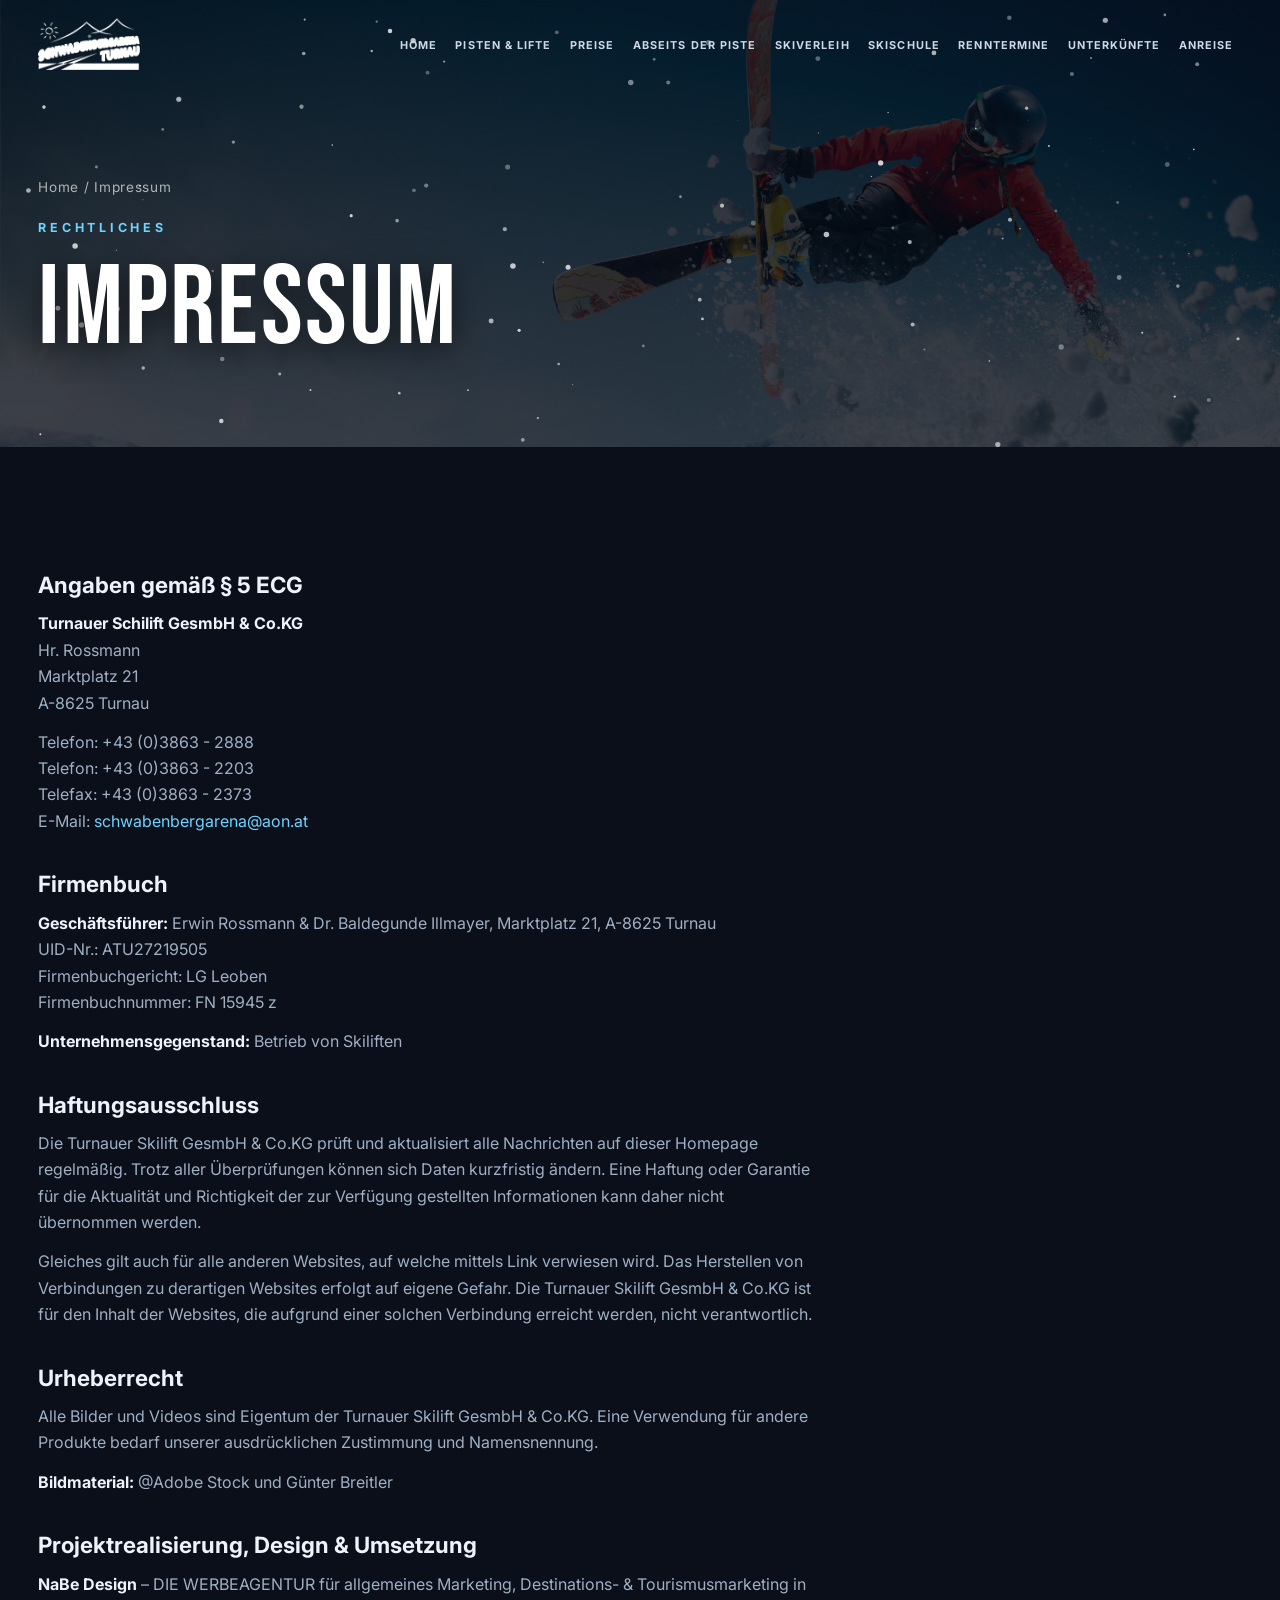
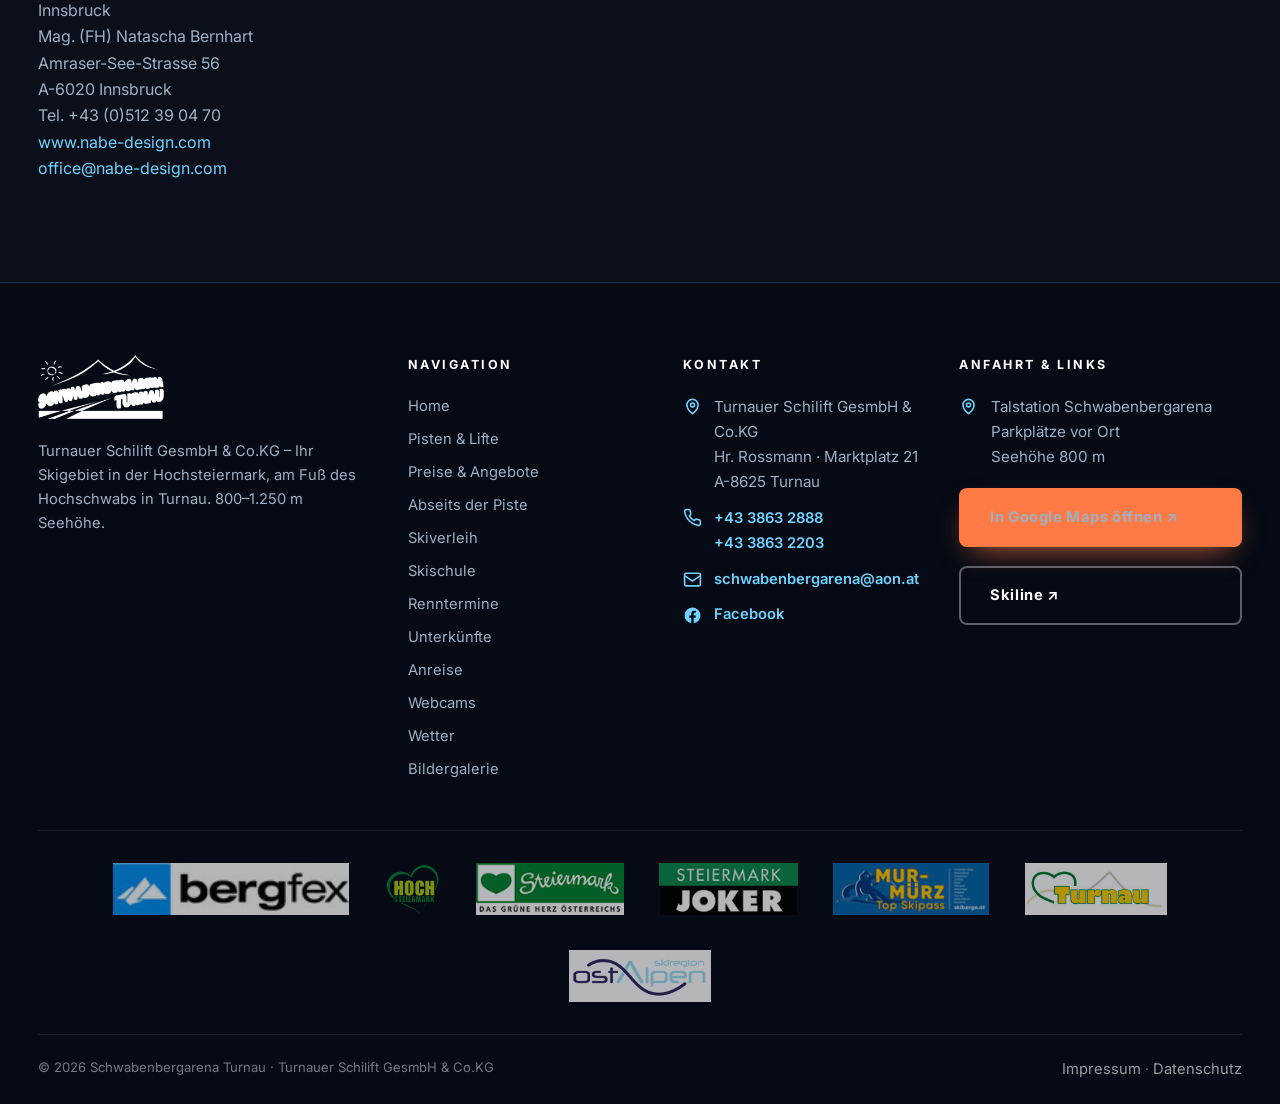
<file: impressum/index.html>
<!DOCTYPE html>
<html lang="de">
<head>
<meta charset="UTF-8">
<meta name="viewport" content="width=device-width, initial-scale=1.0">
<title>Impressum – Schwabenbergarena Turnau</title>
<meta name="description" content="Impressum der Schwabenbergarena Turnau – Turnauer Schilift GesmbH & Co.KG.">
<meta name="robots" content="noindex">
<link rel="icon" href="../images/img/schwabenbergarena.png">
<link rel="preconnect" href="https://fonts.googleapis.com">
<link rel="preconnect" href="https://fonts.gstatic.com" crossorigin>
<link href="https://fonts.googleapis.com/css2?family=Bebas+Neue&family=Inter:wght@400;500;600;700&display=swap" rel="stylesheet">
<link rel="stylesheet" href="../assets/css/style.css?v=2">
</head>
<body>

<header class="site-header">
  <div class="wrap">
    <a class="brand" href="../"><img src="../images/img/schwabenbergarena.png" alt="Schwabenbergarena Logo"></a>
    <button class="burger" aria-label="Menü öffnen">☰</button>
    <nav class="nav">
      <ul>
        <li><a href="../">Home</a></li>
        <li><a href="../pisten-lifte">Pisten &amp; Lifte</a></li>
        <li><a href="../preise-angebote">Preise</a></li>
        <li><a href="../abseits-der-piste">Abseits der Piste</a></li>
        <li><a href="../skiverleih">Skiverleih</a></li>
        <li><a href="../skischule">Skischule</a></li>
        <li><a href="../renntermine">Renntermine</a></li>
        <li><a href="../unterkuenfte">Unterkünfte</a></li>
        <li><a href="../anreise">Anreise</a></li>
      </ul>
    </nav>
  </div>
</header>

<section class="page-hero">
  <canvas class="snow-canvas"></canvas>
  <img class="bg" src="../images/photos/5003474774_5f50d897b22d95f50d897b2326.jpg" alt="">
  <div class="wrap">
    <p class="crumbs"><a href="../">Home</a> / Impressum</p>
    <p class="eyebrow">Rechtliches</p>
    <h1>Impressum</h1>
  </div>
</section>

<section class="section">
  <div class="wrap">
    <div class="legal reveal">
      <h3>Angaben gemäß § 5 ECG</h3>
      <p><strong>Turnauer Schilift GesmbH &amp; Co.KG</strong><br>Hr. Rossmann<br>Marktplatz 21<br>A-8625 Turnau</p>
      <p>Telefon: +43 (0)3863 - 2888<br>Telefon: +43 (0)3863 - 2203<br>Telefax: +43 (0)3863 - 2373<br>E-Mail: <a href="mailto:schwabenbergarena@aon.at" style="color:var(--accent2)">schwabenbergarena@aon.at</a></p>

      <h3>Firmenbuch</h3>
      <p><strong>Geschäftsführer:</strong> Erwin Rossmann &amp; Dr. Baldegunde Illmayer, Marktplatz 21, A-8625 Turnau<br>UID-Nr.: ATU27219505<br>Firmenbuchgericht: LG Leoben<br>Firmenbuchnummer: FN 15945 z</p>
      <p><strong>Unternehmensgegenstand:</strong> Betrieb von Skiliften</p>

      <h3>Haftungsausschluss</h3>
      <p>Die Turnauer Skilift GesmbH &amp; Co.KG prüft und aktualisiert alle Nachrichten auf dieser Homepage regelmäßig. Trotz aller Überprüfungen können sich Daten kurzfristig ändern. Eine Haftung oder Garantie für die Aktualität und Richtigkeit der zur Verfügung gestellten Informationen kann daher nicht übernommen werden.</p>
      <p>Gleiches gilt auch für alle anderen Websites, auf welche mittels Link verwiesen wird. Das Herstellen von Verbindungen zu derartigen Websites erfolgt auf eigene Gefahr. Die Turnauer Skilift GesmbH &amp; Co.KG ist für den Inhalt der Websites, die aufgrund einer solchen Verbindung erreicht werden, nicht verantwortlich.</p>

      <h3>Urheberrecht</h3>
      <p>Alle Bilder und Videos sind Eigentum der Turnauer Skilift GesmbH &amp; Co.KG. Eine Verwendung für andere Produkte bedarf unserer ausdrücklichen Zustimmung und Namensnennung.</p>
      <p><strong>Bildmaterial:</strong> @Adobe Stock und Günter Breitler</p>

      <h3>Projektrealisierung, Design &amp; Umsetzung</h3>
      <p><strong>NaBe Design</strong> – DIE WERBEAGENTUR für allgemeines Marketing, Destinations- &amp; Tourismusmarketing in Innsbruck<br>Mag. (FH) Natascha Bernhart<br>Amraser-See-Strasse 56<br>A-6020 Innsbruck<br>Tel. +43 (0)512 39 04 70<br><a href="https://www.nabe-design.com" target="_blank" rel="noopener" style="color:var(--accent2)">www.nabe-design.com</a><br><a href="mailto:office@nabe-design.com" style="color:var(--accent2)">office@nabe-design.com</a></p>
    </div>
  </div>
</section>

<footer class="site-footer">
  <div class="wrap">
    <div class="footer-grid">
      <div>
        <a href="../"><img src="../images/img/schwabenbergarena.png" alt="Schwabenbergarena" style="height:64px;margin-bottom:1.2rem;filter:brightness(0) invert(1)"></a>
        <p>Turnauer Schilift GesmbH &amp; Co.KG – Ihr Skigebiet in der Hochsteiermark, am Fuß des Hochschwabs in Turnau. 800–1.250 m Seehöhe.</p>
      </div>
      <div>
        <h4>Navigation</h4>
        <div class="footer-links">
          <a href="../">Home</a>
          <a href="../pisten-lifte">Pisten &amp; Lifte</a>
          <a href="../preise-angebote">Preise &amp; Angebote</a>
          <a href="../abseits-der-piste">Abseits der Piste</a>
          <a href="../skiverleih">Skiverleih</a>
          <a href="../skischule">Skischule</a>
          <a href="../renntermine">Renntermine</a>
          <a href="../unterkuenfte">Unterkünfte</a>
          <a href="../anreise">Anreise</a>
          <a href="../webcams">Webcams</a>
          <a href="../wetter">Wetter</a>
          <a href="../bildergalerie">Bildergalerie</a>
        </div>
      </div>
      <div>
        <h4>Kontakt</h4>
        <div class="footer-contact">
          <div class="contact-line"><svg viewBox="0 0 24 24" fill="none" stroke="currentColor" stroke-width="2"><path d="M12 21s-7-5.5-7-11a7 7 0 1 1 14 0c0 5.5-7 11-7 11z"/><circle cx="12" cy="10" r="2.5"/></svg><span>Turnauer Schilift GesmbH &amp; Co.KG<br>Hr. Rossmann · Marktplatz 21<br>A-8625 Turnau</span></div>
          <div class="contact-line"><svg viewBox="0 0 24 24" fill="none" stroke="currentColor" stroke-width="2"><path d="M22 16.9v3a2 2 0 0 1-2.2 2 19.8 19.8 0 0 1-8.6-3.1 19.5 19.5 0 0 1-6-6A19.8 19.8 0 0 1 2.1 4.2 2 2 0 0 1 4.1 2h3a2 2 0 0 1 2 1.7c.1 1 .4 2 .7 2.9a2 2 0 0 1-.5 2.1L8.1 9.9a16 16 0 0 0 6 6l1.2-1.2a2 2 0 0 1 2.1-.5c.9.3 1.9.6 2.9.7a2 2 0 0 1 1.7 2z"/></svg><span><a href="tel:+4338632888">+43 3863 2888</a><br><a href="tel:+4338632203">+43 3863 2203</a></span></div>
          <div class="contact-line"><svg viewBox="0 0 24 24" fill="none" stroke="currentColor" stroke-width="2"><rect x="2" y="4" width="20" height="16" rx="2"/><path d="m2 7 10 7L22 7"/></svg><a href="mailto:schwabenbergarena@aon.at">schwabenbergarena@aon.at</a></div>
          <div class="contact-line"><svg viewBox="0 0 24 24" fill="currentColor"><path d="M22 12a10 10 0 1 0-11.6 9.9v-7H7.9V12h2.5V9.8c0-2.5 1.5-3.9 3.8-3.9 1.1 0 2.2.2 2.2.2v2.5h-1.3c-1.2 0-1.6.8-1.6 1.6V12h2.8l-.4 2.9h-2.4v7A10 10 0 0 0 22 12z"/></svg><a href="https://www.facebook.com/schwabenbergarena.turnau" target="_blank" rel="noopener">Facebook</a></div>
        </div>
      </div>
      <div>
        <h4>Anfahrt &amp; Links</h4>
        <div class="footer-contact">
          <div class="contact-line"><svg viewBox="0 0 24 24" fill="none" stroke="currentColor" stroke-width="2"><path d="M12 21s-7-5.5-7-11a7 7 0 1 1 14 0c0 5.5-7 11-7 11z"/><circle cx="12" cy="10" r="2.5"/></svg><span>Talstation Schwabenbergarena<br>Parkplätze vor Ort<br>Seehöhe 800 m</span></div>
          <a class="btn btn-primary" style="margin-top:.5rem" href="https://www.google.com/maps/search/?api=1&query=Schwabenbergarena+Turnau" target="_blank" rel="noopener">In Google Maps öffnen ↗</a>
          <a class="btn btn-ghost" style="margin-top:.5rem;border-color:rgba(255,255,255,.35);color:#fff" href="https://www.skiline.cc/" target="_blank" rel="noopener">Skiline ↗</a>
        </div>
      </div>
    </div>
    <div class="footer-partners">
      <div class="wrap partners">
        <a href="http://www.bergfex.at/turnau/" target="_blank" rel="noopener"><img src="../images/img/bergfex.jpg" alt="bergfex"></a>
        <a href="http://www.hochsteiermark.at/" target="_blank" rel="noopener"><img src="../images/hoch.png" alt="Hochsteiermark"></a>
        <a href="http://www.steiermark.com/" target="_blank" rel="noopener"><img src="../images/img/steiermark.png" alt="Steiermark"></a>
        <a href="http://www.steiermarkjoker.at/" target="_blank" rel="noopener"><img src="../images/img/steiermark_joker.png" alt="Steiermark Joker"></a>
        <a href="http://www.skiberge.at/" target="_blank" rel="noopener"><img src="../images/img/murmuerz.jpg" alt="Skiberge"></a>
        <a href="http://www.turnau.gv.at/tourismus/home/" target="_blank" rel="noopener"><img src="../images/img/turnau.png" alt="Turnau"></a>
        <a href="http://www.skiregion-ostalpen.at/" target="_blank" rel="noopener"><img src="../images/img/ostalpen.png" alt="Ostalpen"></a>
      </div>
    </div>
    <div class="footer-bottom">
      <span>© 2026 Schwabenbergarena Turnau · Turnauer Schilift GesmbH &amp; Co.KG</span>
      <span><a href="../impressum">Impressum</a> · <a href="../datenschutz">Datenschutz</a></span>
    </div>
  </div>
</footer>

<script src="../assets/js/main.js?v=2"></script>
</body>
</html>
</file>
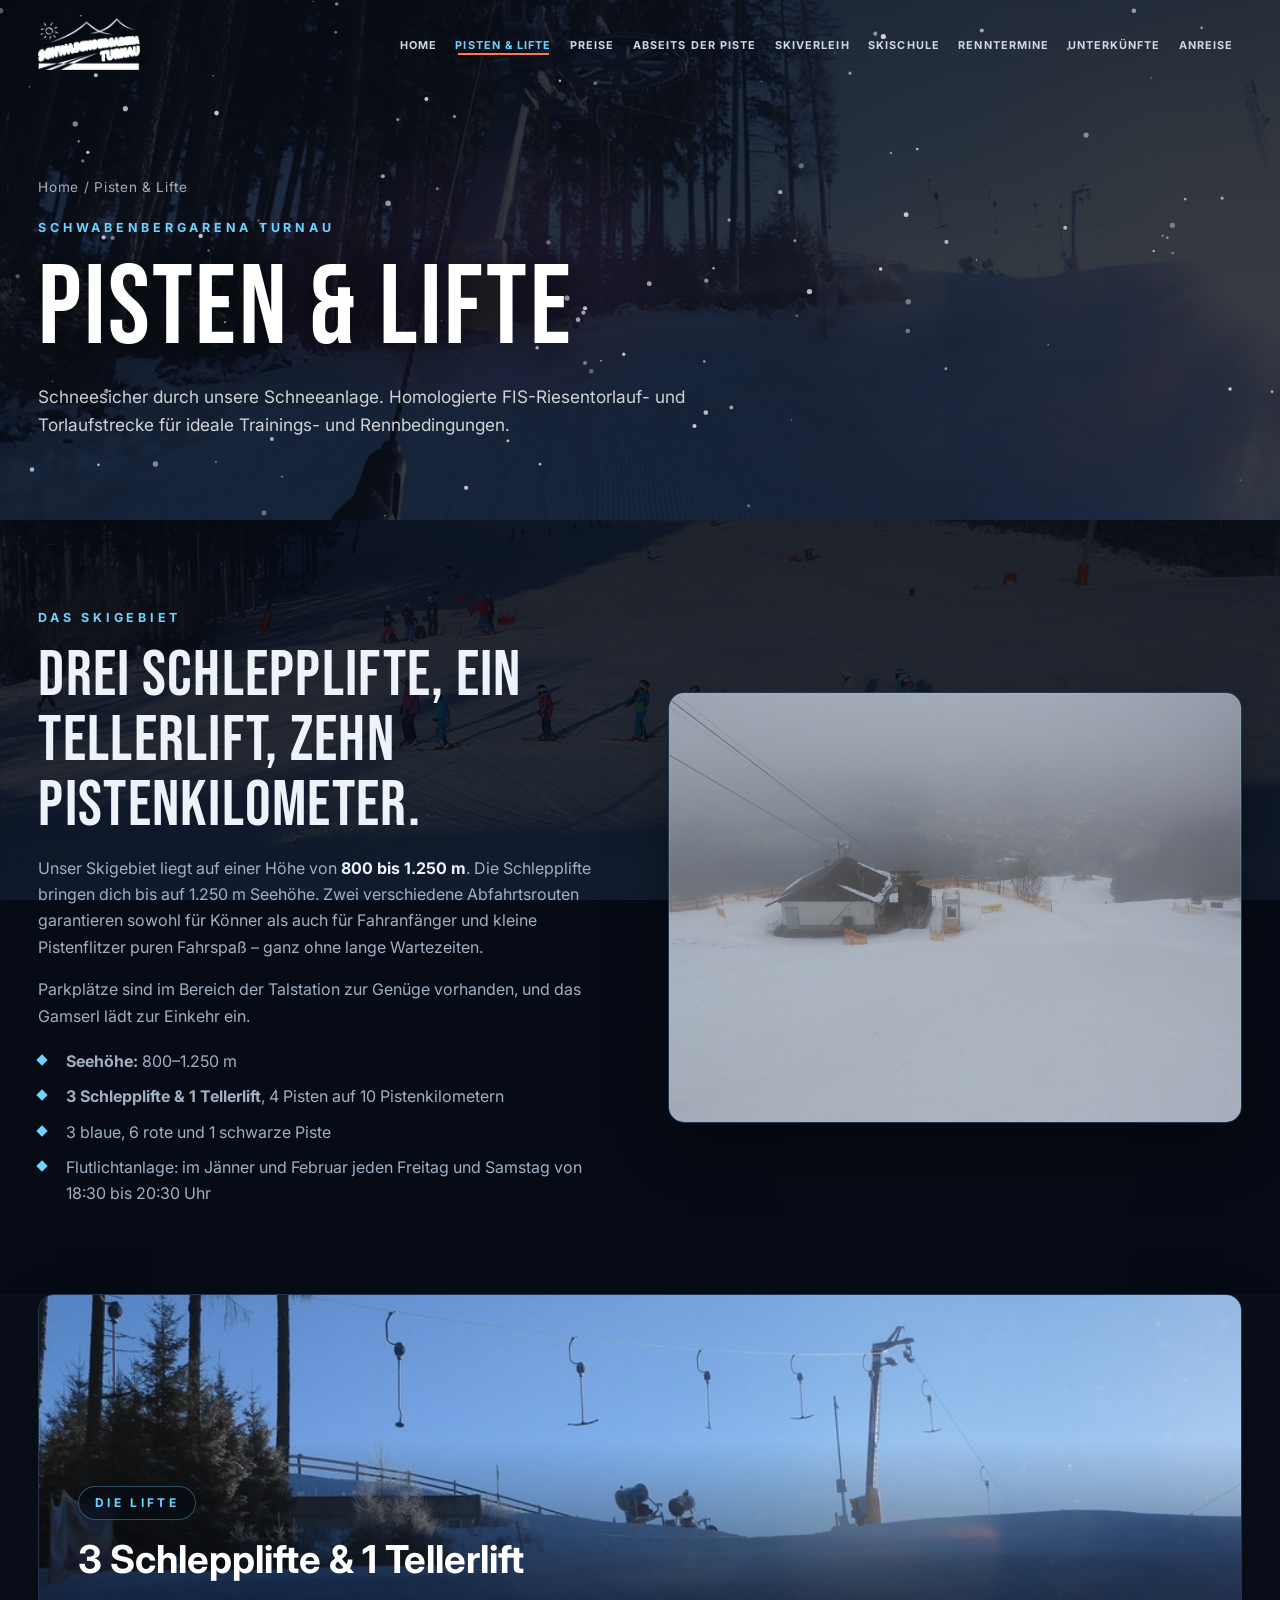
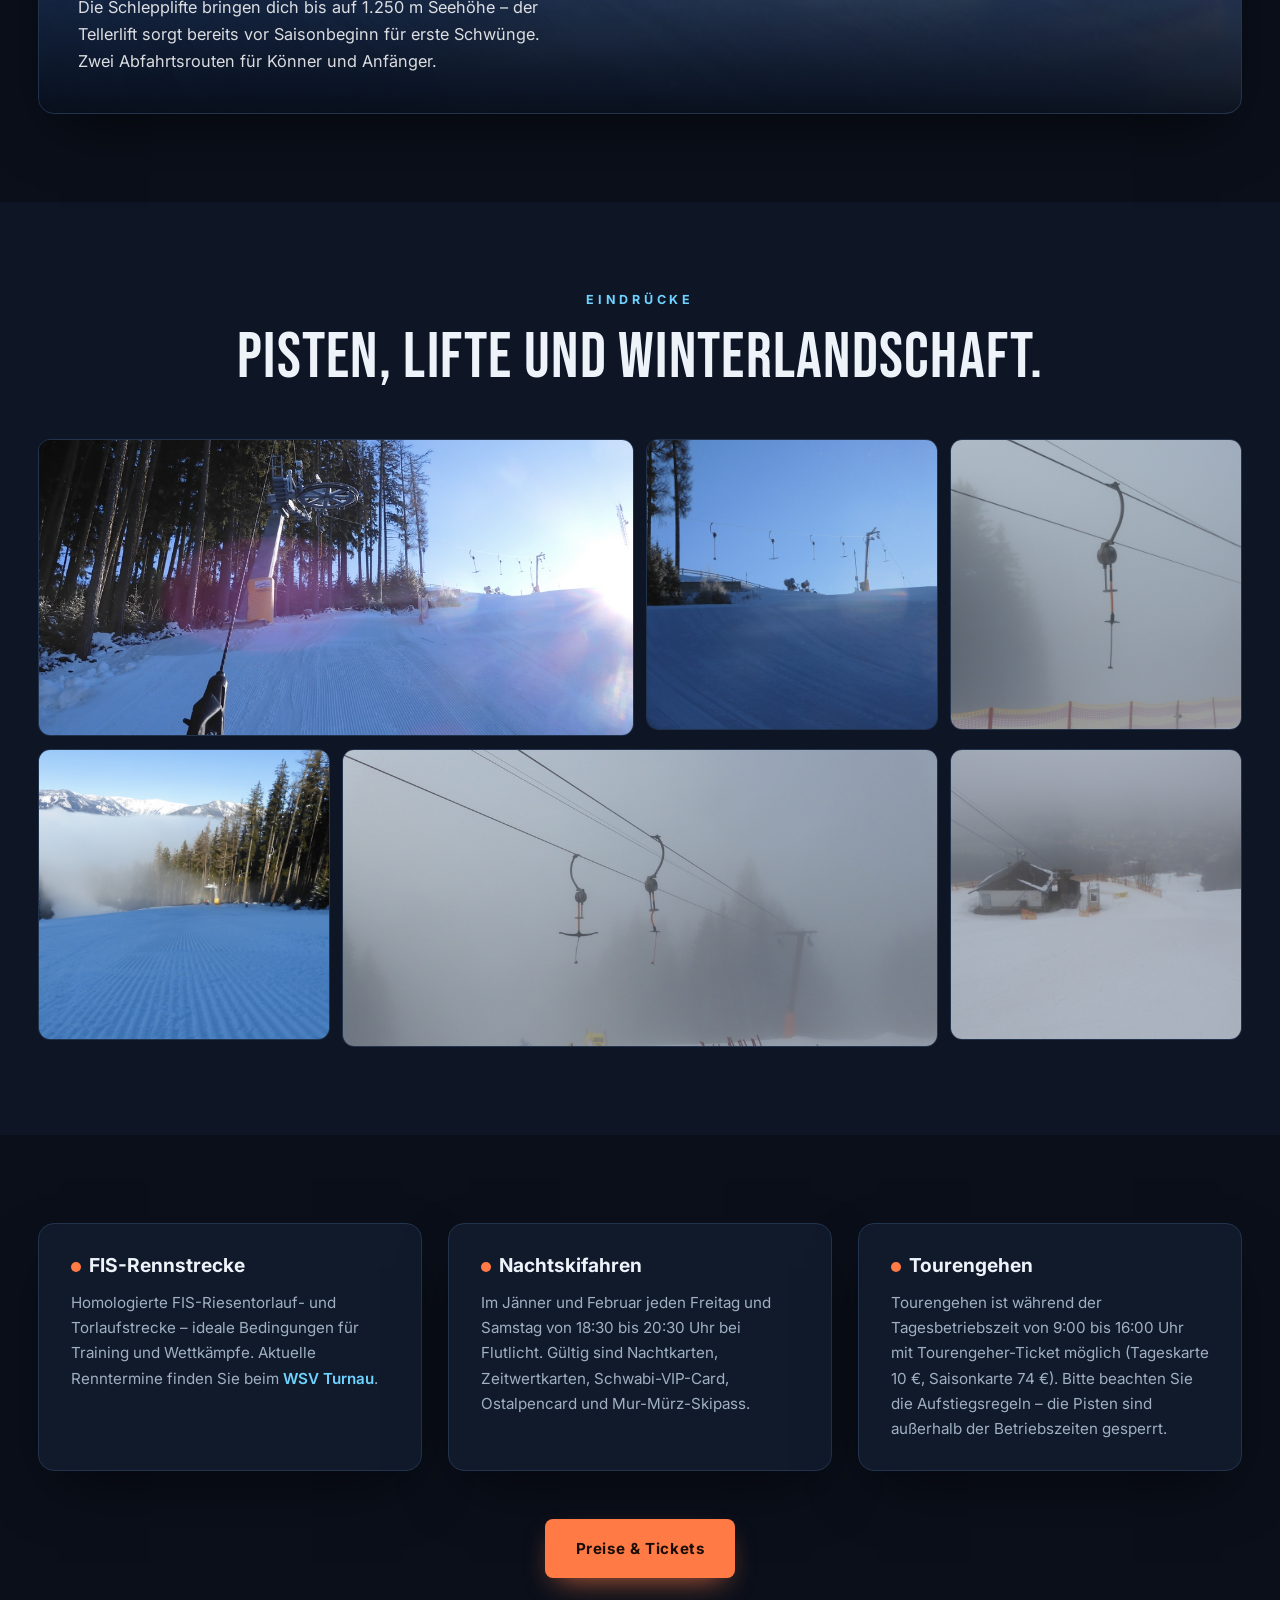
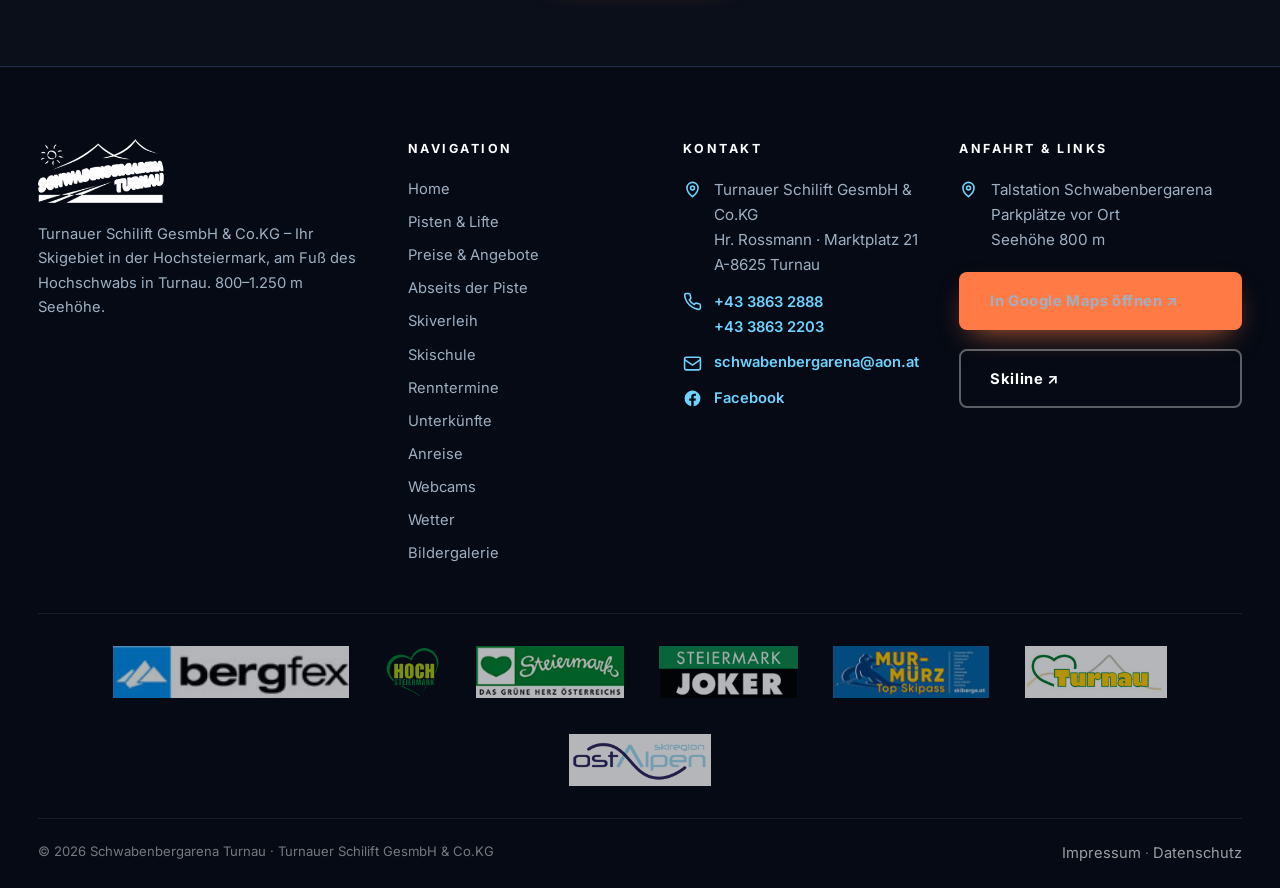
<file: pisten-lifte/index.html>
<!DOCTYPE html>
<html lang="de">
<head>
<meta charset="UTF-8">
<meta name="viewport" content="width=device-width, initial-scale=1.0">
<title>Pisten &amp; Lifte – Schwabenbergarena Turnau</title>
<meta name="description" content="Pisten und Lifte der Schwabenbergarena Turnau: Seehöhe 800–1.250 m, 3 Schlepplifte &amp; 1 Tellerlift, 10 Pistenkilometer, FIS-Homologation und Flutlicht für das Nachtskifahren.">
<link rel="icon" href="../images/img/schwabenbergarena.png">
<link rel="preconnect" href="https://fonts.googleapis.com">
<link rel="preconnect" href="https://fonts.gstatic.com" crossorigin>
<link href="https://fonts.googleapis.com/css2?family=Bebas+Neue&family=Inter:wght@400;500;600;700&display=swap" rel="stylesheet">
<link rel="stylesheet" href="../assets/css/style.css?v=2">
</head>
<body>

<header class="site-header">
  <div class="wrap">
    <a class="brand" href="../"><img src="../images/img/schwabenbergarena.png" alt="Schwabenbergarena Logo"></a>
    <button class="burger" aria-label="Menü öffnen">☰</button>
    <nav class="nav">
      <ul>
        <li><a href="../">Home</a></li>
        <li><a href="../pisten-lifte" class="active">Pisten &amp; Lifte</a></li>
        <li><a href="../preise-angebote">Preise</a></li>
        <li><a href="../abseits-der-piste">Abseits der Piste</a></li>
        <li><a href="../skiverleih">Skiverleih</a></li>
        <li><a href="../skischule">Skischule</a></li>
        <li><a href="../renntermine">Renntermine</a></li>
        <li><a href="../unterkuenfte">Unterkünfte</a></li>
        <li><a href="../anreise">Anreise</a></li>
      </ul>
    </nav>
  </div>
</header>

<section class="page-hero">
  <canvas class="snow-canvas"></canvas>
  <img class="bg" src="../images/lift-gipfel-kurve.jpg" alt="Kurven-Schlepplift Gipfel in der Schwabenbergarena">
  <div class="wrap">
    <p class="crumbs"><a href="../">Home</a> / Pisten &amp; Lifte</p>
    <p class="eyebrow">Schwabenbergarena Turnau</p>
    <h1>Pisten &amp; Lifte</h1>
    <p class="lead">Schneesicher durch unsere Schneeanlage. Homologierte FIS-Riesentorlauf- und Torlaufstrecke für ideale Trainings- und Rennbedingungen.</p>
  </div>
</section>

<section class="section has-bg" style="background-image:url('../images/photos/1003441137_5f50dd44a2a295f50dd44a2a6b.jpg')">
  <div class="wrap">
    <div class="split">
      <div class="reveal">
        <p class="eyebrow">Das Skigebiet</p>
        <h2>Drei Schlepplifte, ein Tellerlift, zehn Pistenkilometer.</h2>
        <div class="prose mt-1">
          <p>Unser Skigebiet liegt auf einer Höhe von <strong>800 bis 1.250 m</strong>. Die Schlepplifte bringen dich bis auf 1.250 m Seehöhe. Zwei verschiedene Abfahrtsrouten garantieren sowohl für Könner als auch für Fahranfänger und kleine Pistenflitzer puren Fahrspaß – ganz ohne lange Wartezeiten.</p>
          <p>Parkplätze sind im Bereich der Talstation zur Genüge vorhanden, und das Gamserl lädt zur Einkehr ein.</p>
        </div>
        <ul class="checklist mt-2">
          <li><strong>Seehöhe:</strong> 800–1.250 m</li>
          <li><strong>3 Schlepplifte &amp; 1 Tellerlift</strong>, 4 Pisten auf 10 Pistenkilometern</li>
          <li>3 blaue, 6 rote und 1 schwarze Piste</li>
          <li>Flutlichtanlage: im Jänner und Februar jeden Freitag und Samstag von 18:30 bis 20:30 Uhr</li>
        </ul>
      </div>
      <div class="split-img reveal"><img src="../images/lift-talstation.jpg" alt="Talstation der Schwabenbergarena"></div>
    </div>
  </div>
</section>

<section class="section" style="padding-top:0">
  <div class="wrap">
    <div class="season reveal" style="min-height:420px">
      <img src="../images/lift-gipfel-bergfahrt.jpg" alt="Bergfahrt mit dem Gipfellift über die Pisten">
      <div class="season-body">
        <span class="season-tag">Die Lifte</span>
        <h3>3 Schlepplifte &amp; 1 Tellerlift</h3>
        <p>Die Schlepplifte bringen dich bis auf 1.250 m Seehöhe – der Tellerlift sorgt bereits vor Saisonbeginn für erste Schwünge. Zwei Abfahrtsrouten für Könner und Anfänger.</p>
      </div>
    </div>
  </div>
</section>

<section class="section alt">
  <div class="wrap">
    <div class="center reveal">
      <p class="eyebrow">Eindrücke</p>
      <h2>Pisten, Lifte und Winterlandschaft.</h2>
    </div>
    <div class="gallery mt-3">
      <figure class="wide"><img src="../images/lift-gipfel-kurve.jpg" alt="Kurven-Schlepplift am Gipfel"></figure>
      <figure><img src="../images/lift-gipfel-bergfahrt.jpg" alt="Gipfellift bei der Bergfahrt"></figure>
      <figure><img src="../images/lift-teller.jpg" alt="Tellerlift mit Liftomat"></figure>
      <figure><img src="../images/piste-frisch.jpg" alt="Frisch präparierte Piste"></figure>
      <figure class="wide"><img src="../images/lift-buegelmix.jpg" alt="Bügel- und Teller-Gehänge am Schwabenberg 2"></figure>
      <figure><img src="../images/lift-talstation.jpg" alt="Talstation Schwabenberg 2"></figure>
    </div>
  </div>
</section>

<section class="section">
  <div class="wrap">
    <div class="grid grid-3">
      <div class="info-card reveal">
        <h3><span class="dot" style="display:inline-block;width:10px;height:10px;border-radius:50%;background:var(--accent);margin-right:.5rem"></span>FIS-Rennstrecke</h3>
        <p style="color:var(--ink-soft);font-size:.95rem">Homologierte FIS-Riesentorlauf- und Torlaufstrecke – ideale Bedingungen für Training und Wettkämpfe. Aktuelle Renntermine finden Sie beim <a href="../renntermine" style="color:var(--accent2);font-weight:600">WSV Turnau</a>.</p>
      </div>
      <div class="info-card reveal">
        <h3><span class="dot" style="display:inline-block;width:10px;height:10px;border-radius:50%;background:var(--accent);margin-right:.5rem"></span>Nachtskifahren</h3>
        <p style="color:var(--ink-soft);font-size:.95rem">Im Jänner und Februar jeden Freitag und Samstag von 18:30 bis 20:30 Uhr bei Flutlicht. Gültig sind Nachtkarten, Zeitwertkarten, Schwabi-VIP-Card, Ostalpencard und Mur-Mürz-Skipass.</p>
      </div>
      <div class="info-card reveal">
        <h3><span class="dot" style="display:inline-block;width:10px;height:10px;border-radius:50%;background:var(--accent);margin-right:.5rem"></span>Tourengehen</h3>
        <p style="color:var(--ink-soft);font-size:.95rem">Tourengehen ist während der Tagesbetriebszeit von 9:00 bis 16:00 Uhr mit Tourengeher-Ticket möglich (Tageskarte 10 €, Saisonkarte 74 €). Bitte beachten Sie die Aufstiegsregeln – die Pisten sind außerhalb der Betriebszeiten gesperrt.</p>
      </div>
    </div>
    <div class="center mt-3 reveal">
      <a class="btn btn-primary" href="../preise-angebote">Preise &amp; Tickets</a>
    </div>
  </div>
</section>

<footer class="site-footer">
  <div class="wrap">
    <div class="footer-grid">
      <div>
        <a href="../"><img src="../images/img/schwabenbergarena.png" alt="Schwabenbergarena" style="height:64px;margin-bottom:1.2rem;filter:brightness(0) invert(1)"></a>
        <p>Turnauer Schilift GesmbH &amp; Co.KG – Ihr Skigebiet in der Hochsteiermark, am Fuß des Hochschwabs in Turnau. 800–1.250 m Seehöhe.</p>
      </div>
      <div>
        <h4>Navigation</h4>
        <div class="footer-links">
          <a href="../">Home</a>
          <a href="../pisten-lifte">Pisten &amp; Lifte</a>
          <a href="../preise-angebote">Preise &amp; Angebote</a>
          <a href="../abseits-der-piste">Abseits der Piste</a>
          <a href="../skiverleih">Skiverleih</a>
          <a href="../skischule">Skischule</a>
          <a href="../renntermine">Renntermine</a>
          <a href="../unterkuenfte">Unterkünfte</a>
          <a href="../anreise">Anreise</a>
          <a href="../webcams">Webcams</a>
          <a href="../wetter">Wetter</a>
          <a href="../bildergalerie">Bildergalerie</a>
        </div>
      </div>
      <div>
        <h4>Kontakt</h4>
        <div class="footer-contact">
          <div class="contact-line"><svg viewBox="0 0 24 24" fill="none" stroke="currentColor" stroke-width="2"><path d="M12 21s-7-5.5-7-11a7 7 0 1 1 14 0c0 5.5-7 11-7 11z"/><circle cx="12" cy="10" r="2.5"/></svg><span>Turnauer Schilift GesmbH &amp; Co.KG<br>Hr. Rossmann · Marktplatz 21<br>A-8625 Turnau</span></div>
          <div class="contact-line"><svg viewBox="0 0 24 24" fill="none" stroke="currentColor" stroke-width="2"><path d="M22 16.9v3a2 2 0 0 1-2.2 2 19.8 19.8 0 0 1-8.6-3.1 19.5 19.5 0 0 1-6-6A19.8 19.8 0 0 1 2.1 4.2 2 2 0 0 1 4.1 2h3a2 2 0 0 1 2 1.7c.1 1 .4 2 .7 2.9a2 2 0 0 1-.5 2.1L8.1 9.9a16 16 0 0 0 6 6l1.2-1.2a2 2 0 0 1 2.1-.5c.9.3 1.9.6 2.9.7a2 2 0 0 1 1.7 2z"/></svg><span><a href="tel:+4338632888">+43 3863 2888</a><br><a href="tel:+4338632203">+43 3863 2203</a></span></div>
          <div class="contact-line"><svg viewBox="0 0 24 24" fill="none" stroke="currentColor" stroke-width="2"><rect x="2" y="4" width="20" height="16" rx="2"/><path d="m2 7 10 7L22 7"/></svg><a href="mailto:schwabenbergarena@aon.at">schwabenbergarena@aon.at</a></div>
          <div class="contact-line"><svg viewBox="0 0 24 24" fill="currentColor"><path d="M22 12a10 10 0 1 0-11.6 9.9v-7H7.9V12h2.5V9.8c0-2.5 1.5-3.9 3.8-3.9 1.1 0 2.2.2 2.2.2v2.5h-1.3c-1.2 0-1.6.8-1.6 1.6V12h2.8l-.4 2.9h-2.4v7A10 10 0 0 0 22 12z"/></svg><a href="https://www.facebook.com/schwabenbergarena.turnau" target="_blank" rel="noopener">Facebook</a></div>
        </div>
      </div>
      <div>
        <h4>Anfahrt &amp; Links</h4>
        <div class="footer-contact">
          <div class="contact-line"><svg viewBox="0 0 24 24" fill="none" stroke="currentColor" stroke-width="2"><path d="M12 21s-7-5.5-7-11a7 7 0 1 1 14 0c0 5.5-7 11-7 11z"/><circle cx="12" cy="10" r="2.5"/></svg><span>Talstation Schwabenbergarena<br>Parkplätze vor Ort<br>Seehöhe 800 m</span></div>
          <a class="btn btn-primary" style="margin-top:.5rem" href="https://www.google.com/maps/search/?api=1&query=Schwabenbergarena+Turnau" target="_blank" rel="noopener">In Google Maps öffnen ↗</a>
          <a class="btn btn-ghost" style="margin-top:.5rem;border-color:rgba(255,255,255,.35);color:#fff" href="https://www.skiline.cc/" target="_blank" rel="noopener">Skiline ↗</a>
        </div>
      </div>
    </div>
    <div class="footer-partners">
      <div class="wrap partners">
        <a href="http://www.bergfex.at/turnau/" target="_blank" rel="noopener"><img src="../images/img/bergfex.jpg" alt="bergfex"></a>
        <a href="http://www.hochsteiermark.at/" target="_blank" rel="noopener"><img src="../images/hoch.png" alt="Hochsteiermark"></a>
        <a href="http://www.steiermark.com/" target="_blank" rel="noopener"><img src="../images/img/steiermark.png" alt="Steiermark"></a>
        <a href="http://www.steiermarkjoker.at/" target="_blank" rel="noopener"><img src="../images/img/steiermark_joker.png" alt="Steiermark Joker"></a>
        <a href="http://www.skiberge.at/" target="_blank" rel="noopener"><img src="../images/img/murmuerz.jpg" alt="Skiberge"></a>
        <a href="http://www.turnau.gv.at/tourismus/home/" target="_blank" rel="noopener"><img src="../images/img/turnau.png" alt="Turnau"></a>
        <a href="http://www.skiregion-ostalpen.at/" target="_blank" rel="noopener"><img src="../images/img/ostalpen.png" alt="Ostalpen"></a>
      </div>
    </div>
    <div class="footer-bottom">
      <span>© 2026 Schwabenbergarena Turnau · Turnauer Schilift GesmbH &amp; Co.KG</span>
      <span><a href="../impressum">Impressum</a> · <a href="../datenschutz">Datenschutz</a></span>
    </div>
  </div>
</footer>

<script src="../assets/js/main.js?v=2"></script>
</body>
</html>
</file>
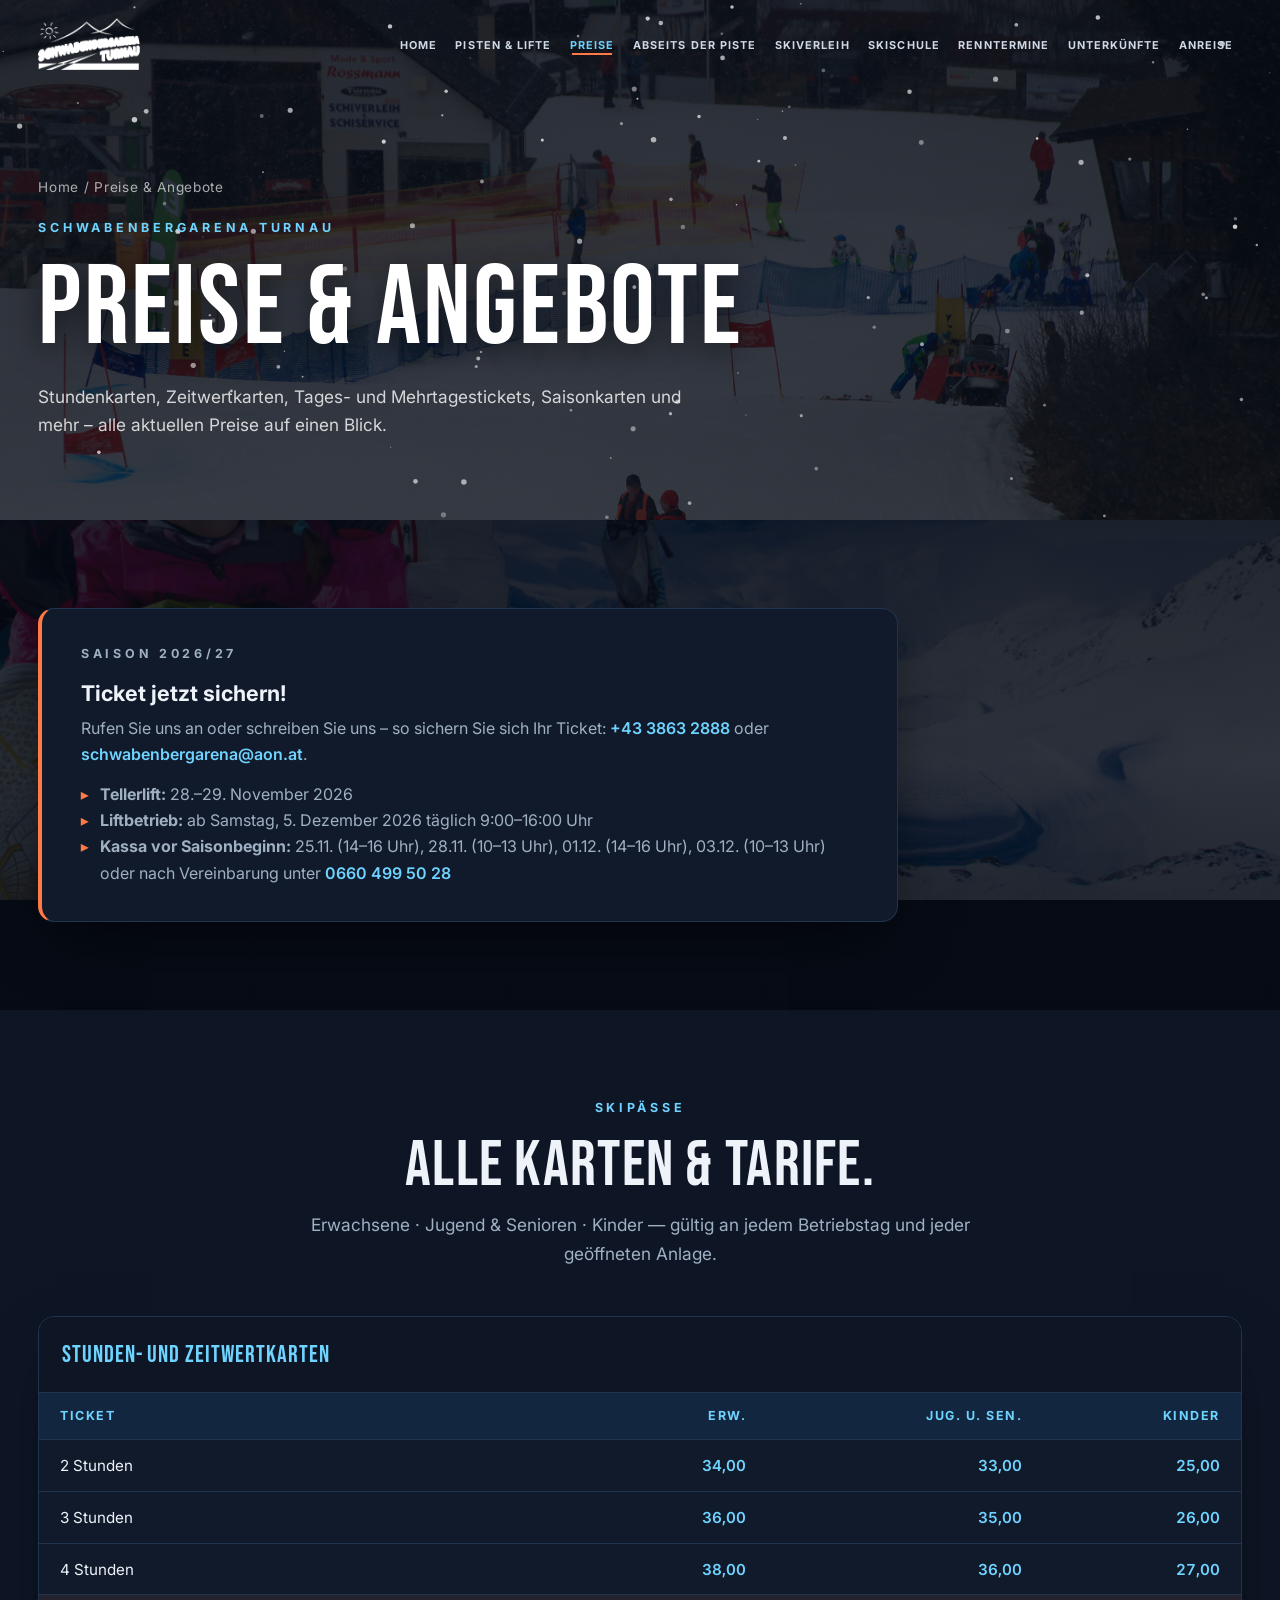
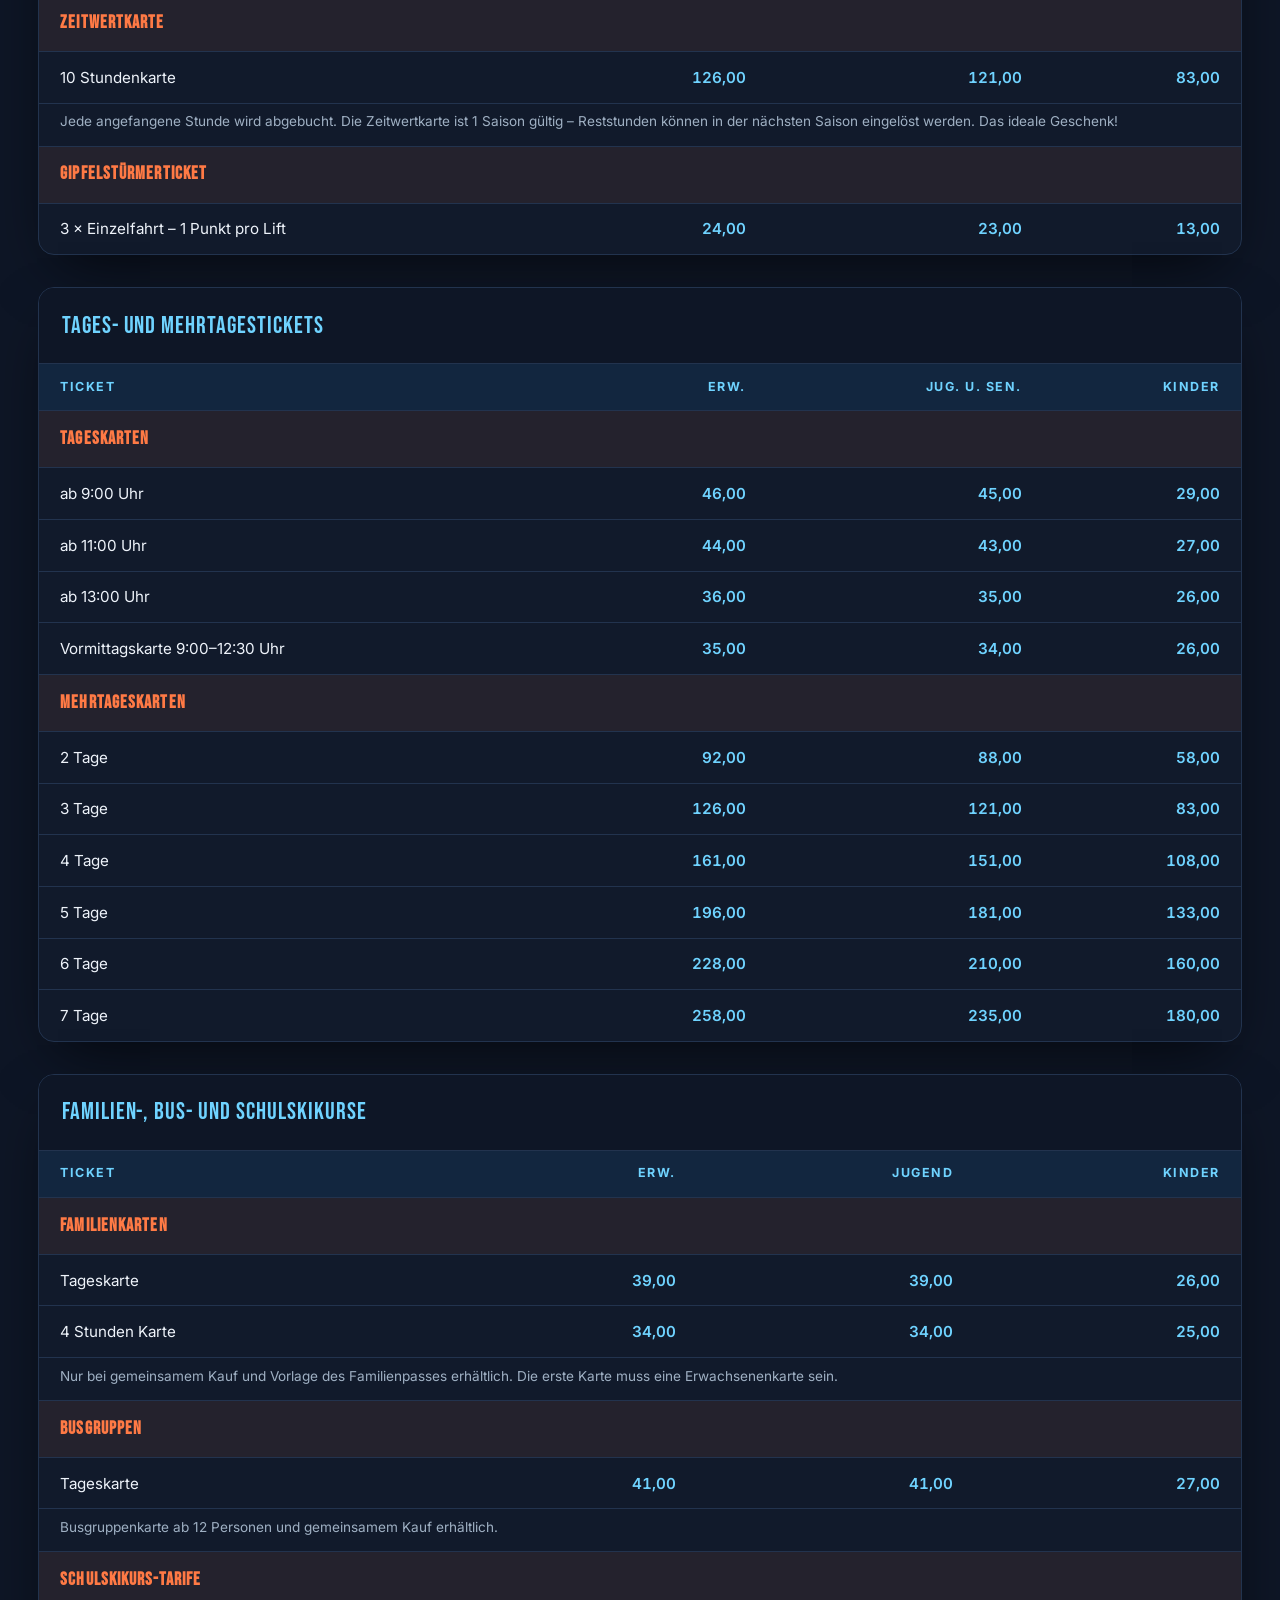
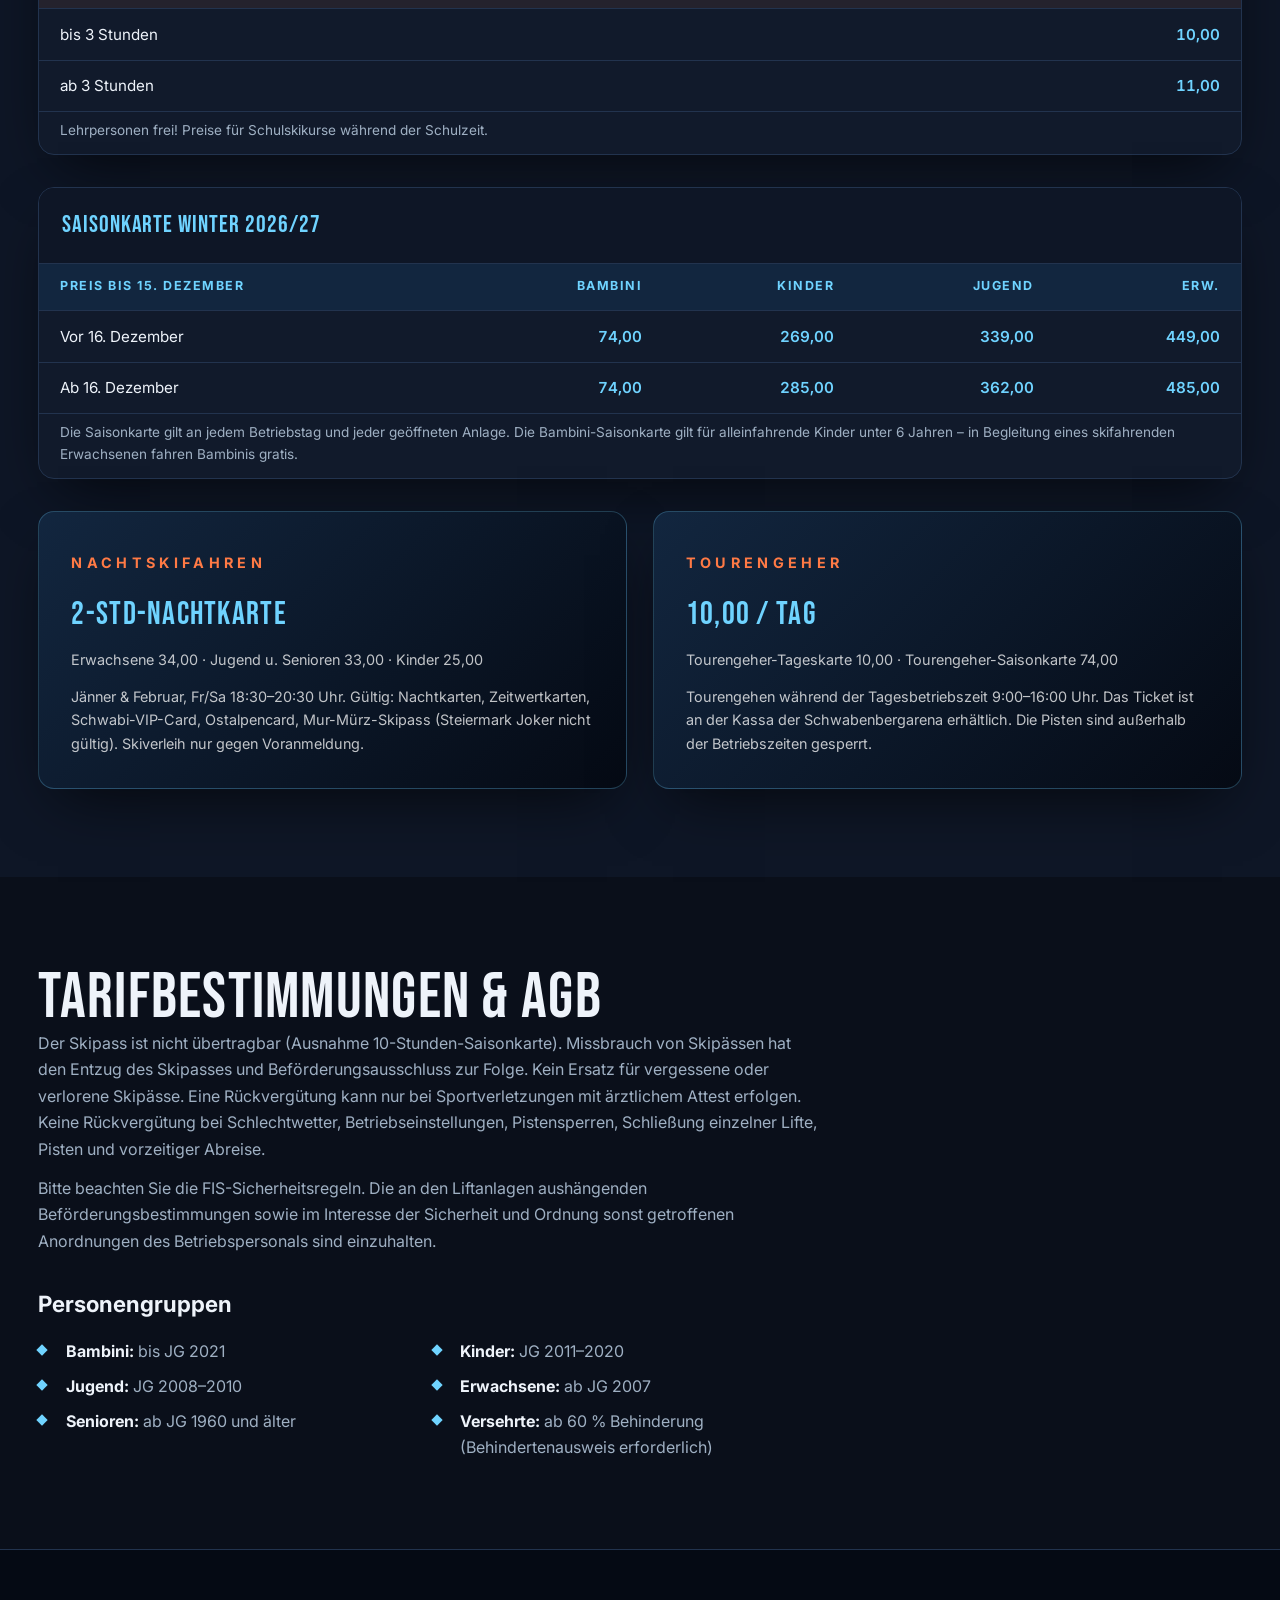
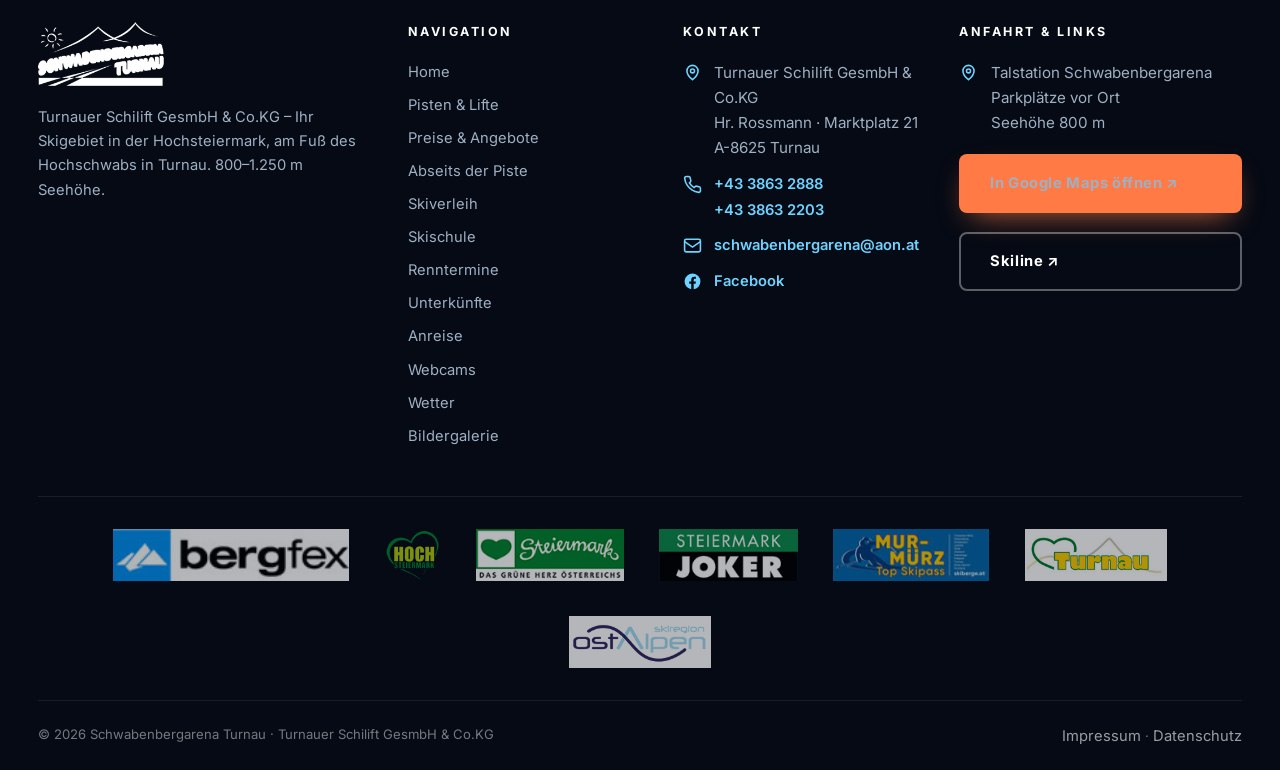
<file: preise-angebote/index.html>
<!DOCTYPE html>
<html lang="de">
<head>
<meta charset="UTF-8">
<meta name="viewport" content="width=device-width, initial-scale=1.0">
<title>Preise &amp; Angebote – Schwabenbergarena Turnau</title>
<meta name="description" content="Alle Preise der Schwabenbergarena Turnau: Stunden- und Zeitwertkarten, Tages- und Mehrtagestickets, Familienkarten, Saisonkarten 2026/27, Nachtskifahren und Tourengeher-Tarife.">
<link rel="icon" href="../images/img/schwabenbergarena.png">
<link rel="preconnect" href="https://fonts.googleapis.com">
<link rel="preconnect" href="https://fonts.gstatic.com" crossorigin>
<link href="https://fonts.googleapis.com/css2?family=Bebas+Neue&family=Inter:wght@400;500;600;700&display=swap" rel="stylesheet">
<link rel="stylesheet" href="../assets/css/style.css?v=2">
</head>
<body>

<header class="site-header">
  <div class="wrap">
    <a class="brand" href="../"><img src="../images/img/schwabenbergarena.png" alt="Schwabenbergarena Logo"></a>
    <button class="burger" aria-label="Menü öffnen">☰</button>
    <nav class="nav">
      <ul>
        <li><a href="../">Home</a></li>
        <li><a href="../pisten-lifte">Pisten &amp; Lifte</a></li>
        <li><a href="../preise-angebote" class="active">Preise</a></li>
        <li><a href="../abseits-der-piste">Abseits der Piste</a></li>
        <li><a href="../skiverleih">Skiverleih</a></li>
        <li><a href="../skischule">Skischule</a></li>
        <li><a href="../renntermine">Renntermine</a></li>
        <li><a href="../unterkuenfte">Unterkünfte</a></li>
        <li><a href="../anreise">Anreise</a></li>
      </ul>
    </nav>
  </div>
</header>

<section class="page-hero">
  <canvas class="snow-canvas"></canvas>
  <img class="bg" src="../images/photos/1016229939_5f61d67eba9615f61d67eba9b2.jpg" alt="Skifahrer">
  <div class="wrap">
    <p class="crumbs"><a href="../">Home</a> / Preise &amp; Angebote</p>
    <p class="eyebrow">Schwabenbergarena Turnau</p>
    <h1>Preise &amp; Angebote</h1>
    <p class="lead">Stundenkarten, Zeitwertkarten, Tages- und Mehrtagestickets, Saisonkarten und mehr – alle aktuellen Preise auf einen Blick.</p>
  </div>
</section>

<section class="section has-bg" style="background-image:url('../images/photos/5010366462_5f59f6ec1cef45f59f6ec1cf36.jpg')">
  <div class="wrap">
    <div class="news reveal">
      <p class="eyebrow">Saison 2026/27</p>
      <h3>Ticket jetzt sichern!</h3>
      <p>Rufen Sie uns an oder schreiben Sie uns – so sichern Sie sich Ihr Ticket: <a href="tel:+4338632888" style="color:var(--accent2);font-weight:600">+43 3863 2888</a> oder <a href="mailto:schwabenbergarena@aon.at" style="color:var(--accent2);font-weight:600">schwabenbergarena@aon.at</a>.</p>
      <ul class="mt-1">
        <li><strong>Tellerlift:</strong> 28.–29. November 2026</li>
        <li><strong>Liftbetrieb:</strong> ab Samstag, 5. Dezember 2026 täglich 9:00–16:00 Uhr</li>
        <li><strong>Kassa vor Saisonbeginn:</strong> 25.11. (14–16 Uhr), 28.11. (10–13 Uhr), 01.12. (14–16 Uhr), 03.12. (10–13 Uhr) oder nach Vereinbarung unter <a href="tel:+436604995028" style="color:var(--accent2);font-weight:600">0660 499 50 28</a></li>
      </ul>
    </div>
  </div>
</section>

<section class="section alt">
  <div class="wrap">
    <div class="center reveal">
      <p class="eyebrow">Skipässe</p>
      <h2>Alle Karten &amp; Tarife.</h2>
      <p class="lead" style="margin:.8rem auto 0">Erwachsene · Jugend &amp; Senioren · Kinder — gültig an jedem Betriebstag und jeder geöffneten Anlage.</p>
    </div>

    <div class="mt-3" style="display:grid;gap:2rem">

      <div class="price-table-wrap reveal">
        <table class="price-table">
          <caption>Stunden- und Zeitwertkarten</caption>
          <thead><tr><th>Ticket</th><th>Erw.</th><th>Jug. u. Sen.</th><th>Kinder</th></tr></thead>
          <tbody>
            <tr><td>2 Stunden</td><td class="num">34,00</td><td class="num">33,00</td><td class="num">25,00</td></tr>
            <tr><td>3 Stunden</td><td class="num">36,00</td><td class="num">35,00</td><td class="num">26,00</td></tr>
            <tr><td>4 Stunden</td><td class="num">38,00</td><td class="num">36,00</td><td class="num">27,00</td></tr>
            <tr class="group-row"><td colspan="4">Zeitwertkarte</td></tr>
            <tr><td>10 Stundenkarte</td><td class="num">126,00</td><td class="num">121,00</td><td class="num">83,00</td></tr>
            <tr><td colspan="4" class="note">Jede angefangene Stunde wird abgebucht. Die Zeitwertkarte ist 1 Saison gültig – Reststunden können in der nächsten Saison eingelöst werden. Das ideale Geschenk!</td></tr>
            <tr class="group-row"><td colspan="4">Gipfelstürmerticket</td></tr>
            <tr><td>3 × Einzelfahrt – 1 Punkt pro Lift</td><td class="num">24,00</td><td class="num">23,00</td><td class="num">13,00</td></tr>
          </tbody>
        </table>
      </div>

      <div class="price-table-wrap reveal">
        <table class="price-table">
          <caption>Tages- und Mehrtagestickets</caption>
          <thead><tr><th>Ticket</th><th>Erw.</th><th>Jug. u. Sen.</th><th>Kinder</th></tr></thead>
          <tbody>
            <tr class="group-row"><td colspan="4">Tageskarten</td></tr>
            <tr><td>ab 9:00 Uhr</td><td class="num">46,00</td><td class="num">45,00</td><td class="num">29,00</td></tr>
            <tr><td>ab 11:00 Uhr</td><td class="num">44,00</td><td class="num">43,00</td><td class="num">27,00</td></tr>
            <tr><td>ab 13:00 Uhr</td><td class="num">36,00</td><td class="num">35,00</td><td class="num">26,00</td></tr>
            <tr><td>Vormittagskarte 9:00–12:30 Uhr</td><td class="num">35,00</td><td class="num">34,00</td><td class="num">26,00</td></tr>
            <tr class="group-row"><td colspan="4">Mehrtageskarten</td></tr>
            <tr><td>2 Tage</td><td class="num">92,00</td><td class="num">88,00</td><td class="num">58,00</td></tr>
            <tr><td>3 Tage</td><td class="num">126,00</td><td class="num">121,00</td><td class="num">83,00</td></tr>
            <tr><td>4 Tage</td><td class="num">161,00</td><td class="num">151,00</td><td class="num">108,00</td></tr>
            <tr><td>5 Tage</td><td class="num">196,00</td><td class="num">181,00</td><td class="num">133,00</td></tr>
            <tr><td>6 Tage</td><td class="num">228,00</td><td class="num">210,00</td><td class="num">160,00</td></tr>
            <tr><td>7 Tage</td><td class="num">258,00</td><td class="num">235,00</td><td class="num">180,00</td></tr>
          </tbody>
        </table>
      </div>

      <div class="price-table-wrap reveal">
        <table class="price-table">
          <caption>Familien-, Bus- und Schulskikurse</caption>
          <thead><tr><th>Ticket</th><th>Erw.</th><th>Jugend</th><th>Kinder</th></tr></thead>
          <tbody>
            <tr class="group-row"><td colspan="4">Familienkarten</td></tr>
            <tr><td>Tageskarte</td><td class="num">39,00</td><td class="num">39,00</td><td class="num">26,00</td></tr>
            <tr><td>4 Stunden Karte</td><td class="num">34,00</td><td class="num">34,00</td><td class="num">25,00</td></tr>
            <tr><td colspan="4" class="note">Nur bei gemeinsamem Kauf und Vorlage des Familienpasses erhältlich. Die erste Karte muss eine Erwachsenenkarte sein.</td></tr>
            <tr class="group-row"><td colspan="4">Busgruppen</td></tr>
            <tr><td>Tageskarte</td><td class="num">41,00</td><td class="num">41,00</td><td class="num">27,00</td></tr>
            <tr><td colspan="4" class="note">Busgruppenkarte ab 12 Personen und gemeinsamem Kauf erhältlich.</td></tr>
            <tr class="group-row"><td colspan="4">Schulskikurs-Tarife</td></tr>
            <tr><td>bis 3 Stunden</td><td class="num" colspan="3">10,00</td></tr>
            <tr><td>ab 3 Stunden</td><td class="num" colspan="3">11,00</td></tr>
            <tr><td colspan="4" class="note">Lehrpersonen frei! Preise für Schulskikurse während der Schulzeit.</td></tr>
          </tbody>
        </table>
      </div>

      <div class="price-table-wrap reveal">
        <table class="price-table">
          <caption>Saisonkarte Winter 2026/27</caption>
          <thead><tr><th>Preis bis 15. Dezember</th><th>Bambini</th><th>Kinder</th><th>Jugend</th><th>Erw.</th></tr></thead>
          <tbody>
            <tr><td>Vor 16. Dezember</td><td class="num">74,00</td><td class="num">269,00</td><td class="num">339,00</td><td class="num">449,00</td></tr>
            <tr><td>Ab 16. Dezember</td><td class="num">74,00</td><td class="num">285,00</td><td class="num">362,00</td><td class="num">485,00</td></tr>
            <tr><td colspan="5" class="note">Die Saisonkarte gilt an jedem Betriebstag und jeder geöffneten Anlage. Die Bambini-Saisonkarte gilt für alleinfahrende Kinder unter 6 Jahren – in Begleitung eines skifahrenden Erwachsenen fahren Bambinis gratis.</td></tr>
          </tbody>
        </table>
      </div>

      <div class="grid grid-2 reveal">
        <div class="price-box">
          <p class="eyebrow" style="color:var(--accent)">Nachtskifahren</p>
          <div class="price">2-Std-Nachtkarte</div>
          <p>Erwachsene 34,00 · Jugend u. Senioren 33,00 · Kinder 25,00</p>
          <p style="margin-top:.8rem">Jänner &amp; Februar, Fr/Sa 18:30–20:30 Uhr. Gültig: Nachtkarten, Zeitwertkarten, Schwabi-VIP-Card, Ostalpencard, Mur-Mürz-Skipass (Steiermark Joker nicht gültig). Skiverleih nur gegen Voranmeldung.</p>
        </div>
        <div class="price-box">
          <p class="eyebrow" style="color:var(--accent)">Tourengeher</p>
          <div class="price">10,00 / Tag</div>
          <p>Tourengeher-Tageskarte 10,00 · Tourengeher-Saisonkarte 74,00</p>
          <p style="margin-top:.8rem">Tourengehen während der Tagesbetriebszeit 9:00–16:00 Uhr. Das Ticket ist an der Kassa der Schwabenbergarena erhältlich. Die Pisten sind außerhalb der Betriebszeiten gesperrt.</p>
        </div>
      </div>

    </div>
  </div>
</section>

<section class="section">
  <div class="wrap">
    <div class="legal reveal">
      <h2>Tarifbestimmungen &amp; AGB</h2>
      <p>Der Skipass ist nicht übertragbar (Ausnahme 10-Stunden-Saisonkarte). Missbrauch von Skipässen hat den Entzug des Skipasses und Beförderungsausschluss zur Folge. Kein Ersatz für vergessene oder verlorene Skipässe. Eine Rückvergütung kann nur bei Sportverletzungen mit ärztlichem Attest erfolgen. Keine Rückvergütung bei Schlechtwetter, Betriebseinstellungen, Pistensperren, Schließung einzelner Lifte, Pisten und vorzeitiger Abreise.</p>
      <p>Bitte beachten Sie die FIS-Sicherheitsregeln. Die an den Liftanlagen aushängenden Beförderungsbestimmungen sowie im Interesse der Sicherheit und Ordnung sonst getroffenen Anordnungen des Betriebspersonals sind einzuhalten.</p>
      <h3>Personengruppen</h3>
      <ul class="checklist two-col">
        <li><strong>Bambini:</strong> bis JG 2021</li>
        <li><strong>Kinder:</strong> JG 2011–2020</li>
        <li><strong>Jugend:</strong> JG 2008–2010</li>
        <li><strong>Erwachsene:</strong> ab JG 2007</li>
        <li><strong>Senioren:</strong> ab JG 1960 und älter</li>
        <li><strong>Versehrte:</strong> ab 60 % Behinderung (Behindertenausweis erforderlich)</li>
      </ul>
    </div>
  </div>
</section>

<footer class="site-footer">
  <div class="wrap">
    <div class="footer-grid">
      <div>
        <a href="../"><img src="../images/img/schwabenbergarena.png" alt="Schwabenbergarena" style="height:64px;margin-bottom:1.2rem;filter:brightness(0) invert(1)"></a>
        <p>Turnauer Schilift GesmbH &amp; Co.KG – Ihr Skigebiet in der Hochsteiermark, am Fuß des Hochschwabs in Turnau. 800–1.250 m Seehöhe.</p>
      </div>
      <div>
        <h4>Navigation</h4>
        <div class="footer-links">
          <a href="../">Home</a>
          <a href="../pisten-lifte">Pisten &amp; Lifte</a>
          <a href="../preise-angebote">Preise &amp; Angebote</a>
          <a href="../abseits-der-piste">Abseits der Piste</a>
          <a href="../skiverleih">Skiverleih</a>
          <a href="../skischule">Skischule</a>
          <a href="../renntermine">Renntermine</a>
          <a href="../unterkuenfte">Unterkünfte</a>
          <a href="../anreise">Anreise</a>
          <a href="../webcams">Webcams</a>
          <a href="../wetter">Wetter</a>
          <a href="../bildergalerie">Bildergalerie</a>
        </div>
      </div>
      <div>
        <h4>Kontakt</h4>
        <div class="footer-contact">
          <div class="contact-line"><svg viewBox="0 0 24 24" fill="none" stroke="currentColor" stroke-width="2"><path d="M12 21s-7-5.5-7-11a7 7 0 1 1 14 0c0 5.5-7 11-7 11z"/><circle cx="12" cy="10" r="2.5"/></svg><span>Turnauer Schilift GesmbH &amp; Co.KG<br>Hr. Rossmann · Marktplatz 21<br>A-8625 Turnau</span></div>
          <div class="contact-line"><svg viewBox="0 0 24 24" fill="none" stroke="currentColor" stroke-width="2"><path d="M22 16.9v3a2 2 0 0 1-2.2 2 19.8 19.8 0 0 1-8.6-3.1 19.5 19.5 0 0 1-6-6A19.8 19.8 0 0 1 2.1 4.2 2 2 0 0 1 4.1 2h3a2 2 0 0 1 2 1.7c.1 1 .4 2 .7 2.9a2 2 0 0 1-.5 2.1L8.1 9.9a16 16 0 0 0 6 6l1.2-1.2a2 2 0 0 1 2.1-.5c.9.3 1.9.6 2.9.7a2 2 0 0 1 1.7 2z"/></svg><span><a href="tel:+4338632888">+43 3863 2888</a><br><a href="tel:+4338632203">+43 3863 2203</a></span></div>
          <div class="contact-line"><svg viewBox="0 0 24 24" fill="none" stroke="currentColor" stroke-width="2"><rect x="2" y="4" width="20" height="16" rx="2"/><path d="m2 7 10 7L22 7"/></svg><a href="mailto:schwabenbergarena@aon.at">schwabenbergarena@aon.at</a></div>
          <div class="contact-line"><svg viewBox="0 0 24 24" fill="currentColor"><path d="M22 12a10 10 0 1 0-11.6 9.9v-7H7.9V12h2.5V9.8c0-2.5 1.5-3.9 3.8-3.9 1.1 0 2.2.2 2.2.2v2.5h-1.3c-1.2 0-1.6.8-1.6 1.6V12h2.8l-.4 2.9h-2.4v7A10 10 0 0 0 22 12z"/></svg><a href="https://www.facebook.com/schwabenbergarena.turnau" target="_blank" rel="noopener">Facebook</a></div>
        </div>
      </div>
      <div>
        <h4>Anfahrt &amp; Links</h4>
        <div class="footer-contact">
          <div class="contact-line"><svg viewBox="0 0 24 24" fill="none" stroke="currentColor" stroke-width="2"><path d="M12 21s-7-5.5-7-11a7 7 0 1 1 14 0c0 5.5-7 11-7 11z"/><circle cx="12" cy="10" r="2.5"/></svg><span>Talstation Schwabenbergarena<br>Parkplätze vor Ort<br>Seehöhe 800 m</span></div>
          <a class="btn btn-primary" style="margin-top:.5rem" href="https://www.google.com/maps/search/?api=1&query=Schwabenbergarena+Turnau" target="_blank" rel="noopener">In Google Maps öffnen ↗</a>
          <a class="btn btn-ghost" style="margin-top:.5rem;border-color:rgba(255,255,255,.35);color:#fff" href="https://www.skiline.cc/" target="_blank" rel="noopener">Skiline ↗</a>
        </div>
      </div>
    </div>
    <div class="footer-partners">
      <div class="wrap partners">
        <a href="http://www.bergfex.at/turnau/" target="_blank" rel="noopener"><img src="../images/img/bergfex.jpg" alt="bergfex"></a>
        <a href="http://www.hochsteiermark.at/" target="_blank" rel="noopener"><img src="../images/hoch.png" alt="Hochsteiermark"></a>
        <a href="http://www.steiermark.com/" target="_blank" rel="noopener"><img src="../images/img/steiermark.png" alt="Steiermark"></a>
        <a href="http://www.steiermarkjoker.at/" target="_blank" rel="noopener"><img src="../images/img/steiermark_joker.png" alt="Steiermark Joker"></a>
        <a href="http://www.skiberge.at/" target="_blank" rel="noopener"><img src="../images/img/murmuerz.jpg" alt="Skiberge"></a>
        <a href="http://www.turnau.gv.at/tourismus/home/" target="_blank" rel="noopener"><img src="../images/img/turnau.png" alt="Turnau"></a>
        <a href="http://www.skiregion-ostalpen.at/" target="_blank" rel="noopener"><img src="../images/img/ostalpen.png" alt="Ostalpen"></a>
      </div>
    </div>
    <div class="footer-bottom">
      <span>© 2026 Schwabenbergarena Turnau · Turnauer Schilift GesmbH &amp; Co.KG</span>
      <span><a href="../impressum">Impressum</a> · <a href="../datenschutz">Datenschutz</a></span>
    </div>
  </div>
</footer>

<script src="../assets/js/main.js?v=2"></script>
</body>
</html>
</file>
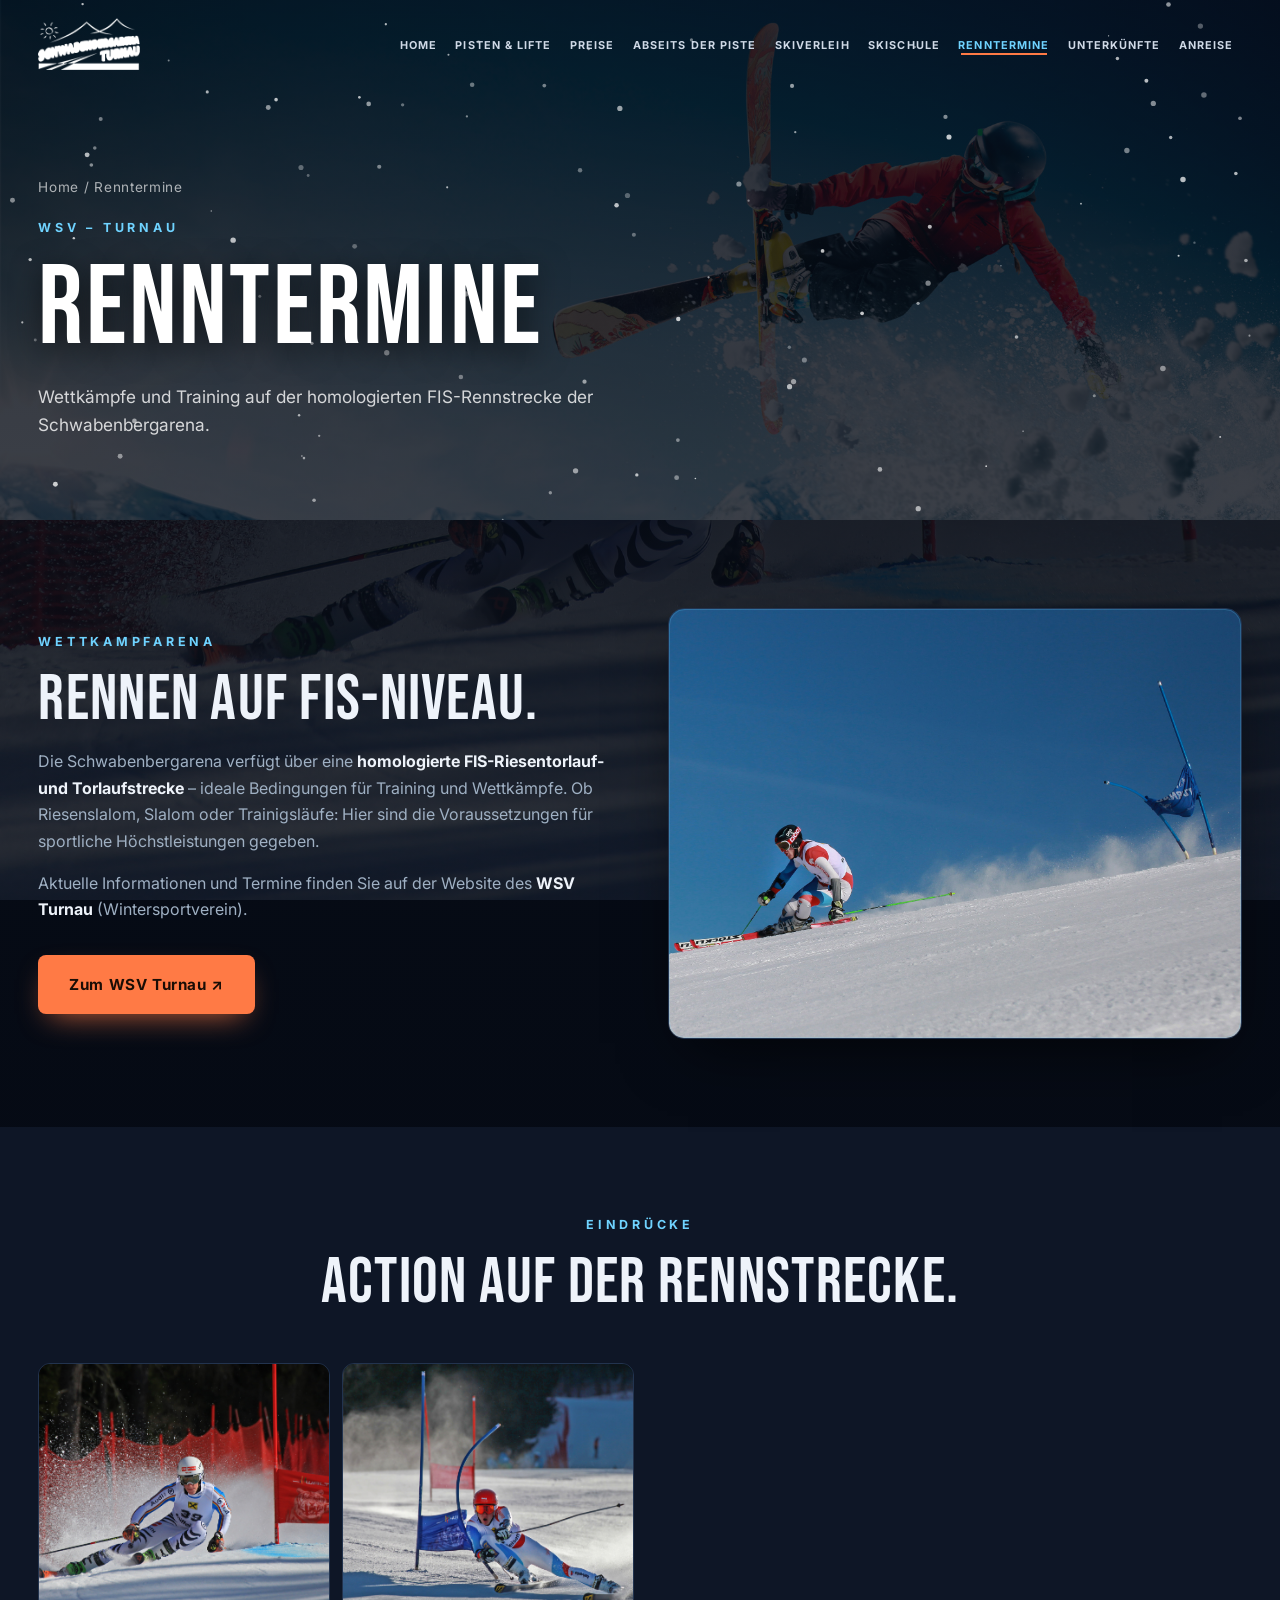
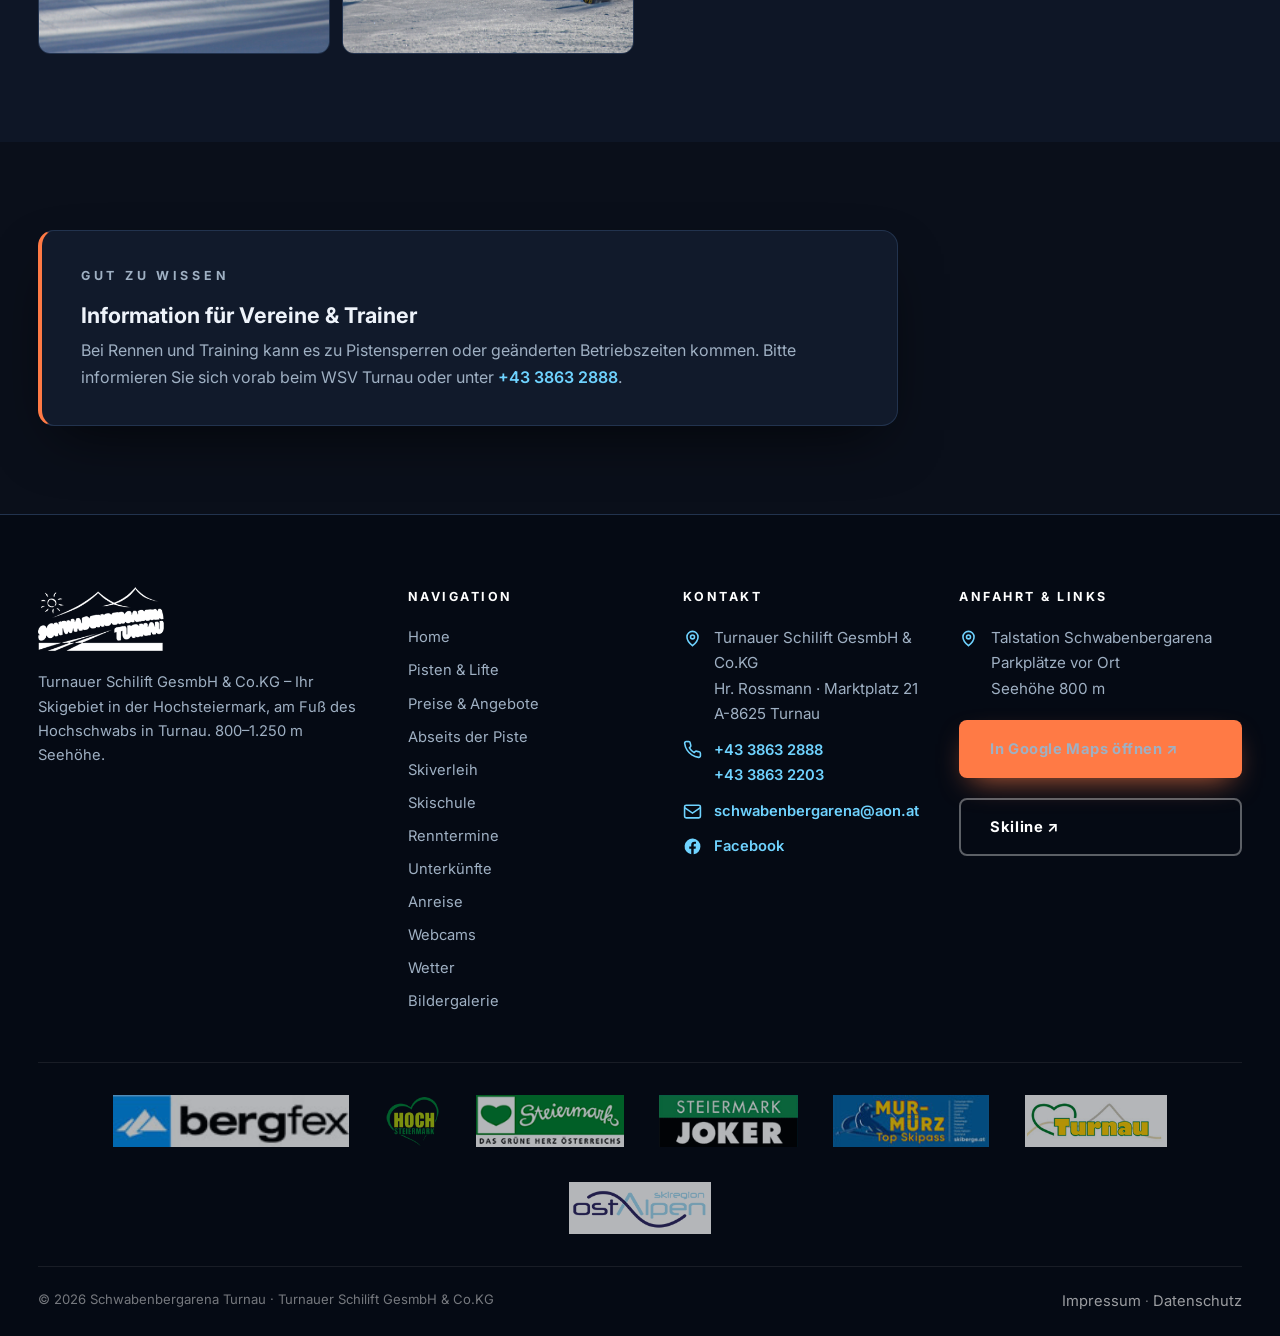
<file: renntermine/index.html>
<!DOCTYPE html>
<html lang="de">
<head>
<meta charset="UTF-8">
<meta name="viewport" content="width=device-width, initial-scale=1.0">
<title>Renntermine – Schwabenbergarena Turnau</title>
<meta name="description" content="Renntermine und Wettkämpfe in der Schwabenbergarena Turnau: FIS-homologierte Riesentorlauf- und Torlaufstrecke, aktuelle Termine beim WSV Turnau.">
<link rel="icon" href="../images/img/schwabenbergarena.png">
<link rel="preconnect" href="https://fonts.googleapis.com">
<link rel="preconnect" href="https://fonts.gstatic.com" crossorigin>
<link href="https://fonts.googleapis.com/css2?family=Bebas+Neue&family=Inter:wght@400;500;600;700&display=swap" rel="stylesheet">
<link rel="stylesheet" href="../assets/css/style.css?v=2">
</head>
<body>

<header class="site-header">
  <div class="wrap">
    <a class="brand" href="../"><img src="../images/img/schwabenbergarena.png" alt="Schwabenbergarena Logo"></a>
    <button class="burger" aria-label="Menü öffnen">☰</button>
    <nav class="nav">
      <ul>
        <li><a href="../">Home</a></li>
        <li><a href="../pisten-lifte">Pisten &amp; Lifte</a></li>
        <li><a href="../preise-angebote">Preise</a></li>
        <li><a href="../abseits-der-piste">Abseits der Piste</a></li>
        <li><a href="../skiverleih">Skiverleih</a></li>
        <li><a href="../skischule">Skischule</a></li>
        <li><a href="../renntermine" class="active">Renntermine</a></li>
        <li><a href="../unterkuenfte">Unterkünfte</a></li>
        <li><a href="../anreise">Anreise</a></li>
      </ul>
    </nav>
  </div>
</header>

<section class="page-hero">
  <canvas class="snow-canvas"></canvas>
  <img class="bg" src="../images/photos/0203502585_5f50cd5a0ed485f50cd5a0ed9b.jpg" alt="Rennstrecke">
  <div class="wrap">
    <p class="crumbs"><a href="../">Home</a> / Renntermine</p>
    <p class="eyebrow">WSV – Turnau</p>
    <h1>Renntermine</h1>
    <p class="lead">Wettkämpfe und Training auf der homologierten FIS-Rennstrecke der Schwabenbergarena.</p>
  </div>
</section>

<section class="section has-bg" style="background-image:url('../images/photos/2010584890_5f59fe0a3155a5f59fe0a315a4.jpg')">
  <div class="wrap">
    <div class="split">
      <div class="reveal">
        <p class="eyebrow">Wettkampfarena</p>
        <h2>Rennen auf FIS-Niveau.</h2>
        <div class="prose mt-1">
          <p>Die Schwabenbergarena verfügt über eine <strong>homologierte FIS-Riesentorlauf- und Torlaufstrecke</strong> – ideale Bedingungen für Training und Wettkämpfe. Ob Riesenslalom, Slalom oder Trainigsläufe: Hier sind die Voraussetzungen für sportliche Höchstleistungen gegeben.</p>
          <p>Aktuelle Informationen und Termine finden Sie auf der Website des <strong>WSV Turnau</strong> (Wintersportverein).</p>
        </div>
        <div class="mt-2">
          <a class="btn btn-primary" href="https://www.wsv-turnau.at/" target="_blank" rel="noopener">Zum WSV Turnau ↗</a>
        </div>
      </div>
      <div class="split-img reveal"><img src="../images/photos/2010582141_5f59fe0a30f0f5f59fe0a30f65.jpg" alt="Rennpiste"></div>
    </div>
  </div>
</section>

<section class="section alt">
  <div class="wrap">
    <div class="center reveal">
      <p class="eyebrow">Eindrücke</p>
      <h2>Action auf der Rennstrecke.</h2>
    </div>
    <div class="gallery mt-3">
      <figure><img src="../images/photos/2010584890_5f59fe0a3155a5f59fe0a315a4.jpg" alt="Skirennen"></figure>
      <figure><img src="../images/photos/2010588867_5f59fe0a31be45f59fe0a31c24.jpg" alt="Torfahren"></figure>
    </div>
  </div>
</section>

<section class="section">
  <div class="wrap">
    <div class="news reveal">
      <p class="eyebrow">Gut zu wissen</p>
      <h3>Information für Vereine &amp; Trainer</h3>
      <p>Bei Rennen und Training kann es zu Pistensperren oder geänderten Betriebszeiten kommen. Bitte informieren Sie sich vorab beim WSV Turnau oder unter <a href="tel:+4338632888" style="color:var(--accent2);font-weight:600">+43 3863 2888</a>.</p>
    </div>
  </div>
</section>

<footer class="site-footer">
  <div class="wrap">
    <div class="footer-grid">
      <div>
        <a href="../"><img src="../images/img/schwabenbergarena.png" alt="Schwabenbergarena" style="height:64px;margin-bottom:1.2rem;filter:brightness(0) invert(1)"></a>
        <p>Turnauer Schilift GesmbH &amp; Co.KG – Ihr Skigebiet in der Hochsteiermark, am Fuß des Hochschwabs in Turnau. 800–1.250 m Seehöhe.</p>
      </div>
      <div>
        <h4>Navigation</h4>
        <div class="footer-links">
          <a href="../">Home</a>
          <a href="../pisten-lifte">Pisten &amp; Lifte</a>
          <a href="../preise-angebote">Preise &amp; Angebote</a>
          <a href="../abseits-der-piste">Abseits der Piste</a>
          <a href="../skiverleih">Skiverleih</a>
          <a href="../skischule">Skischule</a>
          <a href="../renntermine">Renntermine</a>
          <a href="../unterkuenfte">Unterkünfte</a>
          <a href="../anreise">Anreise</a>
          <a href="../webcams">Webcams</a>
          <a href="../wetter">Wetter</a>
          <a href="../bildergalerie">Bildergalerie</a>
        </div>
      </div>
      <div>
        <h4>Kontakt</h4>
        <div class="footer-contact">
          <div class="contact-line"><svg viewBox="0 0 24 24" fill="none" stroke="currentColor" stroke-width="2"><path d="M12 21s-7-5.5-7-11a7 7 0 1 1 14 0c0 5.5-7 11-7 11z"/><circle cx="12" cy="10" r="2.5"/></svg><span>Turnauer Schilift GesmbH &amp; Co.KG<br>Hr. Rossmann · Marktplatz 21<br>A-8625 Turnau</span></div>
          <div class="contact-line"><svg viewBox="0 0 24 24" fill="none" stroke="currentColor" stroke-width="2"><path d="M22 16.9v3a2 2 0 0 1-2.2 2 19.8 19.8 0 0 1-8.6-3.1 19.5 19.5 0 0 1-6-6A19.8 19.8 0 0 1 2.1 4.2 2 2 0 0 1 4.1 2h3a2 2 0 0 1 2 1.7c.1 1 .4 2 .7 2.9a2 2 0 0 1-.5 2.1L8.1 9.9a16 16 0 0 0 6 6l1.2-1.2a2 2 0 0 1 2.1-.5c.9.3 1.9.6 2.9.7a2 2 0 0 1 1.7 2z"/></svg><span><a href="tel:+4338632888">+43 3863 2888</a><br><a href="tel:+4338632203">+43 3863 2203</a></span></div>
          <div class="contact-line"><svg viewBox="0 0 24 24" fill="none" stroke="currentColor" stroke-width="2"><rect x="2" y="4" width="20" height="16" rx="2"/><path d="m2 7 10 7L22 7"/></svg><a href="mailto:schwabenbergarena@aon.at">schwabenbergarena@aon.at</a></div>
          <div class="contact-line"><svg viewBox="0 0 24 24" fill="currentColor"><path d="M22 12a10 10 0 1 0-11.6 9.9v-7H7.9V12h2.5V9.8c0-2.5 1.5-3.9 3.8-3.9 1.1 0 2.2.2 2.2.2v2.5h-1.3c-1.2 0-1.6.8-1.6 1.6V12h2.8l-.4 2.9h-2.4v7A10 10 0 0 0 22 12z"/></svg><a href="https://www.facebook.com/schwabenbergarena.turnau" target="_blank" rel="noopener">Facebook</a></div>
        </div>
      </div>
      <div>
        <h4>Anfahrt &amp; Links</h4>
        <div class="footer-contact">
          <div class="contact-line"><svg viewBox="0 0 24 24" fill="none" stroke="currentColor" stroke-width="2"><path d="M12 21s-7-5.5-7-11a7 7 0 1 1 14 0c0 5.5-7 11-7 11z"/><circle cx="12" cy="10" r="2.5"/></svg><span>Talstation Schwabenbergarena<br>Parkplätze vor Ort<br>Seehöhe 800 m</span></div>
          <a class="btn btn-primary" style="margin-top:.5rem" href="https://www.google.com/maps/search/?api=1&query=Schwabenbergarena+Turnau" target="_blank" rel="noopener">In Google Maps öffnen ↗</a>
          <a class="btn btn-ghost" style="margin-top:.5rem;border-color:rgba(255,255,255,.35);color:#fff" href="https://www.skiline.cc/" target="_blank" rel="noopener">Skiline ↗</a>
        </div>
      </div>
    </div>
    <div class="footer-partners">
      <div class="wrap partners">
        <a href="http://www.bergfex.at/turnau/" target="_blank" rel="noopener"><img src="../images/img/bergfex.jpg" alt="bergfex"></a>
        <a href="http://www.hochsteiermark.at/" target="_blank" rel="noopener"><img src="../images/hoch.png" alt="Hochsteiermark"></a>
        <a href="http://www.steiermark.com/" target="_blank" rel="noopener"><img src="../images/img/steiermark.png" alt="Steiermark"></a>
        <a href="http://www.steiermarkjoker.at/" target="_blank" rel="noopener"><img src="../images/img/steiermark_joker.png" alt="Steiermark Joker"></a>
        <a href="http://www.skiberge.at/" target="_blank" rel="noopener"><img src="../images/img/murmuerz.jpg" alt="Skiberge"></a>
        <a href="http://www.turnau.gv.at/tourismus/home/" target="_blank" rel="noopener"><img src="../images/img/turnau.png" alt="Turnau"></a>
        <a href="http://www.skiregion-ostalpen.at/" target="_blank" rel="noopener"><img src="../images/img/ostalpen.png" alt="Ostalpen"></a>
      </div>
    </div>
    <div class="footer-bottom">
      <span>© 2026 Schwabenbergarena Turnau · Turnauer Schilift GesmbH &amp; Co.KG</span>
      <span><a href="../impressum">Impressum</a> · <a href="../datenschutz">Datenschutz</a></span>
    </div>
  </div>
</footer>

<script src="../assets/js/main.js?v=2"></script>
</body>
</html>
</file>
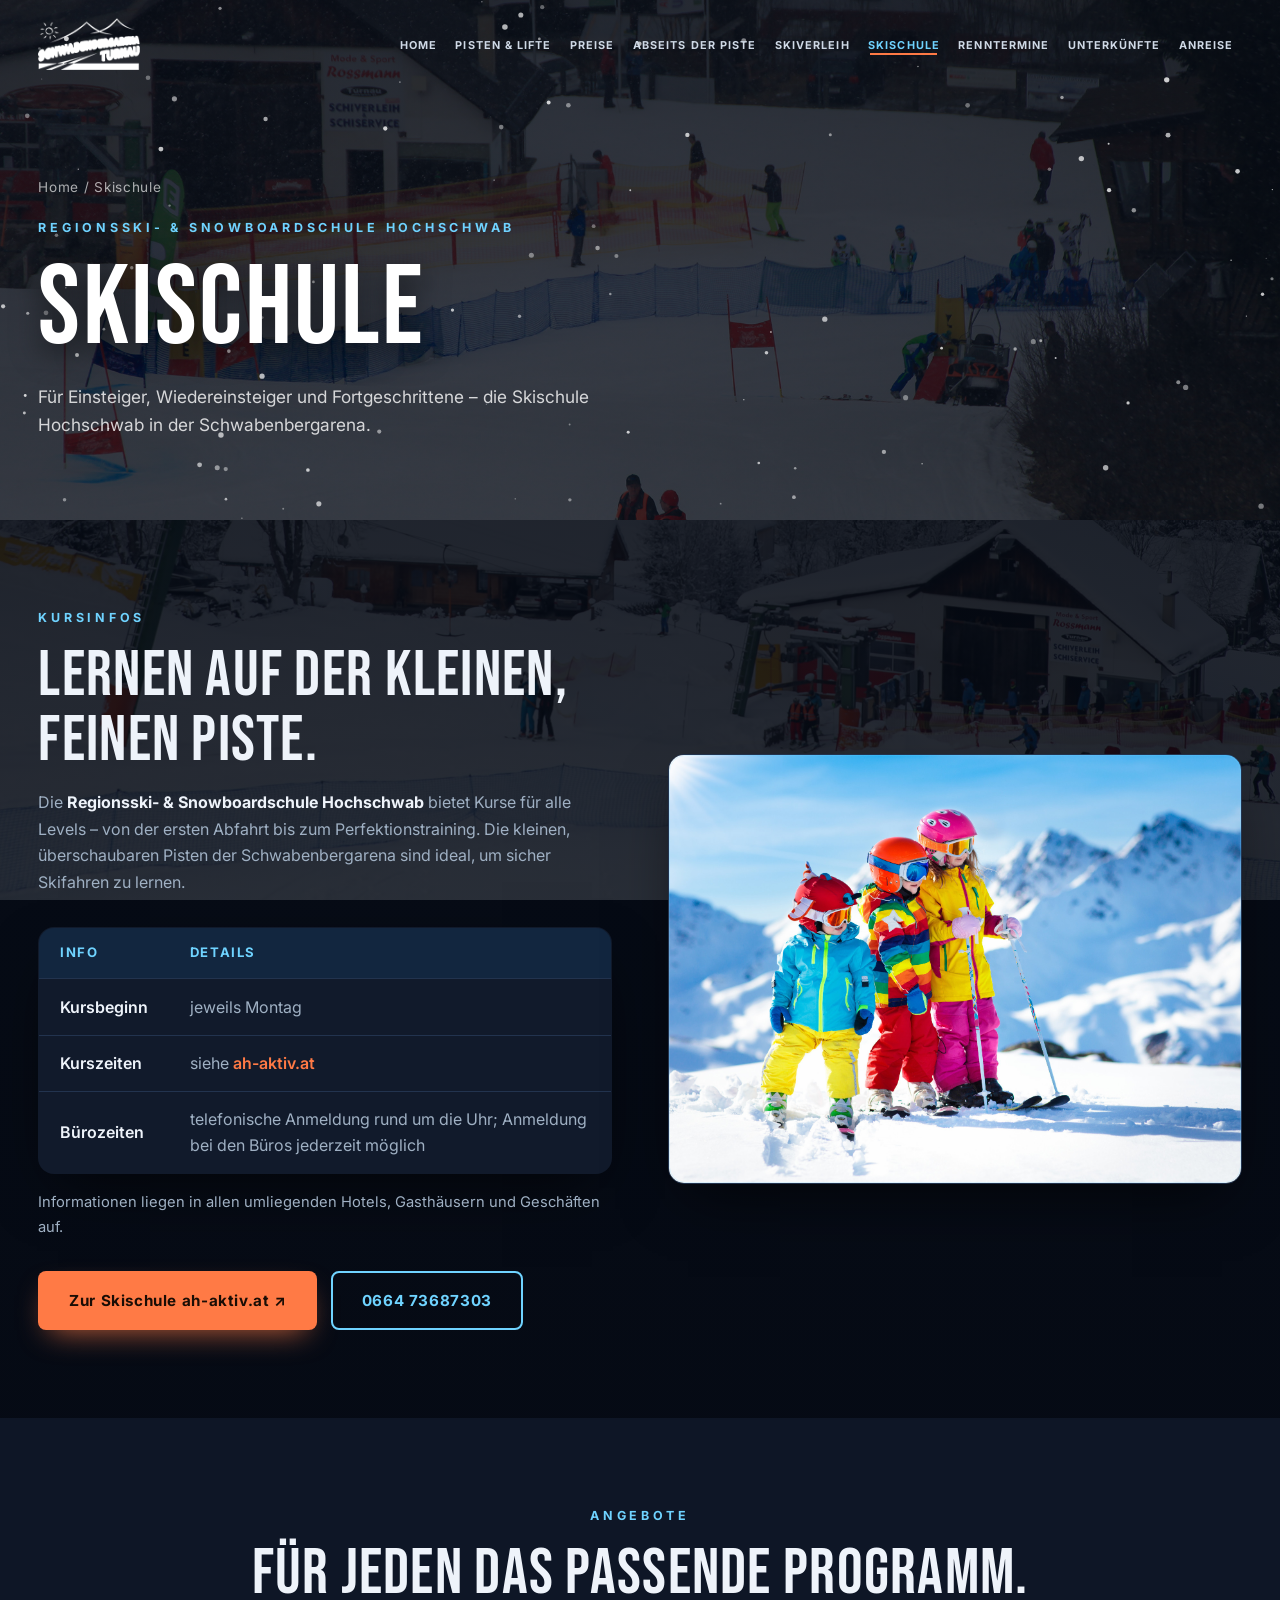
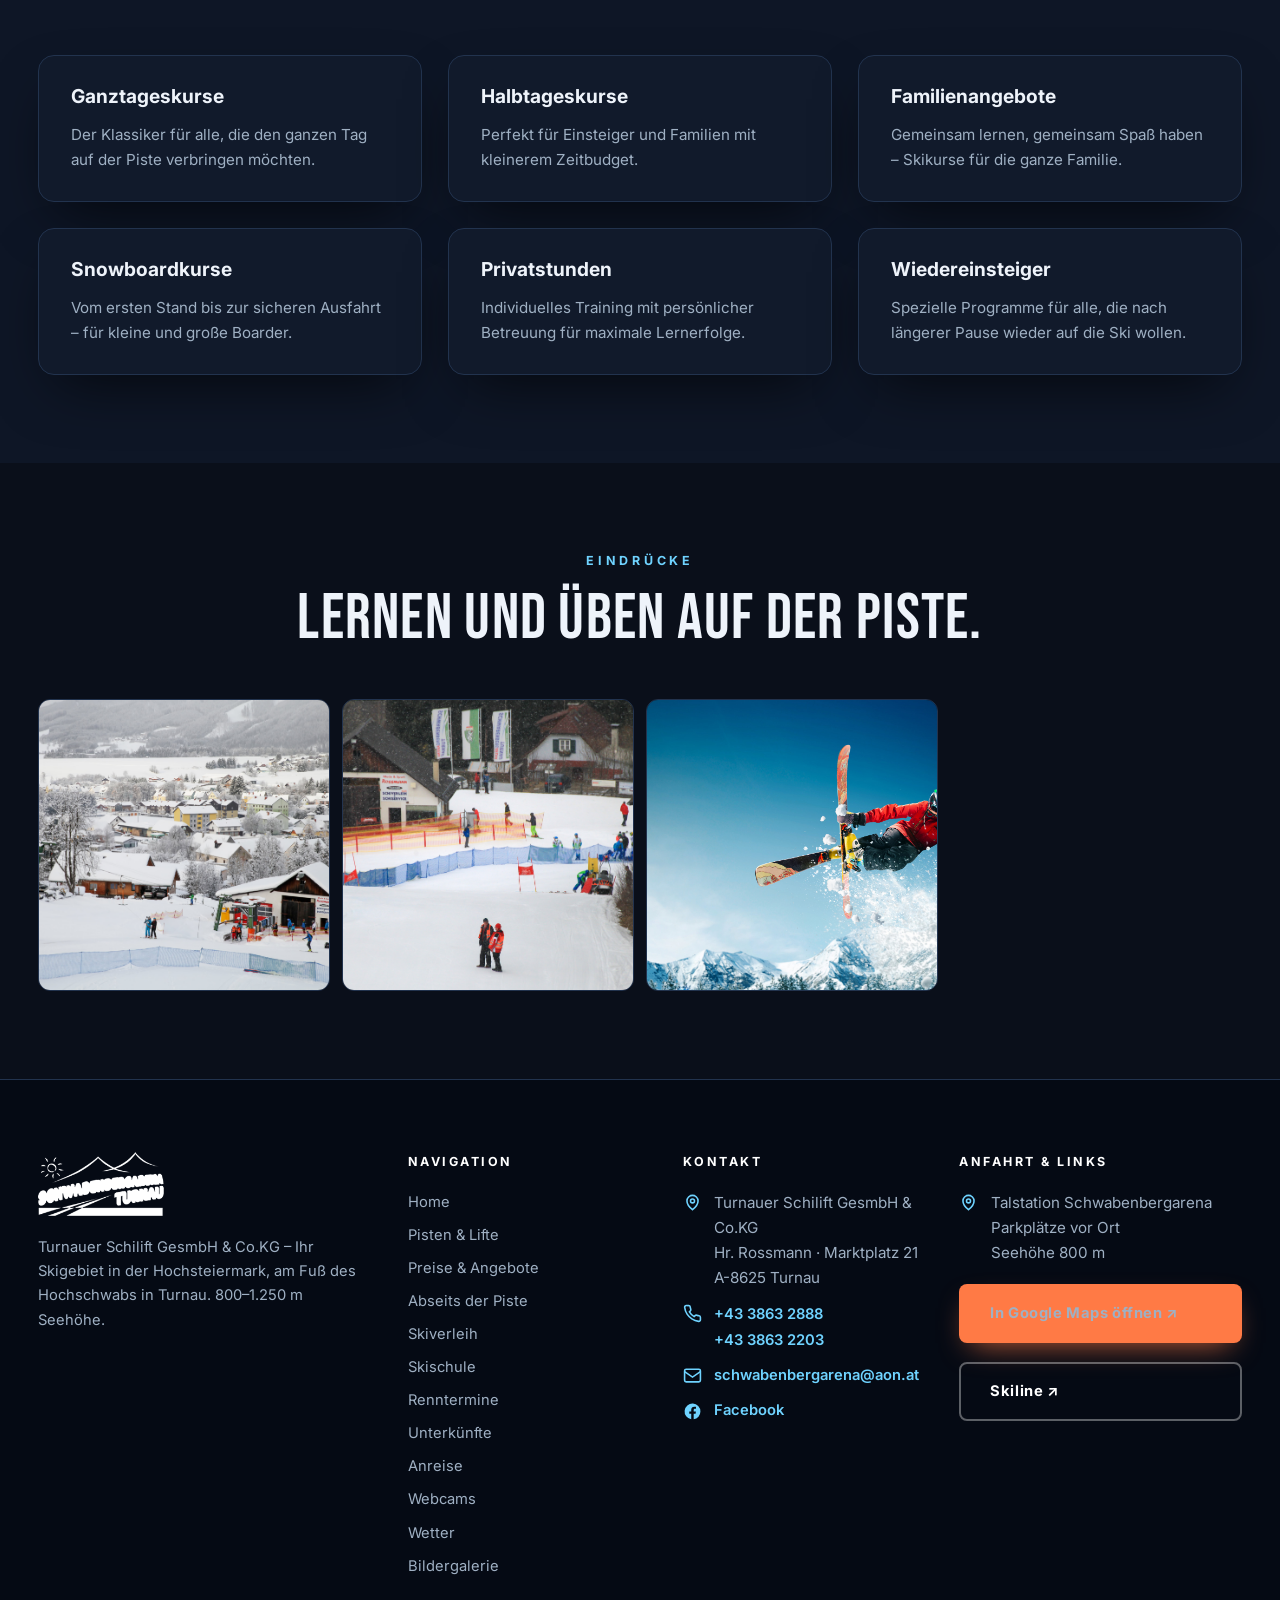
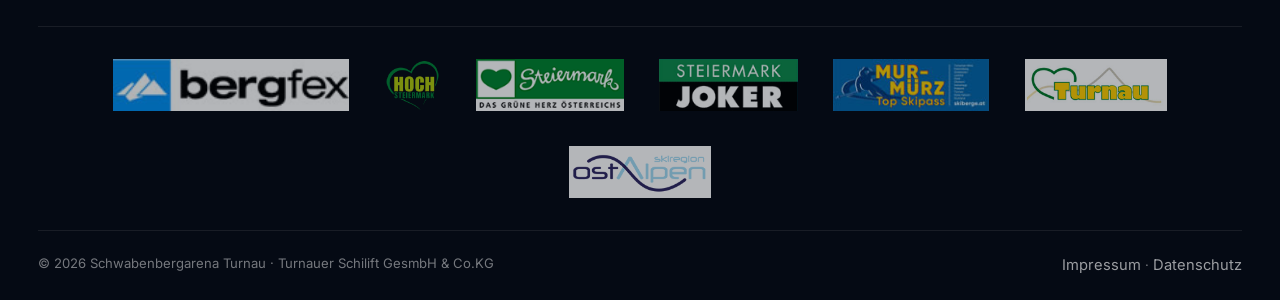
<file: skischule/index.html>
<!DOCTYPE html>
<html lang="de">
<head>
<meta charset="UTF-8">
<meta name="viewport" content="width=device-width, initial-scale=1.0">
<title>Skischule – Schwabenbergarena Turnau</title>
<meta name="description" content="Regionsski- & Snowboardschule Hochschwab: Ganztages-, Halbtages- und Privatkurse, Familienangebote und Snowboardkurse in der Schwabenbergarena.">
<link rel="icon" href="../images/img/schwabenbergarena.png">
<link rel="preconnect" href="https://fonts.googleapis.com">
<link rel="preconnect" href="https://fonts.gstatic.com" crossorigin>
<link href="https://fonts.googleapis.com/css2?family=Bebas+Neue&family=Inter:wght@400;500;600;700&display=swap" rel="stylesheet">
<link rel="stylesheet" href="../assets/css/style.css?v=2">
</head>
<body>

<header class="site-header">
  <div class="wrap">
    <a class="brand" href="../"><img src="../images/img/schwabenbergarena.png" alt="Schwabenbergarena Logo"></a>
    <button class="burger" aria-label="Menü öffnen">☰</button>
    <nav class="nav">
      <ul>
        <li><a href="../">Home</a></li>
        <li><a href="../pisten-lifte">Pisten &amp; Lifte</a></li>
        <li><a href="../preise-angebote">Preise</a></li>
        <li><a href="../abseits-der-piste">Abseits der Piste</a></li>
        <li><a href="../skiverleih">Skiverleih</a></li>
        <li><a href="../skischule" class="active">Skischule</a></li>
        <li><a href="../renntermine">Renntermine</a></li>
        <li><a href="../unterkuenfte">Unterkünfte</a></li>
        <li><a href="../anreise">Anreise</a></li>
      </ul>
    </nav>
  </div>
</header>

<section class="page-hero">
  <canvas class="snow-canvas"></canvas>
  <img class="bg" src="../images/photos/4416405979_5f61de8841b125f61de8841b5c.jpg" alt="Skistunde">
  <div class="wrap">
    <p class="crumbs"><a href="../">Home</a> / Skischule</p>
    <p class="eyebrow">Regionsski- &amp; Snowboardschule Hochschwab</p>
    <h1>Skischule</h1>
    <p class="lead">Für Einsteiger, Wiedereinsteiger und Fortgeschrittene – die Skischule Hochschwab in der Schwabenbergarena.</p>
  </div>
</section>

<section class="section has-bg" style="background-image:url('../images/photos/1910514141_5f59fdc72d40d5f59fdc72d44e.jpg')">
  <div class="wrap">
    <div class="split">
      <div class="reveal">
        <p class="eyebrow">Kursinfos</p>
        <h2>Lernen auf der kleinen, feinen Piste.</h2>
        <div class="prose mt-1">
          <p>Die <strong>Regionsski- &amp; Snowboardschule Hochschwab</strong> bietet Kurse für alle Levels – von der ersten Abfahrt bis zum Perfektionstraining. Die kleinen, überschaubaren Pisten der Schwabenbergarena sind ideal, um sicher Skifahren zu lernen.</p>
        </div>
        <table class="hours-table mt-2">
          <thead><tr><th>Info</th><th>Details</th></tr></thead>
          <tbody>
            <tr><td>Kursbeginn</td><td>jeweils Montag</td></tr>
            <tr><td>Kurszeiten</td><td>siehe <a href="https://www.ah-aktiv.at" target="_blank" rel="noopener" style="color:var(--accent);font-weight:600">ah-aktiv.at</a></td></tr>
            <tr><td>Bürozeiten</td><td>telefonische Anmeldung rund um die Uhr; Anmeldung bei den Büros jederzeit möglich</td></tr>
          </tbody>
        </table>
        <p class="mt-1" style="color:var(--ink-soft);font-size:.92rem">Informationen liegen in allen umliegenden Hotels, Gasthäusern und Geschäften auf.</p>
        <div class="mt-2">
          <a class="btn btn-primary" href="https://www.ah-aktiv.at" target="_blank" rel="noopener">Zur Skischule ah-aktiv.at ↗</a>
          <a class="btn btn-ghost" href="tel:+4366473687303" style="border-color:var(--accent2);color:var(--accent2);margin-left:.6rem">0664 73687303</a>
        </div>
      </div>
      <div class="split-img reveal"><img src="../images/photos/1910512240_5f59fdc72cf005f59fdc72cf41.jpg" alt="Skikurs"></div>
    </div>
  </div>
</section>

<section class="section alt">
  <div class="wrap">
    <div class="center reveal">
      <p class="eyebrow">Angebote</p>
      <h2>Für jeden das passende Programm.</h2>
    </div>
    <div class="grid grid-3 mt-3">
      <div class="info-card reveal"><h3>Ganztageskurse</h3><p style="color:var(--ink-soft);font-size:.95rem">Der Klassiker für alle, die den ganzen Tag auf der Piste verbringen möchten.</p></div>
      <div class="info-card reveal"><h3>Halbtageskurse</h3><p style="color:var(--ink-soft);font-size:.95rem">Perfekt für Einsteiger und Familien mit kleinerem Zeitbudget.</p></div>
      <div class="info-card reveal"><h3>Familienangebote</h3><p style="color:var(--ink-soft);font-size:.95rem">Gemeinsam lernen, gemeinsam Spaß haben – Skikurse für die ganze Familie.</p></div>
      <div class="info-card reveal"><h3>Snowboardkurse</h3><p style="color:var(--ink-soft);font-size:.95rem">Vom ersten Stand bis zur sicheren Ausfahrt – für kleine und große Boarder.</p></div>
      <div class="info-card reveal"><h3>Privatstunden</h3><p style="color:var(--ink-soft);font-size:.95rem">Individuelles Training mit persönlicher Betreuung für maximale Lernerfolge.</p></div>
      <div class="info-card reveal"><h3>Wiedereinsteiger</h3><p style="color:var(--ink-soft);font-size:.95rem">Spezielle Programme für alle, die nach längerer Pause wieder auf die Ski wollen.</p></div>
    </div>
  </div>
</section>

<section class="section">
  <div class="wrap">
    <div class="center reveal">
      <p class="eyebrow">Eindrücke</p>
      <h2>Lernen und Üben auf der Piste.</h2>
    </div>
    <div class="gallery mt-3">
      <figure><img src="../images/photos/1910514141_5f59fdc72d40d5f59fdc72d44e.jpg" alt="Skikurs"></figure>
      <figure><img src="../images/photos/1910518865_5f59fdc72c7445f59fdc72c789.jpg" alt="Unterricht"></figure>
      <figure><img src="../images/photos/4803341141_5f50ca02b0f115f50ca02b0f54.jpg" alt="Skifahren lernen"></figure>
    </div>
  </div>
</section>

<footer class="site-footer">
  <div class="wrap">
    <div class="footer-grid">
      <div>
        <a href="../"><img src="../images/img/schwabenbergarena.png" alt="Schwabenbergarena" style="height:64px;margin-bottom:1.2rem;filter:brightness(0) invert(1)"></a>
        <p>Turnauer Schilift GesmbH &amp; Co.KG – Ihr Skigebiet in der Hochsteiermark, am Fuß des Hochschwabs in Turnau. 800–1.250 m Seehöhe.</p>
      </div>
      <div>
        <h4>Navigation</h4>
        <div class="footer-links">
          <a href="../">Home</a>
          <a href="../pisten-lifte">Pisten &amp; Lifte</a>
          <a href="../preise-angebote">Preise &amp; Angebote</a>
          <a href="../abseits-der-piste">Abseits der Piste</a>
          <a href="../skiverleih">Skiverleih</a>
          <a href="../skischule">Skischule</a>
          <a href="../renntermine">Renntermine</a>
          <a href="../unterkuenfte">Unterkünfte</a>
          <a href="../anreise">Anreise</a>
          <a href="../webcams">Webcams</a>
          <a href="../wetter">Wetter</a>
          <a href="../bildergalerie">Bildergalerie</a>
        </div>
      </div>
      <div>
        <h4>Kontakt</h4>
        <div class="footer-contact">
          <div class="contact-line"><svg viewBox="0 0 24 24" fill="none" stroke="currentColor" stroke-width="2"><path d="M12 21s-7-5.5-7-11a7 7 0 1 1 14 0c0 5.5-7 11-7 11z"/><circle cx="12" cy="10" r="2.5"/></svg><span>Turnauer Schilift GesmbH &amp; Co.KG<br>Hr. Rossmann · Marktplatz 21<br>A-8625 Turnau</span></div>
          <div class="contact-line"><svg viewBox="0 0 24 24" fill="none" stroke="currentColor" stroke-width="2"><path d="M22 16.9v3a2 2 0 0 1-2.2 2 19.8 19.8 0 0 1-8.6-3.1 19.5 19.5 0 0 1-6-6A19.8 19.8 0 0 1 2.1 4.2 2 2 0 0 1 4.1 2h3a2 2 0 0 1 2 1.7c.1 1 .4 2 .7 2.9a2 2 0 0 1-.5 2.1L8.1 9.9a16 16 0 0 0 6 6l1.2-1.2a2 2 0 0 1 2.1-.5c.9.3 1.9.6 2.9.7a2 2 0 0 1 1.7 2z"/></svg><span><a href="tel:+4338632888">+43 3863 2888</a><br><a href="tel:+4338632203">+43 3863 2203</a></span></div>
          <div class="contact-line"><svg viewBox="0 0 24 24" fill="none" stroke="currentColor" stroke-width="2"><rect x="2" y="4" width="20" height="16" rx="2"/><path d="m2 7 10 7L22 7"/></svg><a href="mailto:schwabenbergarena@aon.at">schwabenbergarena@aon.at</a></div>
          <div class="contact-line"><svg viewBox="0 0 24 24" fill="currentColor"><path d="M22 12a10 10 0 1 0-11.6 9.9v-7H7.9V12h2.5V9.8c0-2.5 1.5-3.9 3.8-3.9 1.1 0 2.2.2 2.2.2v2.5h-1.3c-1.2 0-1.6.8-1.6 1.6V12h2.8l-.4 2.9h-2.4v7A10 10 0 0 0 22 12z"/></svg><a href="https://www.facebook.com/schwabenbergarena.turnau" target="_blank" rel="noopener">Facebook</a></div>
        </div>
      </div>
      <div>
        <h4>Anfahrt &amp; Links</h4>
        <div class="footer-contact">
          <div class="contact-line"><svg viewBox="0 0 24 24" fill="none" stroke="currentColor" stroke-width="2"><path d="M12 21s-7-5.5-7-11a7 7 0 1 1 14 0c0 5.5-7 11-7 11z"/><circle cx="12" cy="10" r="2.5"/></svg><span>Talstation Schwabenbergarena<br>Parkplätze vor Ort<br>Seehöhe 800 m</span></div>
          <a class="btn btn-primary" style="margin-top:.5rem" href="https://www.google.com/maps/search/?api=1&query=Schwabenbergarena+Turnau" target="_blank" rel="noopener">In Google Maps öffnen ↗</a>
          <a class="btn btn-ghost" style="margin-top:.5rem;border-color:rgba(255,255,255,.35);color:#fff" href="https://www.skiline.cc/" target="_blank" rel="noopener">Skiline ↗</a>
        </div>
      </div>
    </div>
    <div class="footer-partners">
      <div class="wrap partners">
        <a href="http://www.bergfex.at/turnau/" target="_blank" rel="noopener"><img src="../images/img/bergfex.jpg" alt="bergfex"></a>
        <a href="http://www.hochsteiermark.at/" target="_blank" rel="noopener"><img src="../images/hoch.png" alt="Hochsteiermark"></a>
        <a href="http://www.steiermark.com/" target="_blank" rel="noopener"><img src="../images/img/steiermark.png" alt="Steiermark"></a>
        <a href="http://www.steiermarkjoker.at/" target="_blank" rel="noopener"><img src="../images/img/steiermark_joker.png" alt="Steiermark Joker"></a>
        <a href="http://www.skiberge.at/" target="_blank" rel="noopener"><img src="../images/img/murmuerz.jpg" alt="Skiberge"></a>
        <a href="http://www.turnau.gv.at/tourismus/home/" target="_blank" rel="noopener"><img src="../images/img/turnau.png" alt="Turnau"></a>
        <a href="http://www.skiregion-ostalpen.at/" target="_blank" rel="noopener"><img src="../images/img/ostalpen.png" alt="Ostalpen"></a>
      </div>
    </div>
    <div class="footer-bottom">
      <span>© 2026 Schwabenbergarena Turnau · Turnauer Schilift GesmbH &amp; Co.KG</span>
      <span><a href="../impressum">Impressum</a> · <a href="../datenschutz">Datenschutz</a></span>
    </div>
  </div>
</footer>

<script src="../assets/js/main.js?v=2"></script>
</body>
</html>
</file>
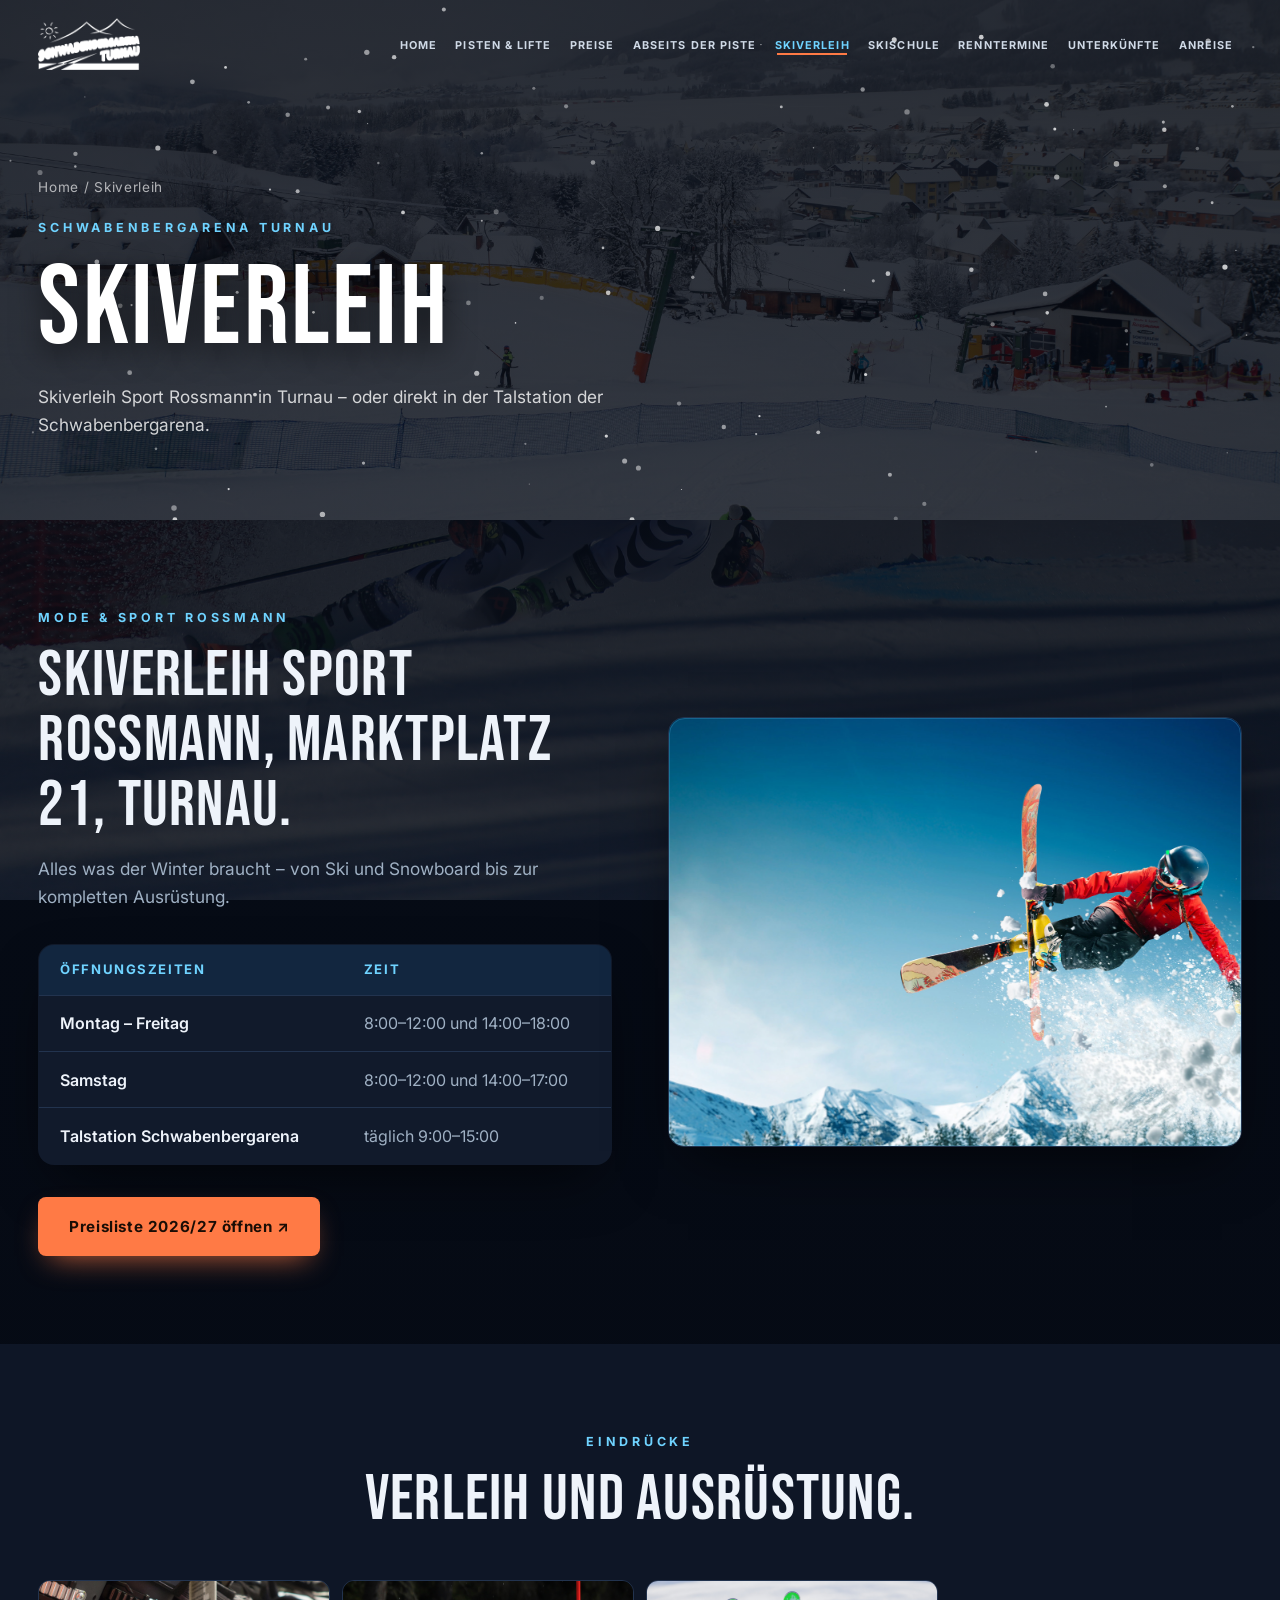
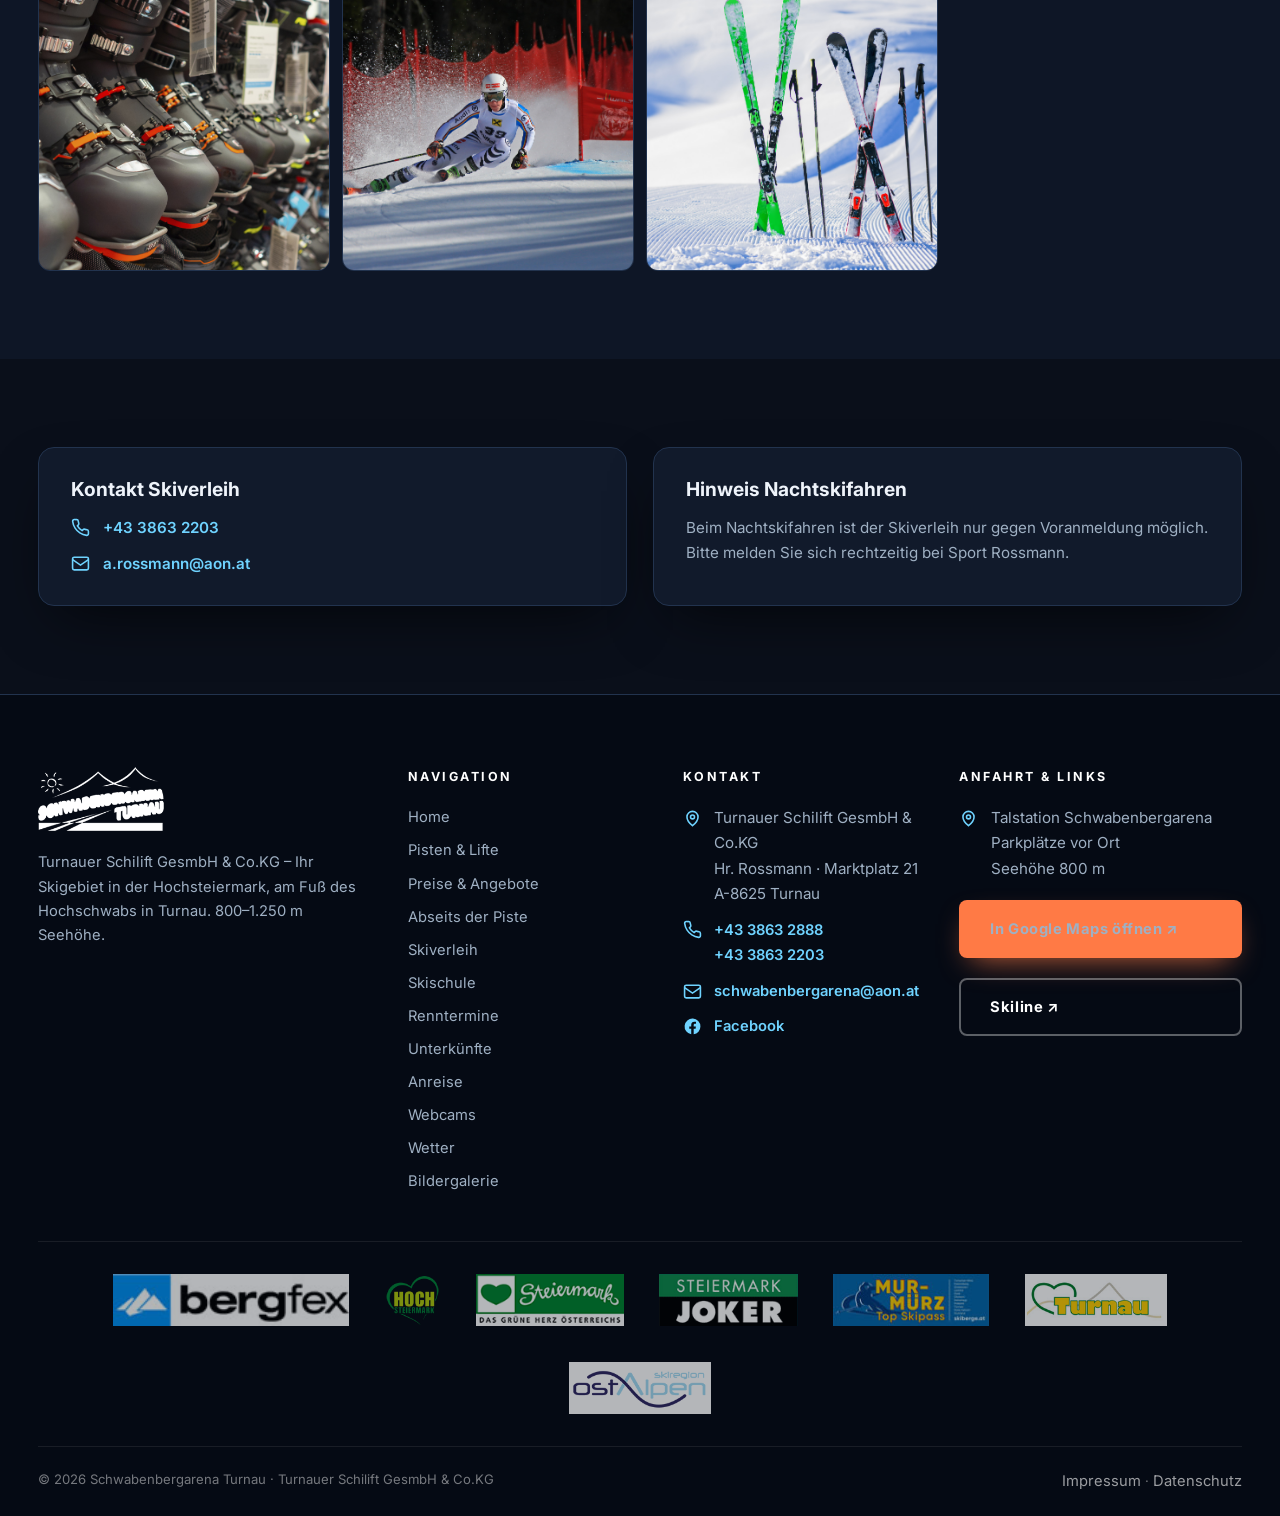
<file: skiverleih/index.html>
<!DOCTYPE html>
<html lang="de">
<head>
<meta charset="UTF-8">
<meta name="viewport" content="width=device-width, initial-scale=1.0">
<title>Skiverleih – Schwabenbergarena Turnau</title>
<meta name="description" content="Skiverleih Sport Rossmann in Turnau und direkt in der Talstation der Schwabenbergarena: Öffnungszeiten, Preisliste und Kontakt.">
<link rel="icon" href="../images/img/schwabenbergarena.png">
<link rel="preconnect" href="https://fonts.googleapis.com">
<link rel="preconnect" href="https://fonts.gstatic.com" crossorigin>
<link href="https://fonts.googleapis.com/css2?family=Bebas+Neue&family=Inter:wght@400;500;600;700&display=swap" rel="stylesheet">
<link rel="stylesheet" href="../assets/css/style.css?v=2">
</head>
<body>

<header class="site-header">
  <div class="wrap">
    <a class="brand" href="../"><img src="../images/img/schwabenbergarena.png" alt="Schwabenbergarena Logo"></a>
    <button class="burger" aria-label="Menü öffnen">☰</button>
    <nav class="nav">
      <ul>
        <li><a href="../">Home</a></li>
        <li><a href="../pisten-lifte">Pisten &amp; Lifte</a></li>
        <li><a href="../preise-angebote">Preise</a></li>
        <li><a href="../abseits-der-piste">Abseits der Piste</a></li>
        <li><a href="../skiverleih" class="active">Skiverleih</a></li>
        <li><a href="../skischule">Skischule</a></li>
        <li><a href="../renntermine">Renntermine</a></li>
        <li><a href="../unterkuenfte">Unterkünfte</a></li>
        <li><a href="../anreise">Anreise</a></li>
      </ul>
    </nav>
  </div>
</header>

<section class="page-hero">
  <canvas class="snow-canvas"></canvas>
  <img class="bg" src="../images/photos/4416219598_5f61de7555ddc5f61de7555e30.jpg" alt="Skiverleih">
  <div class="wrap">
    <p class="crumbs"><a href="../">Home</a> / Skiverleih</p>
    <p class="eyebrow">Schwabenbergarena Turnau</p>
    <h1>Skiverleih</h1>
    <p class="lead">Skiverleih Sport Rossmann in Turnau – oder direkt in der Talstation der Schwabenbergarena.</p>
  </div>
</section>

<section class="section has-bg" style="background-image:url('../images/photos/4210507986_5f59f51a010e85f59f51a0112f.jpg')">
  <div class="wrap">
    <div class="split">
      <div class="reveal">
        <p class="eyebrow">Mode &amp; Sport Rossmann</p>
        <h2>Skiverleih Sport Rossmann, Marktplatz 21, Turnau.</h2>
        <p class="lead mt-1">Alles was der Winter braucht – von Ski und Snowboard bis zur kompletten Ausrüstung.</p>
        <table class="hours-table mt-2">
          <thead><tr><th>Öffnungszeiten</th><th>Zeit</th></tr></thead>
          <tbody>
            <tr><td>Montag – Freitag</td><td>8:00–12:00 und 14:00–18:00</td></tr>
            <tr><td>Samstag</td><td>8:00–12:00 und 14:00–17:00</td></tr>
            <tr><td>Talstation Schwabenbergarena</td><td>täglich 9:00–15:00</td></tr>
          </tbody>
        </table>
        <div class="mt-2">
          <a class="btn btn-primary" href="../images/skiverleih-preisliste-2026-27.pdf" target="_blank" rel="noopener">Preisliste 2026/27 öffnen ↗</a>
        </div>
      </div>
      <div class="split-img reveal"><img src="../images/photos/4803169596_5f50c9f07bb0e5f50c9f07bb51.jpg" alt="Ausrüstung Skiverleih"></div>
    </div>
  </div>
</section>

<section class="section alt">
  <div class="wrap">
    <div class="center reveal">
      <p class="eyebrow">Eindrücke</p>
      <h2>Verleih und Ausrüstung.</h2>
    </div>
    <div class="gallery mt-3">
      <figure><img src="../images/photos/4210493548_5f59f51a00afc5f59f51a00b84.jpg" alt="Skiverleih"></figure>
      <figure><img src="../images/photos/4210507986_5f59f51a010e85f59f51a0112f.jpg" alt="Skiausrüstung"></figure>
      <figure><img src="../images/photos/4210509591_5f59f51a0161a5f59f51a01657.jpg" alt="Snowboard"></figure>
    </div>
  </div>
</section>

<section class="section">
  <div class="wrap">
    <div class="grid grid-2">
      <div class="info-card reveal">
        <h3>Kontakt Skiverleih</h3>
        <div class="footer-contact">
          <div class="contact-line"><svg viewBox="0 0 24 24" fill="none" stroke="currentColor" stroke-width="2"><path d="M22 16.9v3a2 2 0 0 1-2.2 2 19.8 19.8 0 0 1-8.6-3.1 19.5 19.5 0 0 1-6-6A19.8 19.8 0 0 1 2.1 4.2 2 2 0 0 1 4.1 2h3a2 2 0 0 1 2 1.7c.1 1 .4 2 .7 2.9a2 2 0 0 1-.5 2.1L8.1 9.9a16 16 0 0 0 6 6l1.2-1.2a2 2 0 0 1 2.1-.5c.9.3 1.9.6 2.9.7a2 2 0 0 1 1.7 2z"/></svg><a href="tel:+4338632203">+43 3863 2203</a></div>
          <div class="contact-line"><svg viewBox="0 0 24 24" fill="none" stroke="currentColor" stroke-width="2"><rect x="2" y="4" width="20" height="16" rx="2"/><path d="m2 7 10 7L22 7"/></svg><a href="mailto:a.rossmann@aon.at">a.rossmann@aon.at</a></div>
        </div>
      </div>
      <div class="info-card reveal">
        <h3>Hinweis Nachtskifahren</h3>
        <p style="color:var(--ink-soft);font-size:.95rem">Beim Nachtskifahren ist der Skiverleih nur gegen Voranmeldung möglich. Bitte melden Sie sich rechtzeitig bei Sport Rossmann.</p>
      </div>
    </div>
  </div>
</section>

<footer class="site-footer">
  <div class="wrap">
    <div class="footer-grid">
      <div>
        <a href="../"><img src="../images/img/schwabenbergarena.png" alt="Schwabenbergarena" style="height:64px;margin-bottom:1.2rem;filter:brightness(0) invert(1)"></a>
        <p>Turnauer Schilift GesmbH &amp; Co.KG – Ihr Skigebiet in der Hochsteiermark, am Fuß des Hochschwabs in Turnau. 800–1.250 m Seehöhe.</p>
      </div>
      <div>
        <h4>Navigation</h4>
        <div class="footer-links">
          <a href="../">Home</a>
          <a href="../pisten-lifte">Pisten &amp; Lifte</a>
          <a href="../preise-angebote">Preise &amp; Angebote</a>
          <a href="../abseits-der-piste">Abseits der Piste</a>
          <a href="../skiverleih">Skiverleih</a>
          <a href="../skischule">Skischule</a>
          <a href="../renntermine">Renntermine</a>
          <a href="../unterkuenfte">Unterkünfte</a>
          <a href="../anreise">Anreise</a>
          <a href="../webcams">Webcams</a>
          <a href="../wetter">Wetter</a>
          <a href="../bildergalerie">Bildergalerie</a>
        </div>
      </div>
      <div>
        <h4>Kontakt</h4>
        <div class="footer-contact">
          <div class="contact-line"><svg viewBox="0 0 24 24" fill="none" stroke="currentColor" stroke-width="2"><path d="M12 21s-7-5.5-7-11a7 7 0 1 1 14 0c0 5.5-7 11-7 11z"/><circle cx="12" cy="10" r="2.5"/></svg><span>Turnauer Schilift GesmbH &amp; Co.KG<br>Hr. Rossmann · Marktplatz 21<br>A-8625 Turnau</span></div>
          <div class="contact-line"><svg viewBox="0 0 24 24" fill="none" stroke="currentColor" stroke-width="2"><path d="M22 16.9v3a2 2 0 0 1-2.2 2 19.8 19.8 0 0 1-8.6-3.1 19.5 19.5 0 0 1-6-6A19.8 19.8 0 0 1 2.1 4.2 2 2 0 0 1 4.1 2h3a2 2 0 0 1 2 1.7c.1 1 .4 2 .7 2.9a2 2 0 0 1-.5 2.1L8.1 9.9a16 16 0 0 0 6 6l1.2-1.2a2 2 0 0 1 2.1-.5c.9.3 1.9.6 2.9.7a2 2 0 0 1 1.7 2z"/></svg><span><a href="tel:+4338632888">+43 3863 2888</a><br><a href="tel:+4338632203">+43 3863 2203</a></span></div>
          <div class="contact-line"><svg viewBox="0 0 24 24" fill="none" stroke="currentColor" stroke-width="2"><rect x="2" y="4" width="20" height="16" rx="2"/><path d="m2 7 10 7L22 7"/></svg><a href="mailto:schwabenbergarena@aon.at">schwabenbergarena@aon.at</a></div>
          <div class="contact-line"><svg viewBox="0 0 24 24" fill="currentColor"><path d="M22 12a10 10 0 1 0-11.6 9.9v-7H7.9V12h2.5V9.8c0-2.5 1.5-3.9 3.8-3.9 1.1 0 2.2.2 2.2.2v2.5h-1.3c-1.2 0-1.6.8-1.6 1.6V12h2.8l-.4 2.9h-2.4v7A10 10 0 0 0 22 12z"/></svg><a href="https://www.facebook.com/schwabenbergarena.turnau" target="_blank" rel="noopener">Facebook</a></div>
        </div>
      </div>
      <div>
        <h4>Anfahrt &amp; Links</h4>
        <div class="footer-contact">
          <div class="contact-line"><svg viewBox="0 0 24 24" fill="none" stroke="currentColor" stroke-width="2"><path d="M12 21s-7-5.5-7-11a7 7 0 1 1 14 0c0 5.5-7 11-7 11z"/><circle cx="12" cy="10" r="2.5"/></svg><span>Talstation Schwabenbergarena<br>Parkplätze vor Ort<br>Seehöhe 800 m</span></div>
          <a class="btn btn-primary" style="margin-top:.5rem" href="https://www.google.com/maps/search/?api=1&query=Schwabenbergarena+Turnau" target="_blank" rel="noopener">In Google Maps öffnen ↗</a>
          <a class="btn btn-ghost" style="margin-top:.5rem;border-color:rgba(255,255,255,.35);color:#fff" href="https://www.skiline.cc/" target="_blank" rel="noopener">Skiline ↗</a>
        </div>
      </div>
    </div>
    <div class="footer-partners">
      <div class="wrap partners">
        <a href="http://www.bergfex.at/turnau/" target="_blank" rel="noopener"><img src="../images/img/bergfex.jpg" alt="bergfex"></a>
        <a href="http://www.hochsteiermark.at/" target="_blank" rel="noopener"><img src="../images/hoch.png" alt="Hochsteiermark"></a>
        <a href="http://www.steiermark.com/" target="_blank" rel="noopener"><img src="../images/img/steiermark.png" alt="Steiermark"></a>
        <a href="http://www.steiermarkjoker.at/" target="_blank" rel="noopener"><img src="../images/img/steiermark_joker.png" alt="Steiermark Joker"></a>
        <a href="http://www.skiberge.at/" target="_blank" rel="noopener"><img src="../images/img/murmuerz.jpg" alt="Skiberge"></a>
        <a href="http://www.turnau.gv.at/tourismus/home/" target="_blank" rel="noopener"><img src="../images/img/turnau.png" alt="Turnau"></a>
        <a href="http://www.skiregion-ostalpen.at/" target="_blank" rel="noopener"><img src="../images/img/ostalpen.png" alt="Ostalpen"></a>
      </div>
    </div>
    <div class="footer-bottom">
      <span>© 2026 Schwabenbergarena Turnau · Turnauer Schilift GesmbH &amp; Co.KG</span>
      <span><a href="../impressum">Impressum</a> · <a href="../datenschutz">Datenschutz</a></span>
    </div>
  </div>
</footer>

<script src="../assets/js/main.js?v=2"></script>
</body>
</html>
</file>
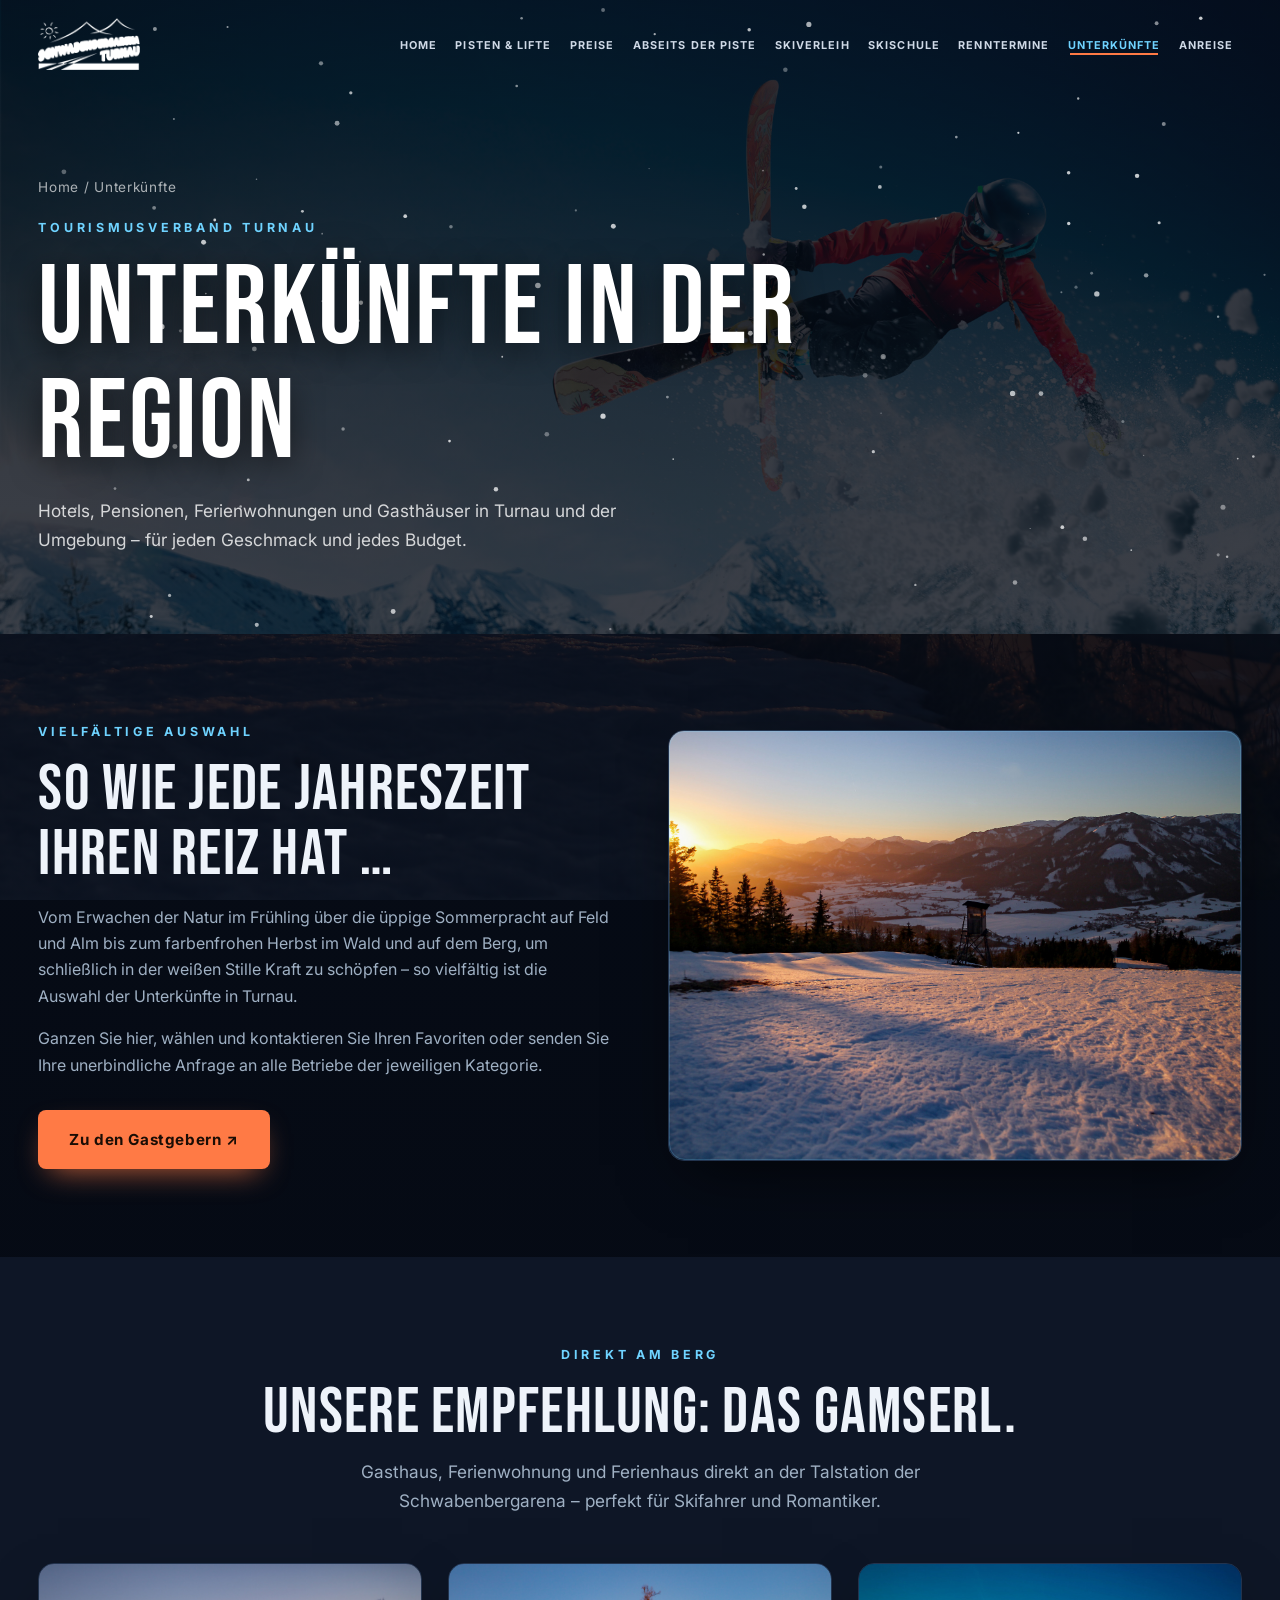
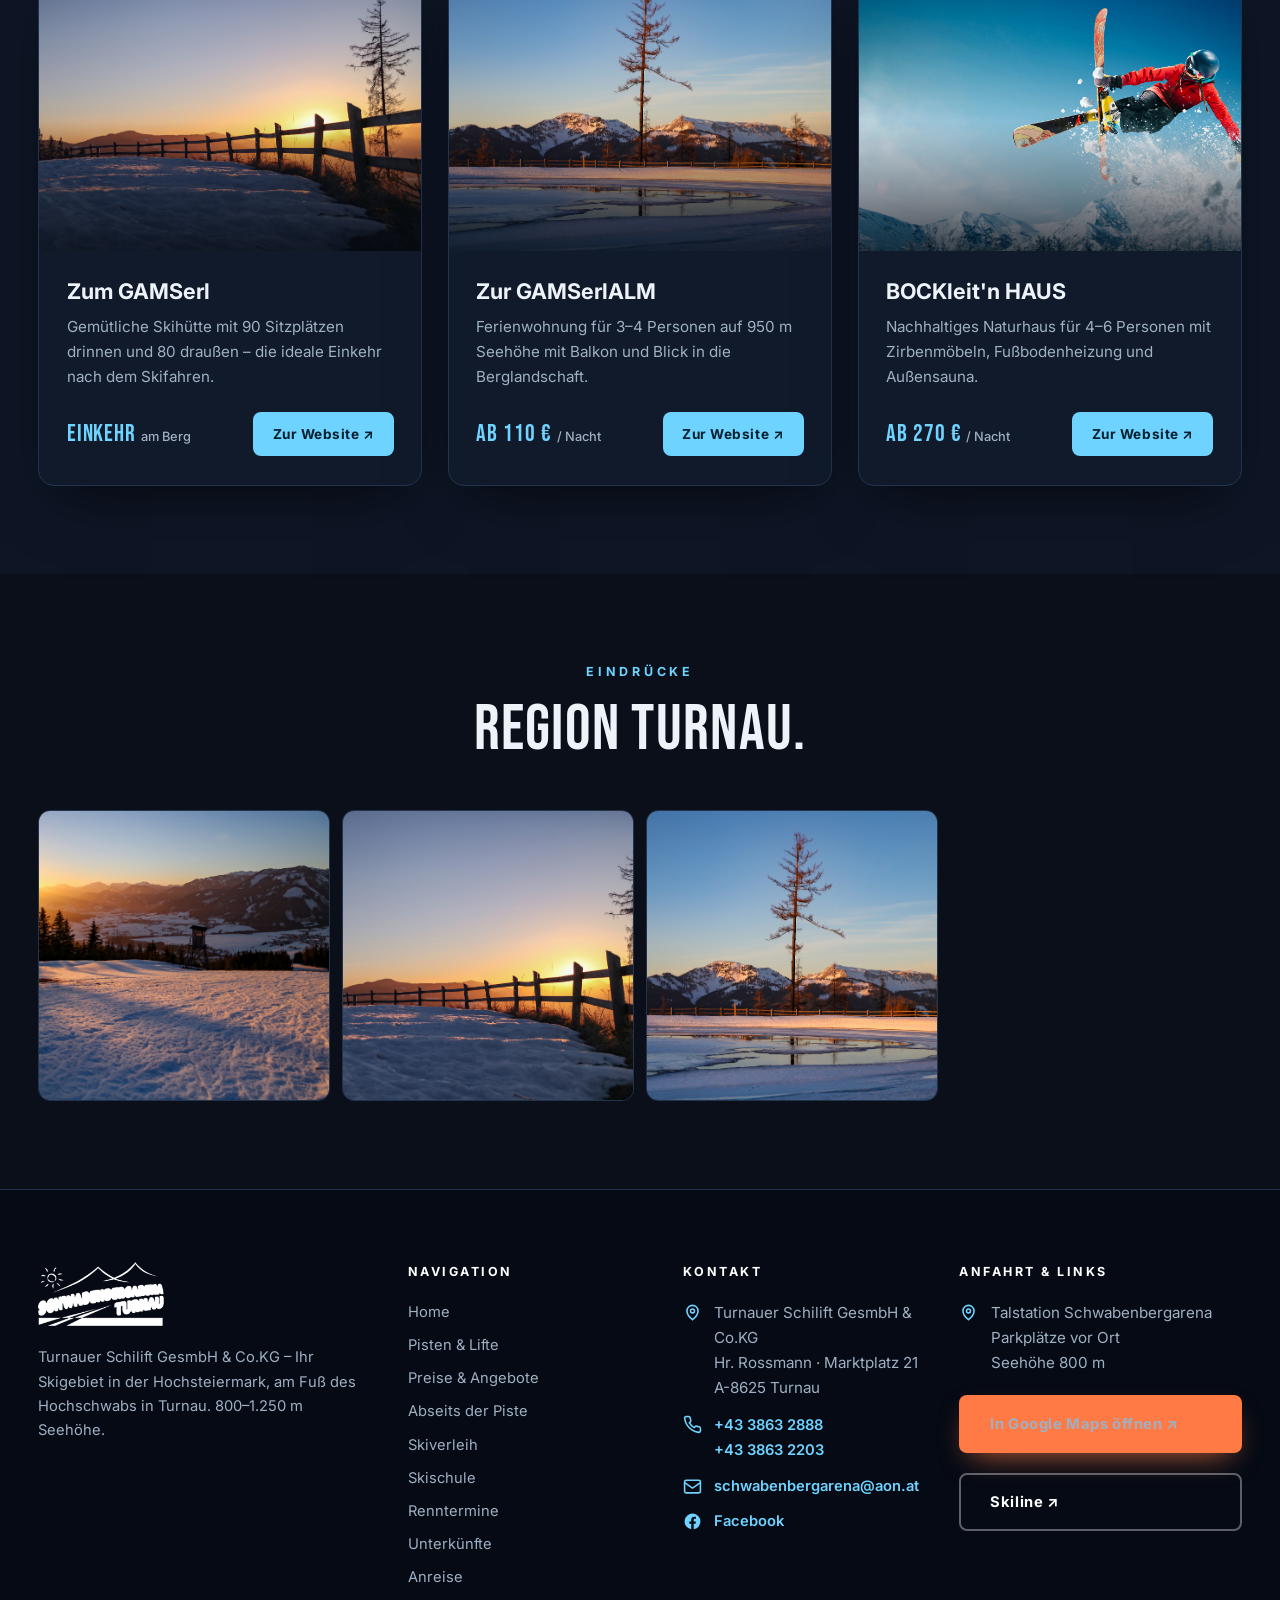
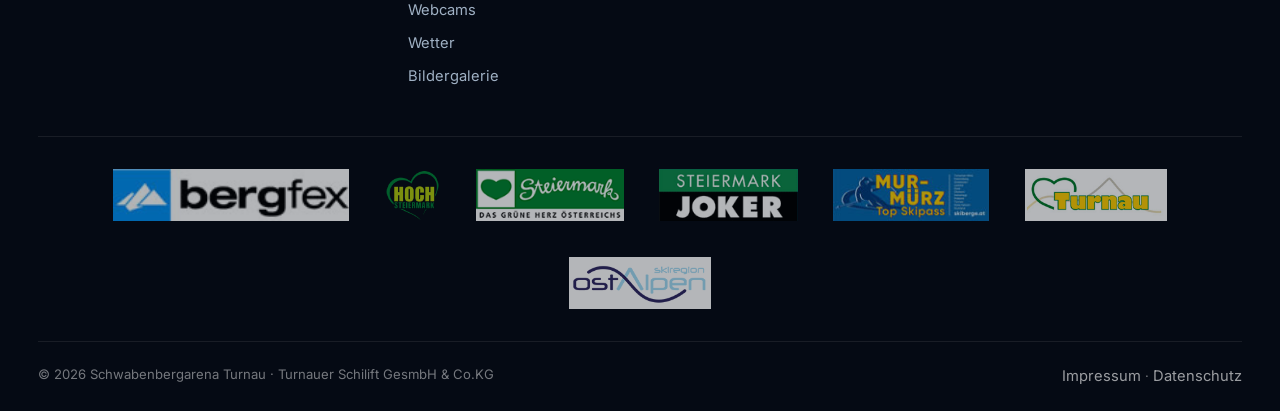
<file: unterkuenfte/index.html>
<!DOCTYPE html>
<html lang="de">
<head>
<meta charset="UTF-8">
<meta name="viewport" content="width=device-width, initial-scale=1.0">
<title>Unterkünfte in der Region – Schwabenbergarena Turnau</title>
<meta name="description" content="Unterkünfte in Turnau und der Region: Hotels, Pensionen, Ferienwohnungen und Gasthäuser – über den Tourismusverband Turnau.">
<link rel="icon" href="../images/img/schwabenbergarena.png">
<link rel="preconnect" href="https://fonts.googleapis.com">
<link rel="preconnect" href="https://fonts.gstatic.com" crossorigin>
<link href="https://fonts.googleapis.com/css2?family=Bebas+Neue&family=Inter:wght@400;500;600;700&display=swap" rel="stylesheet">
<link rel="stylesheet" href="../assets/css/style.css?v=2">
</head>
<body>

<header class="site-header">
  <div class="wrap">
    <a class="brand" href="../"><img src="../images/img/schwabenbergarena.png" alt="Schwabenbergarena Logo"></a>
    <button class="burger" aria-label="Menü öffnen">☰</button>
    <nav class="nav">
      <ul>
        <li><a href="../">Home</a></li>
        <li><a href="../pisten-lifte">Pisten &amp; Lifte</a></li>
        <li><a href="../preise-angebote">Preise</a></li>
        <li><a href="../abseits-der-piste">Abseits der Piste</a></li>
        <li><a href="../skiverleih">Skiverleih</a></li>
        <li><a href="../skischule">Skischule</a></li>
        <li><a href="../renntermine">Renntermine</a></li>
        <li><a href="../unterkuenfte" class="active">Unterkünfte</a></li>
        <li><a href="../anreise">Anreise</a></li>
      </ul>
    </nav>
  </div>
</header>

<section class="page-hero">
  <canvas class="snow-canvas"></canvas>
  <img class="bg" src="../images/photos/5203139270_5f50cade004a55f50cade004e5.jpg" alt="Unterkunft Turnau">
  <div class="wrap">
    <p class="crumbs"><a href="../">Home</a> / Unterkünfte</p>
    <p class="eyebrow">Tourismusverband Turnau</p>
    <h1>Unterkünfte in der Region</h1>
    <p class="lead">Hotels, Pensionen, Ferienwohnungen und Gasthäuser in Turnau und der Umgebung – für jeden Geschmack und jedes Budget.</p>
  </div>
</section>

<section class="section has-bg" style="background-image:url('../images/photos/2310116262_5f59fe8fae55b5f59fe8fae5a4.jpg')">
  <div class="wrap">
    <div class="split">
      <div class="reveal">
        <p class="eyebrow">Vielfältige Auswahl</p>
        <h2>So wie jede Jahreszeit ihren Reiz hat …</h2>
        <div class="prose mt-1">
          <p>Vom Erwachen der Natur im Frühling über die üppige Sommerpracht auf Feld und Alm bis zum farbenfrohen Herbst im Wald und auf dem Berg, um schließlich in der weißen Stille Kraft zu schöpfen – so vielfältig ist die Auswahl der Unterkünfte in Turnau.</p>
          <p>Ganzen Sie hier, wählen und kontaktieren Sie Ihren Favoriten oder senden Sie Ihre unerbindliche Anfrage an alle Betriebe der jeweiligen Kategorie.</p>
        </div>
        <div class="mt-2">
          <a class="btn btn-primary" href="http://www.turnau.gv.at/tourismus/gastgeber/" target="_blank" rel="noopener">Zu den Gastgebern ↗</a>
        </div>
      </div>
      <div class="split-img reveal"><img src="../images/photos/2310113319_5f59fe8fadf285f59fe8fadf73.jpg" alt="Turnau"></div>
    </div>
  </div>
</section>

<section class="section alt">
  <div class="wrap">
    <div class="center reveal">
      <p class="eyebrow">Direkt am Berg</p>
      <h2>Unsere Empfehlung: Das Gamserl.</h2>
      <p class="lead" style="margin:.8rem auto 0">Gasthaus, Ferienwohnung und Ferienhaus direkt an der Talstation der Schwabenbergarena – perfekt für Skifahrer und Romantiker.</p>
    </div>
    <div class="grid grid-3 mt-3">
      <a class="card reveal" href="https://www.gamserl.at" target="_blank" rel="noopener">
        <div class="card-img"><img src="../images/photos/2310116262_5f59fe8fae55b5f59fe8fae5a4.jpg" alt="GAMSerl"></div>
        <div class="card-body">
          <h3>Zum GAMSerl</h3>
          <p>Gemütliche Skihütte mit 90 Sitzplätzen drinnen und 80 draußen – die ideale Einkehr nach dem Skifahren.</p>
          <div class="card-foot"><span class="price">Einkehr <small>am Berg</small></span><span class="btn btn-deep" style="padding:.55rem 1.1rem;font-size:.85rem">Zur Website ↗</span></div>
        </div>
      </a>
      <a class="card reveal" href="https://www.gamserl.at" target="_blank" rel="noopener">
        <div class="card-img"><img src="../images/photos/2310116953_5f59fe8faebaa5f59fe8faebf0.jpg" alt="Ferienwohnung"></div>
        <div class="card-body">
          <h3>Zur GAMSerlALM</h3>
          <p>Ferienwohnung für 3–4 Personen auf 950 m Seehöhe mit Balkon und Blick in die Berglandschaft.</p>
          <div class="card-foot"><span class="price">ab 110 € <small>/ Nacht</small></span><span class="btn btn-deep" style="padding:.55rem 1.1rem;font-size:.85rem">Zur Website ↗</span></div>
        </div>
      </a>
      <a class="card reveal" href="https://www.gamserl.at" target="_blank" rel="noopener">
        <div class="card-img"><img src="../images/photos/5203139270_5f50cade004a55f50cade004e5.jpg" alt="Ferienhaus"></div>
        <div class="card-body">
          <h3>BOCKleit'n HAUS</h3>
          <p>Nachhaltiges Naturhaus für 4–6 Personen mit Zirbenmöbeln, Fußbodenheizung und Außensauna.</p>
          <div class="card-foot"><span class="price">ab 270 € <small>/ Nacht</small></span><span class="btn btn-deep" style="padding:.55rem 1.1rem;font-size:.85rem">Zur Website ↗</span></div>
        </div>
      </a>
    </div>
  </div>
</section>

<section class="section">
  <div class="wrap">
    <div class="center reveal">
      <p class="eyebrow">Eindrücke</p>
      <h2>Region Turnau.</h2>
    </div>
    <div class="gallery mt-3">
      <figure><img src="../images/photos/2310113319_5f59fe8fadf285f59fe8fadf73.jpg" alt="Turnau"></figure>
      <figure><img src="../images/photos/2310116262_5f59fe8fae55b5f59fe8fae5a4.jpg" alt="Ortsansicht"></figure>
      <figure><img src="../images/photos/2310116953_5f59fe8faebaa5f59fe8faebf0.jpg" alt="Region"></figure>
    </div>
  </div>
</section>

<footer class="site-footer">
  <div class="wrap">
    <div class="footer-grid">
      <div>
        <a href="../"><img src="../images/img/schwabenbergarena.png" alt="Schwabenbergarena" style="height:64px;margin-bottom:1.2rem;filter:brightness(0) invert(1)"></a>
        <p>Turnauer Schilift GesmbH &amp; Co.KG – Ihr Skigebiet in der Hochsteiermark, am Fuß des Hochschwabs in Turnau. 800–1.250 m Seehöhe.</p>
      </div>
      <div>
        <h4>Navigation</h4>
        <div class="footer-links">
          <a href="../">Home</a>
          <a href="../pisten-lifte">Pisten &amp; Lifte</a>
          <a href="../preise-angebote">Preise &amp; Angebote</a>
          <a href="../abseits-der-piste">Abseits der Piste</a>
          <a href="../skiverleih">Skiverleih</a>
          <a href="../skischule">Skischule</a>
          <a href="../renntermine">Renntermine</a>
          <a href="../unterkuenfte">Unterkünfte</a>
          <a href="../anreise">Anreise</a>
          <a href="../webcams">Webcams</a>
          <a href="../wetter">Wetter</a>
          <a href="../bildergalerie">Bildergalerie</a>
        </div>
      </div>
      <div>
        <h4>Kontakt</h4>
        <div class="footer-contact">
          <div class="contact-line"><svg viewBox="0 0 24 24" fill="none" stroke="currentColor" stroke-width="2"><path d="M12 21s-7-5.5-7-11a7 7 0 1 1 14 0c0 5.5-7 11-7 11z"/><circle cx="12" cy="10" r="2.5"/></svg><span>Turnauer Schilift GesmbH &amp; Co.KG<br>Hr. Rossmann · Marktplatz 21<br>A-8625 Turnau</span></div>
          <div class="contact-line"><svg viewBox="0 0 24 24" fill="none" stroke="currentColor" stroke-width="2"><path d="M22 16.9v3a2 2 0 0 1-2.2 2 19.8 19.8 0 0 1-8.6-3.1 19.5 19.5 0 0 1-6-6A19.8 19.8 0 0 1 2.1 4.2 2 2 0 0 1 4.1 2h3a2 2 0 0 1 2 1.7c.1 1 .4 2 .7 2.9a2 2 0 0 1-.5 2.1L8.1 9.9a16 16 0 0 0 6 6l1.2-1.2a2 2 0 0 1 2.1-.5c.9.3 1.9.6 2.9.7a2 2 0 0 1 1.7 2z"/></svg><span><a href="tel:+4338632888">+43 3863 2888</a><br><a href="tel:+4338632203">+43 3863 2203</a></span></div>
          <div class="contact-line"><svg viewBox="0 0 24 24" fill="none" stroke="currentColor" stroke-width="2"><rect x="2" y="4" width="20" height="16" rx="2"/><path d="m2 7 10 7L22 7"/></svg><a href="mailto:schwabenbergarena@aon.at">schwabenbergarena@aon.at</a></div>
          <div class="contact-line"><svg viewBox="0 0 24 24" fill="currentColor"><path d="M22 12a10 10 0 1 0-11.6 9.9v-7H7.9V12h2.5V9.8c0-2.5 1.5-3.9 3.8-3.9 1.1 0 2.2.2 2.2.2v2.5h-1.3c-1.2 0-1.6.8-1.6 1.6V12h2.8l-.4 2.9h-2.4v7A10 10 0 0 0 22 12z"/></svg><a href="https://www.facebook.com/schwabenbergarena.turnau" target="_blank" rel="noopener">Facebook</a></div>
        </div>
      </div>
      <div>
        <h4>Anfahrt &amp; Links</h4>
        <div class="footer-contact">
          <div class="contact-line"><svg viewBox="0 0 24 24" fill="none" stroke="currentColor" stroke-width="2"><path d="M12 21s-7-5.5-7-11a7 7 0 1 1 14 0c0 5.5-7 11-7 11z"/><circle cx="12" cy="10" r="2.5"/></svg><span>Talstation Schwabenbergarena<br>Parkplätze vor Ort<br>Seehöhe 800 m</span></div>
          <a class="btn btn-primary" style="margin-top:.5rem" href="https://www.google.com/maps/search/?api=1&query=Schwabenbergarena+Turnau" target="_blank" rel="noopener">In Google Maps öffnen ↗</a>
          <a class="btn btn-ghost" style="margin-top:.5rem;border-color:rgba(255,255,255,.35);color:#fff" href="https://www.skiline.cc/" target="_blank" rel="noopener">Skiline ↗</a>
        </div>
      </div>
    </div>
    <div class="footer-partners">
      <div class="wrap partners">
        <a href="http://www.bergfex.at/turnau/" target="_blank" rel="noopener"><img src="../images/img/bergfex.jpg" alt="bergfex"></a>
        <a href="http://www.hochsteiermark.at/" target="_blank" rel="noopener"><img src="../images/hoch.png" alt="Hochsteiermark"></a>
        <a href="http://www.steiermark.com/" target="_blank" rel="noopener"><img src="../images/img/steiermark.png" alt="Steiermark"></a>
        <a href="http://www.steiermarkjoker.at/" target="_blank" rel="noopener"><img src="../images/img/steiermark_joker.png" alt="Steiermark Joker"></a>
        <a href="http://www.skiberge.at/" target="_blank" rel="noopener"><img src="../images/img/murmuerz.jpg" alt="Skiberge"></a>
        <a href="http://www.turnau.gv.at/tourismus/home/" target="_blank" rel="noopener"><img src="../images/img/turnau.png" alt="Turnau"></a>
        <a href="http://www.skiregion-ostalpen.at/" target="_blank" rel="noopener"><img src="../images/img/ostalpen.png" alt="Ostalpen"></a>
      </div>
    </div>
    <div class="footer-bottom">
      <span>© 2026 Schwabenbergarena Turnau · Turnauer Schilift GesmbH &amp; Co.KG</span>
      <span><a href="../impressum">Impressum</a> · <a href="../datenschutz">Datenschutz</a></span>
    </div>
  </div>
</footer>

<script src="../assets/js/main.js?v=2"></script>
</body>
</html>
</file>
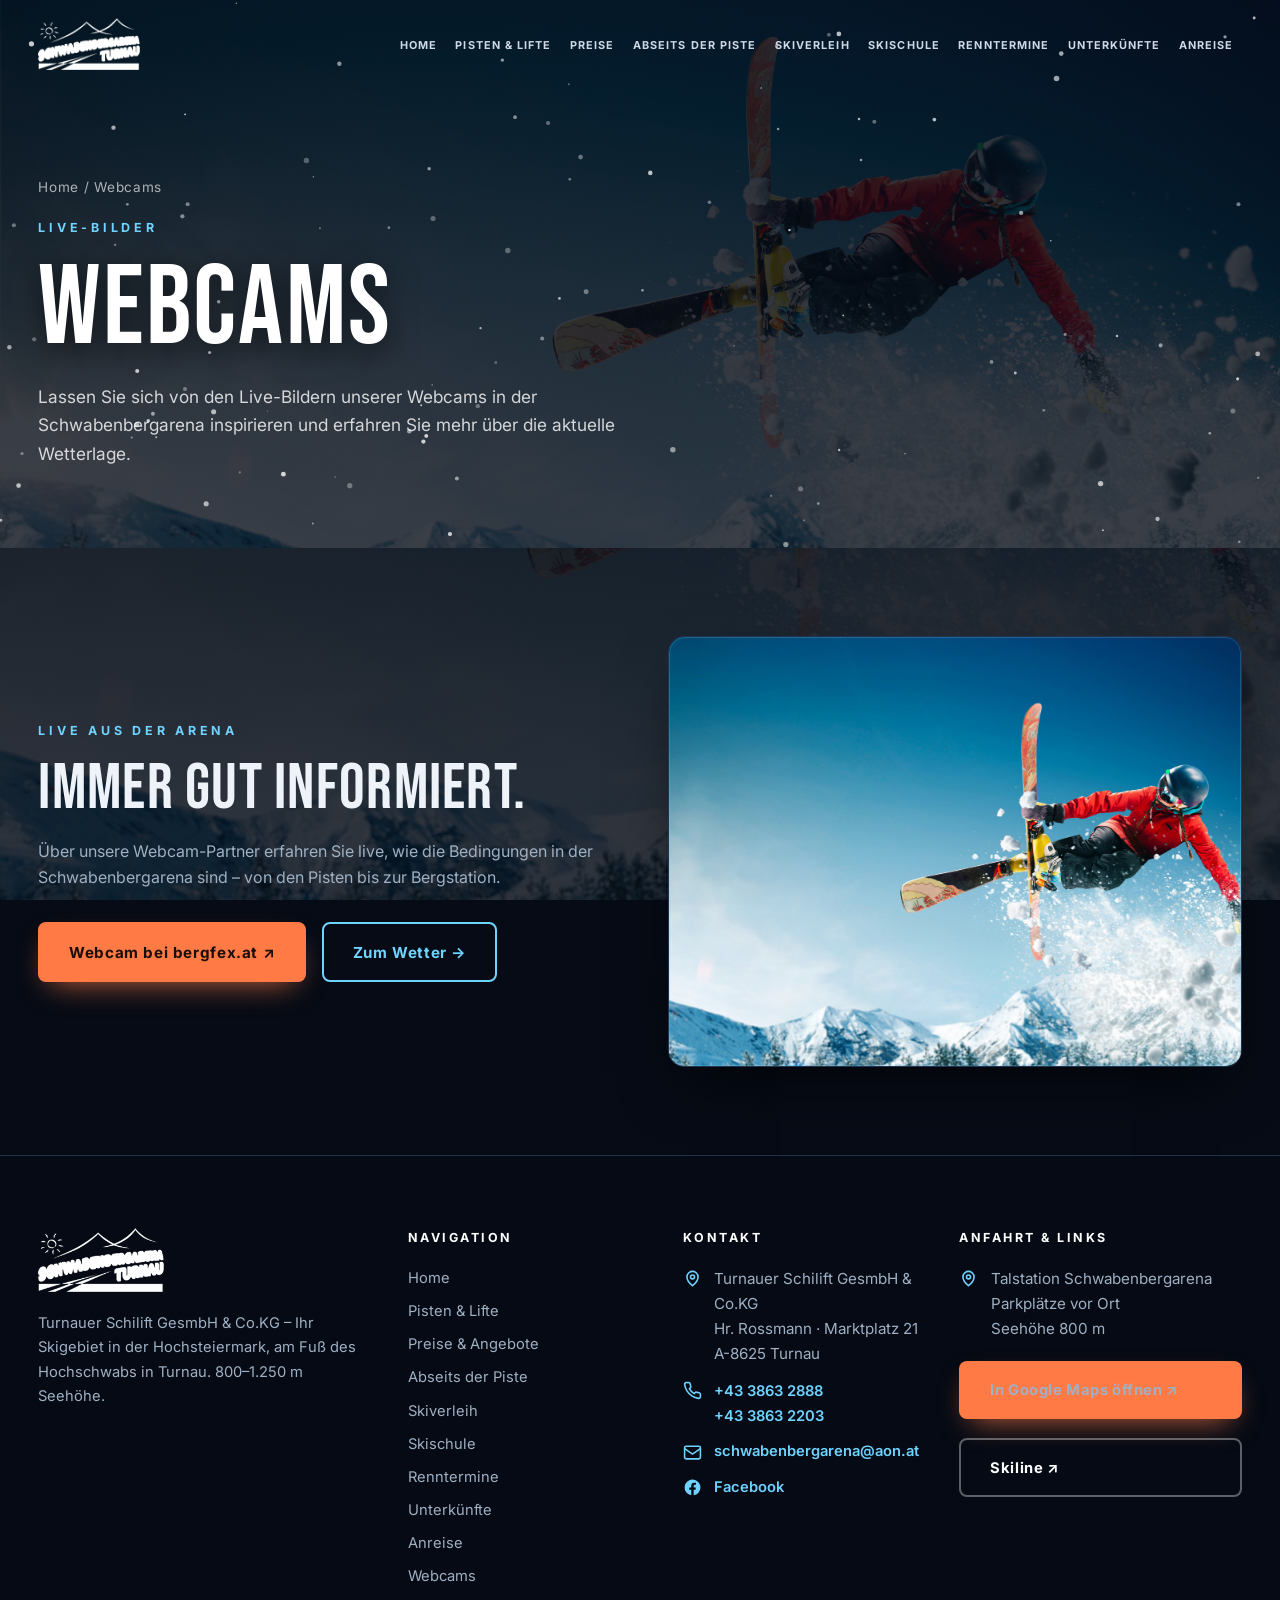
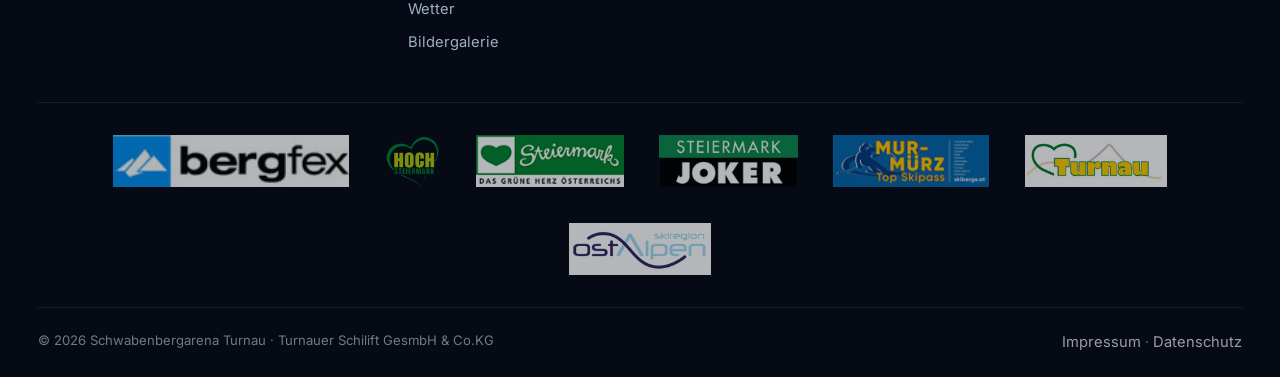
<file: webcams/index.html>
<!DOCTYPE html>
<html lang="de">
<head>
<meta charset="UTF-8">
<meta name="viewport" content="width=device-width, initial-scale=1.0">
<title>Webcams – Schwabenbergarena Turnau</title>
<meta name="description" content="Live-Webcams aus der Schwabenbergarena Turnau: Aktuelle Bilder von Pisten und Liftanlagen.">
<link rel="icon" href="../images/img/schwabenbergarena.png">
<link rel="preconnect" href="https://fonts.googleapis.com">
<link rel="preconnect" href="https://fonts.gstatic.com" crossorigin>
<link href="https://fonts.googleapis.com/css2?family=Bebas+Neue&family=Inter:wght@400;500;600;700&display=swap" rel="stylesheet">
<link rel="stylesheet" href="../assets/css/style.css?v=2">
</head>
<body>

<header class="site-header">
  <div class="wrap">
    <a class="brand" href="../"><img src="../images/img/schwabenbergarena.png" alt="Schwabenbergarena Logo"></a>
    <button class="burger" aria-label="Menü öffnen">☰</button>
    <nav class="nav">
      <ul>
        <li><a href="../">Home</a></li>
        <li><a href="../pisten-lifte">Pisten &amp; Lifte</a></li>
        <li><a href="../preise-angebote">Preise</a></li>
        <li><a href="../abseits-der-piste">Abseits der Piste</a></li>
        <li><a href="../skiverleih">Skiverleih</a></li>
        <li><a href="../skischule">Skischule</a></li>
        <li><a href="../renntermine">Renntermine</a></li>
        <li><a href="../unterkuenfte">Unterkünfte</a></li>
        <li><a href="../anreise">Anreise</a></li>
      </ul>
    </nav>
  </div>
</header>

<section class="page-hero">
  <canvas class="snow-canvas"></canvas>
  <img class="bg" src="../images/photos/3002575839_5f4fbab19094b5f4fbab190994.jpg" alt="Webcam Schwabenbergarena">
  <div class="wrap">
    <p class="crumbs"><a href="../">Home</a> / Webcams</p>
    <p class="eyebrow">Live-Bilder</p>
    <h1>Webcams</h1>
    <p class="lead">Lassen Sie sich von den Live-Bildern unserer Webcams in der Schwabenbergarena inspirieren und erfahren Sie mehr über die aktuelle Wetterlage.</p>
  </div>
</section>

<section class="section has-bg" style="background-image:url('../images/photos/5831435806_5f4cbbc3b84ec5f4cbbc3b8649.jpg')">
  <div class="wrap">
    <div class="split">
      <div class="reveal">
        <p class="eyebrow">Live aus der Arena</p>
        <h2>Immer gut informiert.</h2>
        <div class="prose mt-1">
          <p>Über unsere Webcam-Partner erfahren Sie live, wie die Bedingungen in der Schwabenbergarena sind – von den Pisten bis zur Bergstation.</p>
        </div>
        <div class="mt-2" style="display:flex;gap:1rem;flex-wrap:wrap">
          <a class="btn btn-primary" href="https://www.bergfex.at/turnau/webcams/c19760/" target="_blank" rel="noopener">Webcam bei bergfex.at ↗</a>
          <a class="btn btn-ghost" href="../wetter" style="border-color:var(--accent2);color:var(--accent2)">Zum Wetter →</a>
        </div>
      </div>
      <div class="split-img reveal"><img src="../images/photos/3002575839_5f4fbab19094b5f4fbab190994.jpg" alt="Livebild Schwabenbergarena"></div>
    </div>
  </div>
</section>

<footer class="site-footer">
  <div class="wrap">
    <div class="footer-grid">
      <div>
        <a href="../"><img src="../images/img/schwabenbergarena.png" alt="Schwabenbergarena" style="height:64px;margin-bottom:1.2rem;filter:brightness(0) invert(1)"></a>
        <p>Turnauer Schilift GesmbH &amp; Co.KG – Ihr Skigebiet in der Hochsteiermark, am Fuß des Hochschwabs in Turnau. 800–1.250 m Seehöhe.</p>
      </div>
      <div>
        <h4>Navigation</h4>
        <div class="footer-links">
          <a href="../">Home</a>
          <a href="../pisten-lifte">Pisten &amp; Lifte</a>
          <a href="../preise-angebote">Preise &amp; Angebote</a>
          <a href="../abseits-der-piste">Abseits der Piste</a>
          <a href="../skiverleih">Skiverleih</a>
          <a href="../skischule">Skischule</a>
          <a href="../renntermine">Renntermine</a>
          <a href="../unterkuenfte">Unterkünfte</a>
          <a href="../anreise">Anreise</a>
          <a href="../webcams">Webcams</a>
          <a href="../wetter">Wetter</a>
          <a href="../bildergalerie">Bildergalerie</a>
        </div>
      </div>
      <div>
        <h4>Kontakt</h4>
        <div class="footer-contact">
          <div class="contact-line"><svg viewBox="0 0 24 24" fill="none" stroke="currentColor" stroke-width="2"><path d="M12 21s-7-5.5-7-11a7 7 0 1 1 14 0c0 5.5-7 11-7 11z"/><circle cx="12" cy="10" r="2.5"/></svg><span>Turnauer Schilift GesmbH &amp; Co.KG<br>Hr. Rossmann · Marktplatz 21<br>A-8625 Turnau</span></div>
          <div class="contact-line"><svg viewBox="0 0 24 24" fill="none" stroke="currentColor" stroke-width="2"><path d="M22 16.9v3a2 2 0 0 1-2.2 2 19.8 19.8 0 0 1-8.6-3.1 19.5 19.5 0 0 1-6-6A19.8 19.8 0 0 1 2.1 4.2 2 2 0 0 1 4.1 2h3a2 2 0 0 1 2 1.7c.1 1 .4 2 .7 2.9a2 2 0 0 1-.5 2.1L8.1 9.9a16 16 0 0 0 6 6l1.2-1.2a2 2 0 0 1 2.1-.5c.9.3 1.9.6 2.9.7a2 2 0 0 1 1.7 2z"/></svg><span><a href="tel:+4338632888">+43 3863 2888</a><br><a href="tel:+4338632203">+43 3863 2203</a></span></div>
          <div class="contact-line"><svg viewBox="0 0 24 24" fill="none" stroke="currentColor" stroke-width="2"><rect x="2" y="4" width="20" height="16" rx="2"/><path d="m2 7 10 7L22 7"/></svg><a href="mailto:schwabenbergarena@aon.at">schwabenbergarena@aon.at</a></div>
          <div class="contact-line"><svg viewBox="0 0 24 24" fill="currentColor"><path d="M22 12a10 10 0 1 0-11.6 9.9v-7H7.9V12h2.5V9.8c0-2.5 1.5-3.9 3.8-3.9 1.1 0 2.2.2 2.2.2v2.5h-1.3c-1.2 0-1.6.8-1.6 1.6V12h2.8l-.4 2.9h-2.4v7A10 10 0 0 0 22 12z"/></svg><a href="https://www.facebook.com/schwabenbergarena.turnau" target="_blank" rel="noopener">Facebook</a></div>
        </div>
      </div>
      <div>
        <h4>Anfahrt &amp; Links</h4>
        <div class="footer-contact">
          <div class="contact-line"><svg viewBox="0 0 24 24" fill="none" stroke="currentColor" stroke-width="2"><path d="M12 21s-7-5.5-7-11a7 7 0 1 1 14 0c0 5.5-7 11-7 11z"/><circle cx="12" cy="10" r="2.5"/></svg><span>Talstation Schwabenbergarena<br>Parkplätze vor Ort<br>Seehöhe 800 m</span></div>
          <a class="btn btn-primary" style="margin-top:.5rem" href="https://www.google.com/maps/search/?api=1&query=Schwabenbergarena+Turnau" target="_blank" rel="noopener">In Google Maps öffnen ↗</a>
          <a class="btn btn-ghost" style="margin-top:.5rem;border-color:rgba(255,255,255,.35);color:#fff" href="https://www.skiline.cc/" target="_blank" rel="noopener">Skiline ↗</a>
        </div>
      </div>
    </div>
    <div class="footer-partners">
      <div class="wrap partners">
        <a href="http://www.bergfex.at/turnau/" target="_blank" rel="noopener"><img src="../images/img/bergfex.jpg" alt="bergfex"></a>
        <a href="http://www.hochsteiermark.at/" target="_blank" rel="noopener"><img src="../images/hoch.png" alt="Hochsteiermark"></a>
        <a href="http://www.steiermark.com/" target="_blank" rel="noopener"><img src="../images/img/steiermark.png" alt="Steiermark"></a>
        <a href="http://www.steiermarkjoker.at/" target="_blank" rel="noopener"><img src="../images/img/steiermark_joker.png" alt="Steiermark Joker"></a>
        <a href="http://www.skiberge.at/" target="_blank" rel="noopener"><img src="../images/img/murmuerz.jpg" alt="Skiberge"></a>
        <a href="http://www.turnau.gv.at/tourismus/home/" target="_blank" rel="noopener"><img src="../images/img/turnau.png" alt="Turnau"></a>
        <a href="http://www.skiregion-ostalpen.at/" target="_blank" rel="noopener"><img src="../images/img/ostalpen.png" alt="Ostalpen"></a>
      </div>
    </div>
    <div class="footer-bottom">
      <span>© 2026 Schwabenbergarena Turnau · Turnauer Schilift GesmbH &amp; Co.KG</span>
      <span><a href="../impressum">Impressum</a> · <a href="../datenschutz">Datenschutz</a></span>
    </div>
  </div>
</footer>

<script src="../assets/js/main.js?v=2"></script>
</body>
</html>
</file>
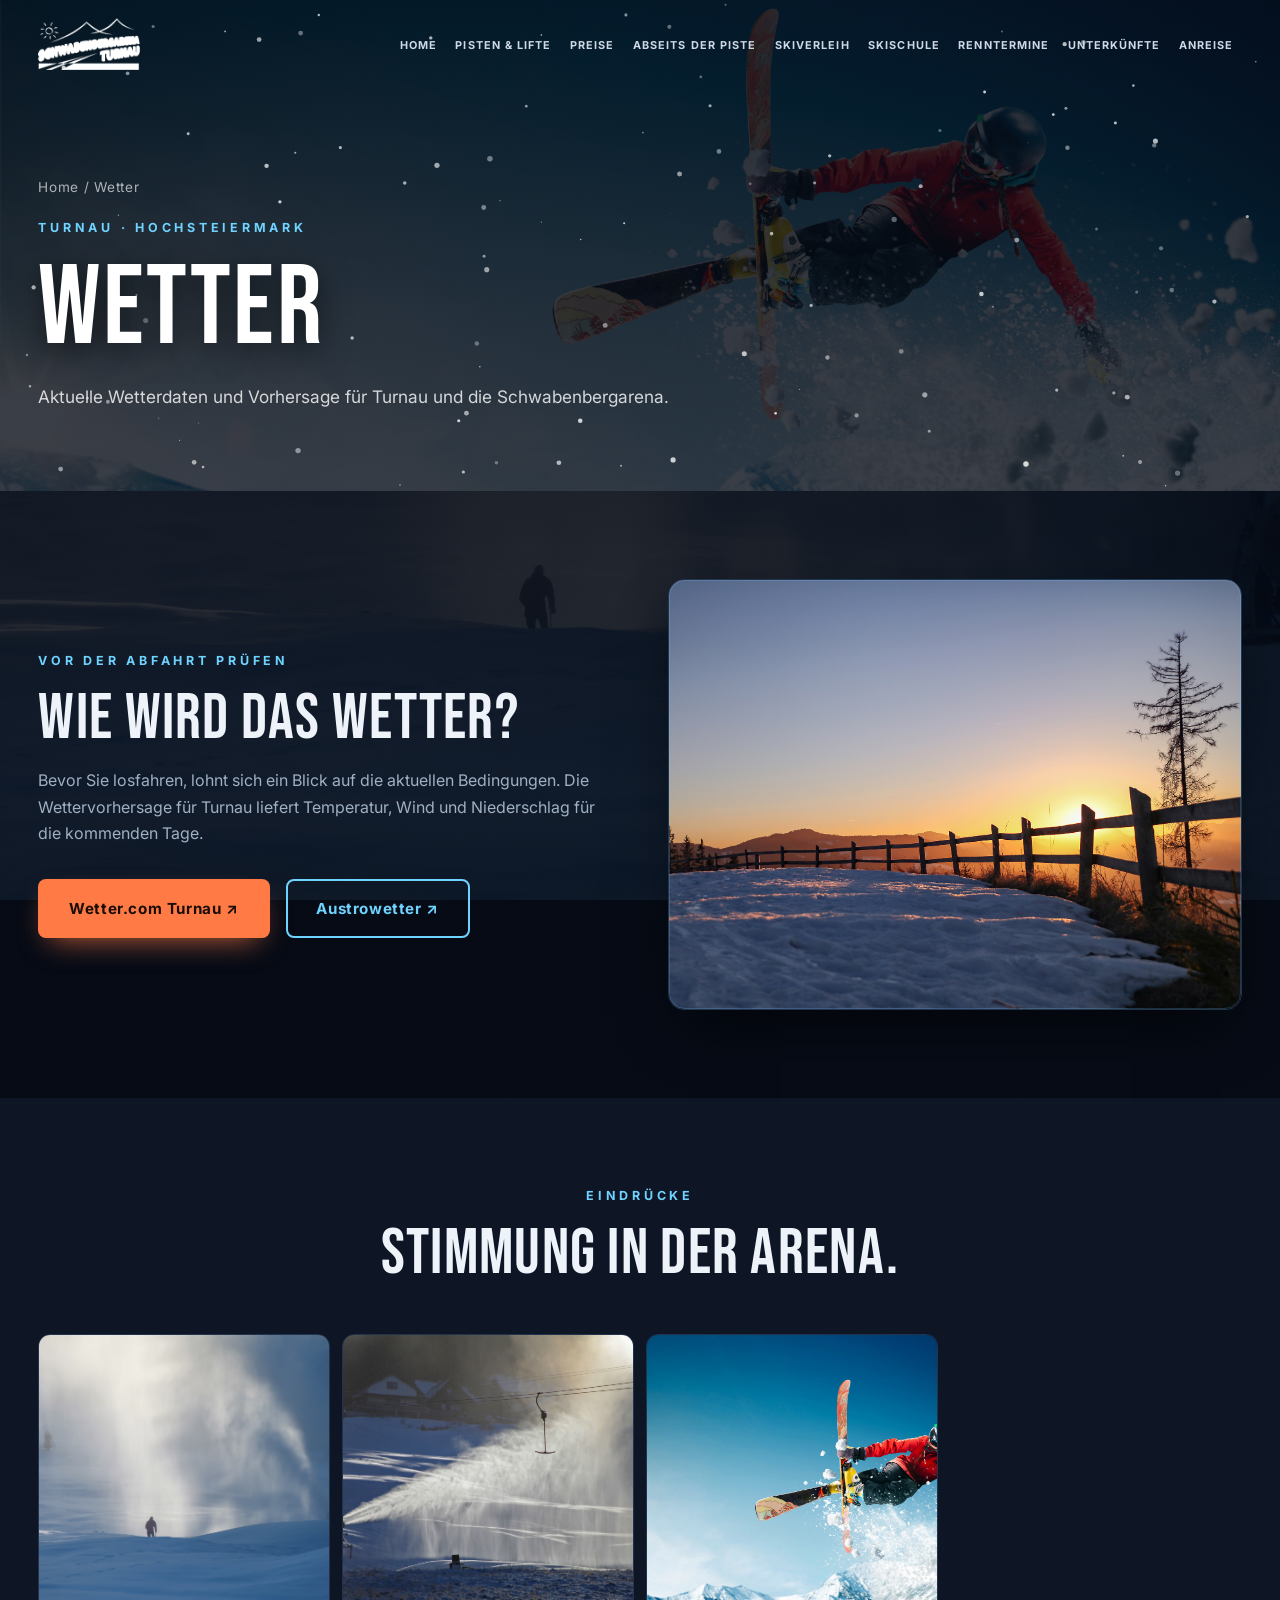
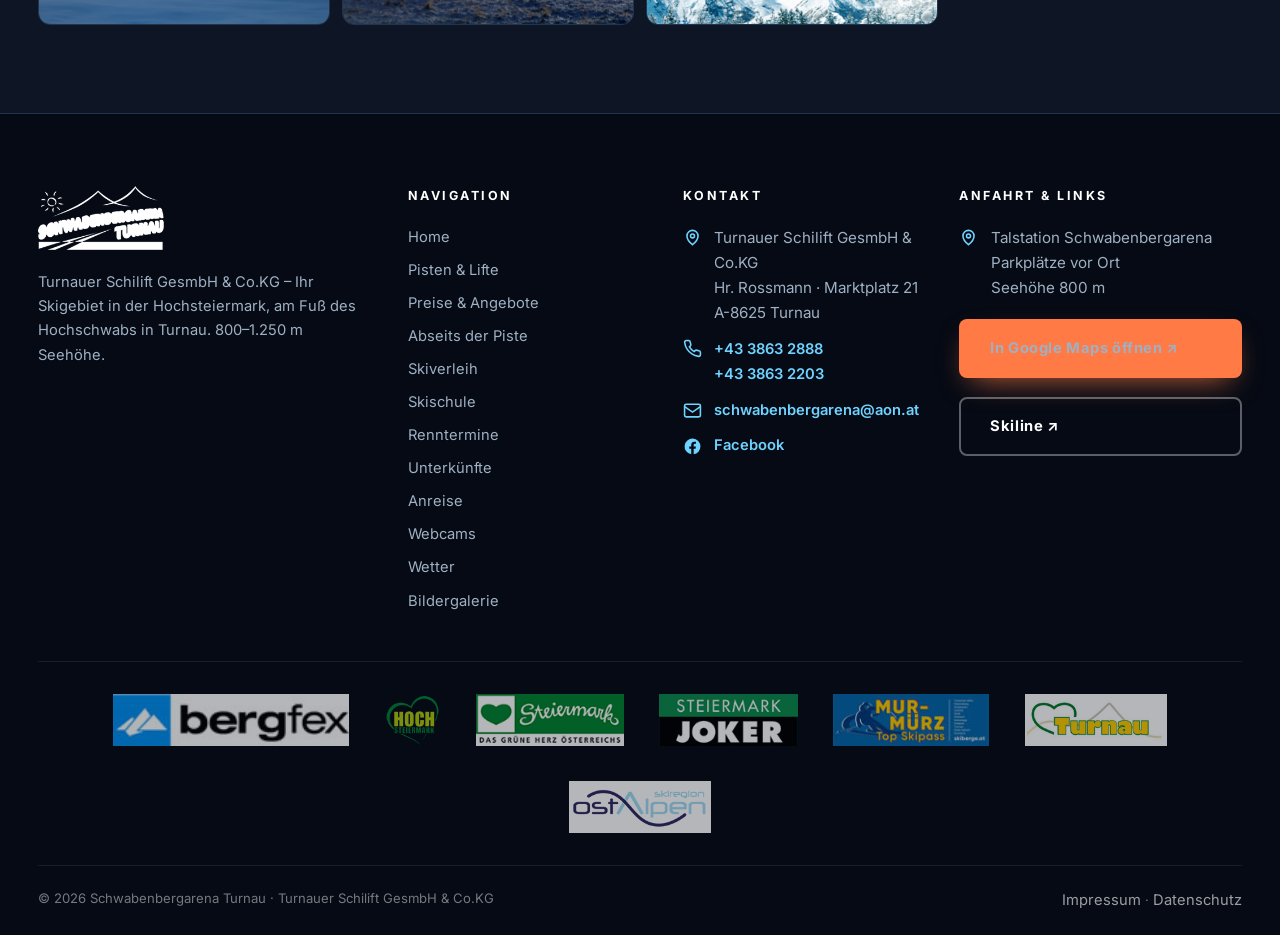
<file: wetter/index.html>
<!DOCTYPE html>
<html lang="de">
<head>
<meta charset="UTF-8">
<meta name="viewport" content="width=device-width, initial-scale=1.0">
<title>Wetter – Schwabenbergarena Turnau</title>
<meta name="description" content="Aktuelles Wetter und Vorhersage für Turnau und die Schwabenbergarena in der Hochsteiermark.">
<link rel="icon" href="../images/img/schwabenbergarena.png">
<link rel="preconnect" href="https://fonts.googleapis.com">
<link rel="preconnect" href="https://fonts.gstatic.com" crossorigin>
<link href="https://fonts.googleapis.com/css2?family=Bebas+Neue&family=Inter:wght@400;500;600;700&display=swap" rel="stylesheet">
<link rel="stylesheet" href="../assets/css/style.css?v=2">
</head>
<body>

<header class="site-header">
  <div class="wrap">
    <a class="brand" href="../"><img src="../images/img/schwabenbergarena.png" alt="Schwabenbergarena Logo"></a>
    <button class="burger" aria-label="Menü öffnen">☰</button>
    <nav class="nav">
      <ul>
        <li><a href="../">Home</a></li>
        <li><a href="../pisten-lifte">Pisten &amp; Lifte</a></li>
        <li><a href="../preise-angebote">Preise</a></li>
        <li><a href="../abseits-der-piste">Abseits der Piste</a></li>
        <li><a href="../skiverleih">Skiverleih</a></li>
        <li><a href="../skischule">Skischule</a></li>
        <li><a href="../renntermine">Renntermine</a></li>
        <li><a href="../unterkuenfte">Unterkünfte</a></li>
        <li><a href="../anreise">Anreise</a></li>
      </ul>
    </nav>
  </div>
</header>

<section class="page-hero">
  <canvas class="snow-canvas"></canvas>
  <img class="bg" src="../images/photos/2903118937_5f50d38769fa25f50d38769fee.jpg" alt="Wetter Schwabenbergarena">
  <div class="wrap">
    <p class="crumbs"><a href="../">Home</a> / Wetter</p>
    <p class="eyebrow">Turnau · Hochsteiermark</p>
    <h1>Wetter</h1>
    <p class="lead">Aktuelle Wetterdaten und Vorhersage für Turnau und die Schwabenbergarena.</p>
  </div>
</section>

<section class="section has-bg" style="background-image:url('../images/photos/2610023674_5f59ff3a5e41f5f59ff3a5e462.jpg')">
  <div class="wrap">
    <div class="split">
      <div class="reveal">
        <p class="eyebrow">Vor der Abfahrt prüfen</p>
        <h2>Wie wird das Wetter?</h2>
        <div class="prose mt-1">
          <p>Bevor Sie losfahren, lohnt sich ein Blick auf die aktuellen Bedingungen. Die Wettervorhersage für Turnau liefert Temperatur, Wind und Niederschlag für die kommenden Tage.</p>
        </div>
        <div class="mt-2" style="display:flex;gap:1rem;flex-wrap:wrap">
          <a class="btn btn-primary" href="https://www.wetter.com/oesterreich/turnau/ATAT20471.html" target="_blank" rel="noopener">Wetter.com Turnau ↗</a>
          <a class="btn btn-ghost" href="http://www.austrowetter.at/statdata.php?id=20730&amp;reg=AT08&amp;type=cur" target="_blank" rel="noopener" style="border-color:var(--accent2);color:var(--accent2)">Austrowetter ↗</a>
        </div>
      </div>
      <div class="split-img reveal"><img src="../images/photos/2610021612_5f59ff3a5e9725f59ff3a5e9b1.jpg" alt="Winterwetter"></div>
    </div>
  </div>
</section>

<section class="section alt">
  <div class="wrap">
    <div class="center reveal">
      <p class="eyebrow">Eindrücke</p>
      <h2>Stimmung in der Arena.</h2>
    </div>
    <div class="gallery mt-3">
      <figure><img src="../images/photos/2610023674_5f59ff3a5e41f5f59ff3a5e462.jpg" alt="Winterlandschaft"></figure>
      <figure><img src="../images/photos/2610025822_5f59ff3a5ee4a5f59ff3a5ee84.jpg" alt="Piste im Schnee"></figure>
      <figure><img src="../images/photos/2903118937_5f50d38769fa25f50d38769fee.jpg" alt="Panorama"></figure>
    </div>
  </div>
</section>

<footer class="site-footer">
  <div class="wrap">
    <div class="footer-grid">
      <div>
        <a href="../"><img src="../images/img/schwabenbergarena.png" alt="Schwabenbergarena" style="height:64px;margin-bottom:1.2rem;filter:brightness(0) invert(1)"></a>
        <p>Turnauer Schilift GesmbH &amp; Co.KG – Ihr Skigebiet in der Hochsteiermark, am Fuß des Hochschwabs in Turnau. 800–1.250 m Seehöhe.</p>
      </div>
      <div>
        <h4>Navigation</h4>
        <div class="footer-links">
          <a href="../">Home</a>
          <a href="../pisten-lifte">Pisten &amp; Lifte</a>
          <a href="../preise-angebote">Preise &amp; Angebote</a>
          <a href="../abseits-der-piste">Abseits der Piste</a>
          <a href="../skiverleih">Skiverleih</a>
          <a href="../skischule">Skischule</a>
          <a href="../renntermine">Renntermine</a>
          <a href="../unterkuenfte">Unterkünfte</a>
          <a href="../anreise">Anreise</a>
          <a href="../webcams">Webcams</a>
          <a href="../wetter">Wetter</a>
          <a href="../bildergalerie">Bildergalerie</a>
        </div>
      </div>
      <div>
        <h4>Kontakt</h4>
        <div class="footer-contact">
          <div class="contact-line"><svg viewBox="0 0 24 24" fill="none" stroke="currentColor" stroke-width="2"><path d="M12 21s-7-5.5-7-11a7 7 0 1 1 14 0c0 5.5-7 11-7 11z"/><circle cx="12" cy="10" r="2.5"/></svg><span>Turnauer Schilift GesmbH &amp; Co.KG<br>Hr. Rossmann · Marktplatz 21<br>A-8625 Turnau</span></div>
          <div class="contact-line"><svg viewBox="0 0 24 24" fill="none" stroke="currentColor" stroke-width="2"><path d="M22 16.9v3a2 2 0 0 1-2.2 2 19.8 19.8 0 0 1-8.6-3.1 19.5 19.5 0 0 1-6-6A19.8 19.8 0 0 1 2.1 4.2 2 2 0 0 1 4.1 2h3a2 2 0 0 1 2 1.7c.1 1 .4 2 .7 2.9a2 2 0 0 1-.5 2.1L8.1 9.9a16 16 0 0 0 6 6l1.2-1.2a2 2 0 0 1 2.1-.5c.9.3 1.9.6 2.9.7a2 2 0 0 1 1.7 2z"/></svg><span><a href="tel:+4338632888">+43 3863 2888</a><br><a href="tel:+4338632203">+43 3863 2203</a></span></div>
          <div class="contact-line"><svg viewBox="0 0 24 24" fill="none" stroke="currentColor" stroke-width="2"><rect x="2" y="4" width="20" height="16" rx="2"/><path d="m2 7 10 7L22 7"/></svg><a href="mailto:schwabenbergarena@aon.at">schwabenbergarena@aon.at</a></div>
          <div class="contact-line"><svg viewBox="0 0 24 24" fill="currentColor"><path d="M22 12a10 10 0 1 0-11.6 9.9v-7H7.9V12h2.5V9.8c0-2.5 1.5-3.9 3.8-3.9 1.1 0 2.2.2 2.2.2v2.5h-1.3c-1.2 0-1.6.8-1.6 1.6V12h2.8l-.4 2.9h-2.4v7A10 10 0 0 0 22 12z"/></svg><a href="https://www.facebook.com/schwabenbergarena.turnau" target="_blank" rel="noopener">Facebook</a></div>
        </div>
      </div>
      <div>
        <h4>Anfahrt &amp; Links</h4>
        <div class="footer-contact">
          <div class="contact-line"><svg viewBox="0 0 24 24" fill="none" stroke="currentColor" stroke-width="2"><path d="M12 21s-7-5.5-7-11a7 7 0 1 1 14 0c0 5.5-7 11-7 11z"/><circle cx="12" cy="10" r="2.5"/></svg><span>Talstation Schwabenbergarena<br>Parkplätze vor Ort<br>Seehöhe 800 m</span></div>
          <a class="btn btn-primary" style="margin-top:.5rem" href="https://www.google.com/maps/search/?api=1&query=Schwabenbergarena+Turnau" target="_blank" rel="noopener">In Google Maps öffnen ↗</a>
          <a class="btn btn-ghost" style="margin-top:.5rem;border-color:rgba(255,255,255,.35);color:#fff" href="https://www.skiline.cc/" target="_blank" rel="noopener">Skiline ↗</a>
        </div>
      </div>
    </div>
    <div class="footer-partners">
      <div class="wrap partners">
        <a href="http://www.bergfex.at/turnau/" target="_blank" rel="noopener"><img src="../images/img/bergfex.jpg" alt="bergfex"></a>
        <a href="http://www.hochsteiermark.at/" target="_blank" rel="noopener"><img src="../images/hoch.png" alt="Hochsteiermark"></a>
        <a href="http://www.steiermark.com/" target="_blank" rel="noopener"><img src="../images/img/steiermark.png" alt="Steiermark"></a>
        <a href="http://www.steiermarkjoker.at/" target="_blank" rel="noopener"><img src="../images/img/steiermark_joker.png" alt="Steiermark Joker"></a>
        <a href="http://www.skiberge.at/" target="_blank" rel="noopener"><img src="../images/img/murmuerz.jpg" alt="Skiberge"></a>
        <a href="http://www.turnau.gv.at/tourismus/home/" target="_blank" rel="noopener"><img src="../images/img/turnau.png" alt="Turnau"></a>
        <a href="http://www.skiregion-ostalpen.at/" target="_blank" rel="noopener"><img src="../images/img/ostalpen.png" alt="Ostalpen"></a>
      </div>
    </div>
    <div class="footer-bottom">
      <span>© 2026 Schwabenbergarena Turnau · Turnauer Schilift GesmbH &amp; Co.KG</span>
      <span><a href="../impressum">Impressum</a> · <a href="../datenschutz">Datenschutz</a></span>
    </div>
  </div>
</footer>

<script src="../assets/js/main.js?v=2"></script>
</body>
</html>
</file>
<file: assets/css/style.css>
/* ============================================================
   Schwabenbergarena — Ski & Snowboard Design System
   ============================================================ */
:root {
  --bg: #0a0f1a;
  --bg-alt: #0e1626;
  --panel: #111a2b;
  --ink: #eef3fa;
  --ink-soft: #9fb0c3;
  --deep: #12263f;
  --deep-deep: #050a14;
  --accent: #ff7a45;
  --accent2: #6fd3ff;
  --accent-soft: #ffd9c2;
  --line: #22334e;
  --white: #ffffff;
  --radius: 16px;
  --shadow: 0 24px 60px -20px rgba(0, 0, 0, .7);
  --font-display: "Bebas Neue", "Archivo Black", "Oswald", sans-serif;
  --font-body: "Inter", system-ui, -apple-system, sans-serif;
}

* { margin: 0; padding: 0; box-sizing: border-box; }

html { scroll-behavior: smooth; }

body {
  font-family: var(--font-body);
  background: var(--bg);
  color: var(--ink);
  line-height: 1.65;
  -webkit-font-smoothing: antialiased;
  overflow-x: hidden;
}

img { max-width: 100%; display: block; }
a { color: inherit; text-decoration: none; }
ul { list-style: none; }

.wrap { width: min(1360px, 94%); margin: 0 auto; }

/* ---------- Typography ---------- */
h1, h2, h3, .display {
  font-family: var(--font-display);
  font-weight: 400;
  line-height: 1.02;
  letter-spacing: .02em;
  text-transform: uppercase;
}
h1 { font-size: clamp(3rem, 9vw, 7rem); }
h2 { font-size: clamp(2.2rem, 5vw, 4rem); }
h3 { font-family: var(--font-body); font-weight: 700; font-size: clamp(1.1rem, 2vw, 1.35rem); text-transform: none; letter-spacing: 0; line-height: 1.3; }
.eyebrow {
  font-size: .78rem;
  font-weight: 700;
  letter-spacing: .3em;
  text-transform: uppercase;
  color: var(--accent2);
  margin-bottom: .9rem;
}
.lead { font-size: 1.08rem; color: var(--ink-soft); max-width: 62ch; }
.center { text-align: center; }
.mt-1 { margin-top: 1rem; } .mt-2 { margin-top: 2rem; } .mt-3 { margin-top: 3rem; }

/* ---------- Header ---------- */
.site-header {
  position: fixed;
  inset: 0 0 auto 0;
  z-index: 100;
  transition: background .35s ease, box-shadow .35s ease, padding .35s ease, backdrop-filter .35s ease;
  padding: 1.1rem 0;
}
.site-header.scrolled {
  background: rgba(5, 10, 20, .88);
  backdrop-filter: blur(14px);
  box-shadow: 0 10px 40px -18px rgba(0,0,0,.8);
  padding: .6rem 0;
  border-bottom: 1px solid rgba(111, 211, 255, .12);
}
.site-header .wrap {
  display: flex;
  align-items: center;
  justify-content: space-between;
  gap: 1.5rem;
}
.brand img { height: 52px; width: auto; transition: height .35s ease; filter: brightness(0) invert(1); }
.site-header.scrolled .brand img { height: 40px; }

.nav ul { display: flex; gap: .15rem; align-items: center; flex-wrap: wrap; justify-content: flex-end; }
.nav a {
  font-size: .74rem;
  font-weight: 700;
  letter-spacing: .14em;
  text-transform: uppercase;
  padding: .5rem .65rem;
  border-radius: 6px;
  color: #cfd9e6;
  position: relative;
  transition: color .25s ease, background .25s ease;
  white-space: nowrap;
}
.nav a::after {
  content: "";
  position: absolute; left: .65rem; right: .65rem; bottom: .28rem;
  height: 2px; background: var(--accent);
  transform: scaleX(0); transform-origin: left;
  transition: transform .3s ease;
}
.nav a:hover { color: #fff; }
.nav a:hover::after, .nav a.active::after { transform: scaleX(1); }
.nav a.active { color: var(--accent2); }
.nav .nav-cta {
  background: var(--accent);
  color: #1a0d05 !important;
  margin-left: .5rem;
  border-radius: 999px;
  padding: .55rem 1rem;
}
.nav .nav-cta::after { display: none; }
.nav .nav-cta:hover { background: #ff8f5c; }

.burger {
  display: none;
  background: none;
  border: 0;
  color: #fff;
  font-size: 1.6rem;
  cursor: pointer;
  padding: .4rem .6rem;
}

/* ---------- Hero ---------- */
.hero {
  position: relative;
  min-height: 100vh;
  display: flex;
  align-items: flex-end;
  color: #fff;
  overflow: hidden;
}
.hero.centered { align-items: center; }
.hero.centered .hero-inner {
  text-align: center;
  padding-top: 9rem;
  padding-bottom: 6rem;
  width: min(1700px, 96%);
}
.hero.centered h1 {
  font-size: clamp(3.4rem, 10vw, 8.5rem);
  margin: 0 auto; max-width: 18ch;
  text-shadow: 0 10px 40px rgba(0,0,0,.6);
}
.hero.centered .lead { font-size: 1.15rem; margin-left: auto; margin-right: auto; }
.hero.centered .hero-badges { justify-content: center; }
.hero.centered .mt-3 { display: flex; flex-direction: column; align-items: center; gap: 1rem; }
.hero-media { position: absolute; inset: 0; }
.hero-slide {
  position: absolute; inset: 0;
  opacity: 0;
  transition: opacity 1.4s ease;
}
.hero-slide.active { opacity: 1; }
.hero-slide img {
  width: 100%; height: 100%;
  object-fit: cover;
  animation: heroZoom 16s ease-out forwards;
}
@keyframes heroZoom { from { transform: scale(1.14); } to { transform: scale(1); } }
.hero-media::after {
  content: "";
  position: absolute; inset: 0; z-index: 1;
  background:
    linear-gradient(180deg, rgba(5,10,20,.55) 0%, rgba(5,10,20,.15) 40%, rgba(5,10,20,.9) 100%),
    linear-gradient(90deg, rgba(5,10,20,.5) 0%, transparent 50%);
}
.hero-inner { position: relative; z-index: 2; padding: 8rem 0 4.5rem; width: 100%; }
.hero h1 { max-width: 16ch; text-shadow: 0 10px 40px rgba(0,0,0,.6); }
.hero .lead { color: rgba(255,255,255,.85); margin-top: 1.2rem; }
.hero-badges { display: flex; flex-wrap: wrap; gap: .7rem; margin-top: 2.2rem; justify-content: center; }
.hero-stats {
  display: grid; grid-template-columns: repeat(4, 1fr);
  max-width: 880px; margin: 2.6rem auto 0;
  background: linear-gradient(180deg, rgba(10,20,35,.62), rgba(5,10,20,.72));
  border: 1px solid rgba(255,255,255,.14);
  border-radius: 20px;
  backdrop-filter: blur(14px); -webkit-backdrop-filter: blur(14px);
  box-shadow: 0 30px 70px -30px rgba(0,0,0,.9);
  position: relative; overflow: hidden;
}
.hero-stats::before {
  content: ""; position: absolute; top: 0; left: 0; right: 0; height: 3px;
  background: linear-gradient(90deg, var(--accent), var(--accent2));
}
.stat {
  display: flex; flex-direction: column; align-items: center; justify-content: flex-start;
  gap: .35rem; padding: 1.5rem 1rem 1.3rem; text-align: center;
}
.stat + .stat { border-left: 1px solid rgba(255,255,255,.12); }
.stat-icon { width: 26px; height: 26px; color: var(--accent2); margin-bottom: .2rem; }
.stat-num {
  display: block;
  font-family: var(--font-display);
  font-size: 2.7rem; line-height: 1;
  letter-spacing: .03em; color: #fff;
}
.stat-unit {
  display: block;
  font-size: .72rem; font-weight: 600; line-height: 1.4;
  letter-spacing: .12em; text-transform: uppercase;
  color: rgba(255,255,255,.75);
}
.badge {
  display: inline-flex; align-items: center; gap: .55rem;
  background: rgba(10,20,35,.5);
  border: 1px solid rgba(111,211,255,.25);
  border-left: 3px solid var(--accent2);
  backdrop-filter: blur(8px);
  padding: .6rem 1.1rem;
  font-size: .78rem;
  font-weight: 700;
  letter-spacing: .14em;
  text-transform: uppercase;
}
.badge::before {
  content: "";
  width: 7px; height: 7px;
  background: var(--accent);
  transform: rotate(45deg);
  flex: none;
}
.badge svg { width: 16px; height: 16px; }
.btn-lg { padding: 1.2rem 2.6rem; font-size: 1.08rem; letter-spacing: .06em; }
.scroll-hint {
  position: absolute; right: 2rem; bottom: 2rem;
  color: rgba(255,255,255,.6); font-size: .8rem; letter-spacing: .2em;
  text-transform: uppercase; writing-mode: vertical-rl;
  z-index: 2;
}

/* headline reveal */
.headline-line { display: block; overflow: hidden; }
.headline-line span {
  display: inline-block;
  transform: translateY(110%);
  animation: riseIn .9s cubic-bezier(.2,.8,.2,1) forwards;
}
.headline-line:nth-child(2) span { animation-delay: .15s; }
@keyframes riseIn { to { transform: translateY(0); } }
.fade-up { opacity: 0; transform: translateY(24px); animation: fadeUp .8s ease forwards; animation-delay: .3s; }
.fade-up.d2 { animation-delay: .45s; }
.fade-up.d3 { animation-delay: .6s; }
@keyframes fadeUp { to { opacity: 1; transform: none; } }

/* ---------- Marquee ---------- */
.marquee {
  background: var(--accent);
  color: #1a0d05;
  overflow: hidden;
  padding: .9rem 0;
  border-top: 3px solid #ff9c6b;
  border-bottom: 3px solid #ff9c6b;
  position: relative;
  z-index: 2;
}
.marquee-track {
  display: flex;
  gap: 3rem;
  white-space: nowrap;
  font-family: var(--font-display);
  font-size: 1.6rem;
  letter-spacing: .08em;
  text-transform: uppercase;
  animation: marquee 28s linear infinite;
}
.marquee-track span { display: inline-flex; align-items: center; gap: 3rem; }
.marquee-track i { font-style: normal; color: #1a0d05; }
@keyframes marquee { to { transform: translateX(-50%); } }

/* ---------- Sections ---------- */
.section { padding: 5.5rem 0; }
.section.alt { background: var(--bg-alt); }
.section.dark { background: var(--deep-deep); color: #e6edf6; }
.section.dark .lead { color: rgba(230,237,246,.75); }
.section.dark .eyebrow { color: var(--accent2); }

/* subtle grid texture on dark sections */
.section.dark, .page-hero {
  background-image:
    linear-gradient(rgba(111,211,255,.04) 1px, transparent 1px),
    linear-gradient(90deg, rgba(111,211,255,.04) 1px, transparent 1px);
  background-size: 48px 48px;
}

/* ---------- Section with background photo ---------- */
.has-bg {
  position: relative;
  background-size: cover;
  background-position: center;
  background-attachment: fixed;
}
.has-bg::before {
  content: "";
  position: absolute; inset: 0;
  background: linear-gradient(180deg, rgba(5,10,20,.88) 0%, rgba(5,10,20,.82) 50%, rgba(5,10,20,.9) 100%);
  z-index: 0;
}
.has-bg > .wrap { position: relative; z-index: 1; }

/* ---------- Cutout figures ---------- */
.cutout {
  position: absolute;
  z-index: 0;
  pointer-events: none;
  opacity: .92;
  filter: drop-shadow(0 24px 50px rgba(0,0,0,.65)) drop-shadow(0 0 60px rgba(111,211,255,.15));
  animation: floaty 7s ease-in-out infinite;
}
.cutout img { width: 100%; height: auto; display: block; }
.cutout.left { left: 1.5%; top: 52%; transform: translateY(-50%); width: min(440px, 38vw); }
.cutout.right { right: 1.5%; top: 52%; transform: translateY(-50%) scaleX(-1); width: min(340px, 30vw); }
@keyframes floaty {
  0%, 100% { margin-top: 0; }
  50% { margin-top: -22px; }
}
@media (max-width: 1100px) { .cutout { display: none; } }

/* ---------- Buttons ---------- */
.btn {
  display: inline-flex; align-items: center; gap: .55rem;
  font-weight: 700; font-size: .95rem;
  letter-spacing: .04em;
  padding: .95rem 1.8rem;
  border-radius: 8px;
  border: 2px solid transparent;
  cursor: pointer;
  position: relative;
  overflow: hidden;
  transition: transform .25s ease, box-shadow .25s ease, background .25s ease, border-color .25s ease;
}
.btn::after {
  content: "";
  position: absolute; inset: 0;
  background: linear-gradient(105deg, transparent 40%, rgba(255,255,255,.35) 50%, transparent 60%);
  transform: translateX(-120%);
  transition: transform .6s ease;
}
.btn:hover::after { transform: translateX(120%); }
.btn:hover { transform: translateY(-3px); }
.btn-primary {
  background: var(--accent); color: #1a0d05;
  box-shadow: 0 12px 30px -12px rgba(255,122,69,.8);
}
.btn-primary:hover { background: #ff8f5c; }
.btn-ghost { border-color: currentColor; background: transparent; }
.btn-ghost-light { color: #fff; border-color: rgba(255,255,255,.5); }
.btn-ghost-light:hover { background: rgba(255,255,255,.12); }
.btn-deep { background: var(--accent2); color: #04202e; }
.btn-deep:hover { background: #9be2ff; }

/* ---------- Cards / grid ---------- */
.grid { display: grid; gap: 1.6rem; }
.grid-3 { grid-template-columns: repeat(3, 1fr); }
.grid-2 { grid-template-columns: repeat(2, 1fr); }
.grid-4 { grid-template-columns: repeat(4, 1fr); }

.card {
  background: var(--panel);
  border: 1px solid var(--line);
  border-radius: var(--radius);
  overflow: hidden;
  box-shadow: var(--shadow);
  display: flex; flex-direction: column;
  transition: transform .35s ease, box-shadow .35s ease, border-color .35s ease;
}
.card:hover {
  transform: translateY(-8px);
  border-color: rgba(111,211,255,.45);
  box-shadow: 0 30px 60px -20px rgba(0,0,0,.8), 0 0 0 1px rgba(111,211,255,.15);
}
.card-img { aspect-ratio: 4/3; overflow: hidden; position: relative; }
.card-img::after {
  content: ""; position: absolute; inset: 0;
  background: linear-gradient(180deg, transparent 55%, rgba(5,10,20,.75));
}
.card-img img { width: 100%; height: 100%; object-fit: cover; transition: transform .7s cubic-bezier(.2,.6,.2,1); }
.card:hover .card-img img { transform: scale(1.08); }
.card-body { padding: 1.6rem 1.7rem 1.8rem; display: flex; flex-direction: column; gap: .6rem; flex: 1; }
.card-body p { color: var(--ink-soft); font-size: .95rem; flex: 1; }
.card-meta { display: flex; flex-wrap: wrap; gap: .5rem; margin-top: .4rem; }
.tag {
  font-size: .72rem; font-weight: 700; letter-spacing: .08em;
  text-transform: uppercase;
  background: rgba(111,211,255,.1); color: var(--accent2);
  border: 1px solid rgba(111,211,255,.2);
  padding: .3rem .7rem; border-radius: 4px;
}
.card-foot { display: flex; align-items: center; justify-content: space-between; margin-top: .8rem; gap: .6rem; flex-wrap: wrap; }
.price { font-family: var(--font-display); font-size: 1.5rem; font-weight: 400; letter-spacing: .04em; color: var(--accent2); text-transform: uppercase; }
.price small { font-family: var(--font-body); font-size: .8rem; color: var(--ink-soft); font-weight: 500; text-transform: none; letter-spacing: 0; }

/* split feature */
.split { display: grid; grid-template-columns: 1fr 1fr; gap: 3.5rem; align-items: center; }
.split.reverse .split-img { order: 2; }
.split-img {
  border-radius: var(--radius); overflow: hidden; box-shadow: var(--shadow);
  border: 1px solid var(--line);
  position: relative;
}
.split-img::before {
  content: ""; position: absolute; inset: 0; z-index: 1;
  border: 1px solid rgba(111,211,255,.2);
  border-radius: var(--radius);
  pointer-events: none;
}
.split-img img { width: 100%; height: 100%; object-fit: cover; aspect-ratio: 4/3; transition: transform .8s cubic-bezier(.2,.6,.2,1); }
.split-img:hover img { transform: scale(1.05); }

/* ---------- News ---------- */
.news {
  background: var(--panel);
  border: 1px solid var(--line);
  border-left: 4px solid var(--accent);
  border-radius: var(--radius);
  padding: 2.2rem 2.4rem;
  box-shadow: var(--shadow);
  max-width: 860px;
}
.news h3 { margin-bottom: .5rem; }
.news p { color: var(--ink-soft); }
.news ul { margin-top: .8rem; }
.news ul li { color: var(--ink-soft); padding-left: 1.2rem; position: relative; }
.news ul li::before { content: "▸"; position: absolute; left: 0; color: var(--accent); font-weight: 700; }
.news a { color: var(--accent2); font-weight: 600; }
.news a:hover { color: #9be2ff; }

/* ---------- Season duo ---------- */
.season {
  position: relative;
  border-radius: var(--radius);
  overflow: hidden;
  min-height: 520px;
  display: flex;
  align-items: flex-end;
  color: #fff;
  box-shadow: var(--shadow);
  border: 1px solid var(--line);
}
.season img {
  position: absolute; inset: 0;
  width: 100%; height: 100%;
  object-fit: cover;
  transition: transform .9s cubic-bezier(.2,.6,.2,1);
}
.season:hover img { transform: scale(1.07); }
.season::after {
  content: "";
  position: absolute; inset: 0;
  background:
    linear-gradient(180deg, rgba(5,10,20,.05) 0%, transparent 35%, rgba(5,10,20,.9) 100%);
}
.season-tag {
  display: inline-block;
  font-size: .75rem; font-weight: 700;
  letter-spacing: .28em; text-transform: uppercase;
  color: var(--accent2);
  background: rgba(5,10,20,.6);
  backdrop-filter: blur(6px);
  padding: .4rem 1rem;
  border-radius: 999px;
  border: 1px solid rgba(111,211,255,.35);
  margin-bottom: .9rem;
}
.season-body { position: relative; padding: 2.4rem; z-index: 1; }
.season-body h3 { color: #fff; font-size: clamp(1.7rem, 3vw, 2.4rem); }
.season-body p { color: rgba(255,255,255,.85); max-width: 48ch; margin-top: .6rem; font-size: 1.02rem; }

/* ---------- Page hero (subpages) ---------- */
.page-hero {
  position: relative;
  padding: 11rem 0 5rem;
  color: #fff;
  overflow: hidden;
  background: var(--deep-deep);
}
.page-hero img.bg { position: absolute; inset: 0; width: 100%; height: 100%; object-fit: cover; opacity: .4; }
.page-hero::after { content: ""; position: absolute; inset: 0; background: linear-gradient(180deg, rgba(5,10,20,.6), rgba(5,10,20,.45)); }
.page-hero .wrap { position: relative; z-index: 1; }
.page-hero h1 { max-width: 20ch; text-shadow: 0 8px 30px rgba(0,0,0,.6); }
.page-hero .lead { color: rgba(255,255,255,.8); margin-top: 1rem; max-width: 60ch; }
.crumbs { font-size: .85rem; color: rgba(255,255,255,.65); margin-bottom: 1.2rem; letter-spacing: .05em; }
.crumbs a:hover { color: #fff; }

/* ---------- Content blocks ---------- */
.prose { max-width: 70ch; }
.prose p + p { margin-top: 1rem; }
.prose p { color: var(--ink-soft); }
.prose strong { color: var(--ink); }
.prose a, .info-card a { color: var(--accent2); font-weight: 600; }
.prose a:hover, .info-card a:hover { color: #9be2ff; }

.checklist { display: grid; gap: .55rem; margin-top: 1.2rem; }
.checklist li { position: relative; padding-left: 1.7rem; color: var(--ink-soft); }
.checklist li::before {
  content: ""; position: absolute; left: 0; top: .5em;
  width: .5rem; height: .5rem;
  background: var(--accent2);
  transform: rotate(45deg);
}
.checklist.two-col { grid-template-columns: 1fr 1fr; }

.info-card {
  background: var(--panel);
  border: 1px solid var(--line);
  border-radius: var(--radius);
  padding: 1.8rem 2rem;
  box-shadow: var(--shadow);
  transition: border-color .3s ease, transform .3s ease;
}
.info-card:hover { border-color: rgba(111,211,255,.4); transform: translateY(-4px); }
.info-card h3 { margin-bottom: .8rem; font-size: 1.2rem; }
.info-card ul.checklist li { font-size: .95rem; }
.price-box {
  background: linear-gradient(135deg, var(--deep) 0%, var(--deep-deep) 100%);
  border: 1px solid rgba(111,211,255,.25);
  color: #fff; border-radius: var(--radius);
  padding: 2rem; box-shadow: var(--shadow);
}
.price-box .price { color: var(--accent2); font-size: 2rem; }
.price-box p { color: rgba(255,255,255,.75); font-size: .9rem; margin-top: .4rem; }

/* price tables */
.price-table-wrap { overflow-x: auto; border-radius: var(--radius); box-shadow: var(--shadow); background: var(--panel); border: 1px solid var(--line); }
.price-table { width: 100%; border-collapse: collapse; min-width: 560px; }
.price-table caption { text-align: left; padding: 1.1rem 1.4rem; font-family: var(--font-display); font-size: 1.5rem; font-weight: 400; letter-spacing: .04em; text-transform: uppercase; color: var(--accent2); background: var(--bg-alt); border-bottom: 1px solid var(--line); }
.price-table th, .price-table td { padding: .8rem 1.3rem; text-align: right; border-bottom: 1px solid var(--line); font-size: .95rem; }
.price-table th:first-child, .price-table td:first-child { text-align: left; }
.price-table thead th { background: var(--deep); color: var(--accent2); font-size: .78rem; letter-spacing: .12em; text-transform: uppercase; font-weight: 700; }
.price-table tbody tr { transition: background .2s ease; }
.price-table tbody tr:hover { background: rgba(111,211,255,.05); }
.price-table tbody tr:last-child td { border-bottom: 0; }
.price-table td.num { font-variant-numeric: tabular-nums; font-weight: 600; color: var(--accent2); }
.price-table .note { text-align: left !important; color: var(--ink-soft); font-size: .85rem; padding-top: .4rem; }
.price-table tr.group-row td { background: rgba(255,122,69,.08); font-weight: 700; color: var(--accent); font-family: var(--font-display); font-size: 1.15rem; letter-spacing: .06em; text-transform: uppercase; }

.hours-table { width: 100%; border-collapse: collapse; background: var(--panel); border: 1px solid var(--line); border-radius: var(--radius); overflow: hidden; box-shadow: var(--shadow); }
.hours-table th, .hours-table td { padding: .9rem 1.3rem; text-align: left; border-bottom: 1px solid var(--line); }
.hours-table th { background: var(--deep); color: var(--accent2); font-size: .82rem; letter-spacing: .12em; text-transform: uppercase; }
.hours-table tr:last-child td { border-bottom: 0; }
.hours-table td { color: var(--ink-soft); }
.hours-table td:first-child { color: var(--ink); font-weight: 600; }
.hours-table a { color: var(--accent2); font-weight: 600; }

/* ---------- Gallery ---------- */
.gallery { display: grid; grid-template-columns: repeat(4, 1fr); gap: .8rem; }
.gallery figure {
  border-radius: 12px; overflow: hidden; aspect-ratio: 1; cursor: zoom-in;
  position: relative; border: 1px solid var(--line);
}
.gallery figure.wide { grid-column: span 2; aspect-ratio: 2/1; }
.gallery img { width: 100%; height: 100%; object-fit: cover; transition: transform .5s ease, filter .5s ease; }
.gallery figure::after {
  content: ""; position: absolute; inset: 0;
  background: linear-gradient(180deg, transparent 60%, rgba(5,10,20,.7));
  opacity: 0; transition: opacity .35s ease;
}
.gallery figure:hover img { transform: scale(1.07); filter: saturate(1.1); }
.gallery figure:hover::after { opacity: 1; }

/* lightbox */
.lightbox {
  position: fixed; inset: 0; z-index: 200;
  background: rgba(3,6,12,.94);
  display: none; align-items: center; justify-content: center;
  padding: 2rem;
}
.lightbox.open { display: flex; }
.lightbox img { max-width: 92vw; max-height: 86vh; border-radius: 10px; box-shadow: 0 30px 80px rgba(0,0,0,.6); }
.lightbox .lb-close, .lightbox .lb-nav {
  position: absolute; background: rgba(255,255,255,.1); color: #fff;
  border: 1px solid rgba(255,255,255,.2); width: 48px; height: 48px; border-radius: 50%;
  font-size: 1.4rem; cursor: pointer; transition: background .2s;
}
.lightbox .lb-close:hover, .lightbox .lb-nav:hover { background: rgba(255,122,69,.8); border-color: transparent; }
.lightbox .lb-close { top: 1.4rem; right: 1.4rem; }
.lightbox .lb-prev { left: 1.2rem; top: 50%; transform: translateY(-50%); }
.lightbox .lb-next { right: 1.2rem; top: 50%; transform: translateY(-50%); }
.lightbox .lb-cap { position: absolute; bottom: 1.2rem; left: 0; right: 0; text-align: center; color: rgba(255,255,255,.7); font-size: .85rem; }

/* ---------- Lists ---------- */
.mini-grid { display: grid; grid-template-columns: repeat(3, 1fr); gap: 1.4rem; }
.mini-card {
  background: rgba(255,255,255,.04);
  border: 1px solid rgba(255,255,255,.12);
  border-radius: var(--radius); padding: 1.6rem;
}
.section.alt .mini-card, .mini-card.on-light { background: var(--panel); border-color: var(--line); box-shadow: var(--shadow); }
.mini-card h3 { font-size: 1.15rem; margin-bottom: .7rem; display: flex; align-items: center; gap: .55rem; }
.mini-card h3 .dot { width: 10px; height: 10px; background: var(--accent); flex: none; transform: rotate(45deg); }
.mini-card ul.checklist li { font-size: .92rem; }
.mini-card p { color: var(--ink-soft); font-size: .92rem; }

/* partner logos */
.partners { display: flex; flex-wrap: wrap; gap: 2.2rem; align-items: center; justify-content: center; }
.partners a { display: flex; align-items: center; opacity: .7; transition: opacity .25s, transform .25s; }
.partners a:hover { opacity: 1; transform: translateY(-3px); }
.partners img { height: 52px; width: auto; }
.partners img.tall { height: 64px; }

/* ---------- Kontakt ---------- */
.contact-grid { display: grid; grid-template-columns: repeat(2, 1fr); gap: 1.6rem; }
.contact-card {
  background: var(--panel); border: 1px solid var(--line); border-radius: var(--radius);
  padding: 2.2rem; box-shadow: var(--shadow);
  display: flex; flex-direction: column; gap: 1rem;
}
.contact-card h3 { font-size: 1.4rem; }
.contact-line { display: flex; gap: .8rem; align-items: flex-start; color: var(--ink-soft); font-size: .95rem; }
.contact-line svg { width: 19px; height: 19px; flex: none; margin-top: .2rem; color: var(--accent2); }
.contact-line a { color: var(--accent2); font-weight: 600; }
.contact-line a:hover { text-decoration: underline; }

/* legal text */
.legal { max-width: 78ch; }
.legal h3 { margin: 2.2rem 0 .7rem; font-size: 1.4rem; }
.legal p { color: var(--ink-soft); margin-bottom: .8rem; }
.legal a { color: var(--accent2); }
.legal strong { color: var(--ink); }

/* weather widget */
.weather-frame { border-radius: var(--radius); overflow: hidden; box-shadow: var(--shadow); background: var(--panel); border: 1px solid var(--line); }
.weather-frame iframe { width: 100%; border: 0; display: block; }

/* ---------- Footer ---------- */
.site-footer {
  background: var(--deep-deep); color: #9fb0c3;
  padding: 4.5rem 0 0;
  border-top: 1px solid var(--line);
}
.footer-grid { display: grid; grid-template-columns: 1.4fr 1fr 1fr 1.2fr; gap: 2.5rem; padding-bottom: 3rem; }
.site-footer h4 { color: #fff; font-size: .78rem; letter-spacing: .2em; text-transform: uppercase; margin-bottom: 1.1rem; font-family: var(--font-body); font-weight: 700; }
.site-footer p, .site-footer a { font-size: .92rem; color: #9fb0c3; }
.site-footer a:hover { color: var(--accent2); }
.footer-links { display: flex; flex-direction: column; gap: .55rem; }
.footer-contact { display: flex; flex-direction: column; gap: .7rem; }
.footer-contact .contact-line svg { color: var(--accent2); }
.footer-contact .contact-line a { color: var(--accent2); }
.footer-partners { padding: 2rem 0; border-top: 1px solid rgba(255,255,255,.08); }
.footer-bottom {
  border-top: 1px solid rgba(255,255,255,.08);
  padding: 1.4rem 0; display: flex; flex-wrap: wrap; gap: 1rem;
  justify-content: space-between; font-size: .82rem; color: rgba(255,255,255,.45);
}
.footer-bottom a { color: rgba(255,255,255,.6); }
.footer-bottom a:hover { color: #fff; }

/* reveal animation */
.reveal { opacity: 0; transform: translateY(28px); transition: opacity .7s ease, transform .7s ease; }
.reveal.visible { opacity: 1; transform: none; }

/* ---------- Snow canvas ---------- */
.snow-canvas { position: absolute; inset: 0; z-index: 1; pointer-events: none; }

/* ---------- Responsive ---------- */
@media (max-width: 1280px) {
  .nav a { font-size: .68rem; padding: .45rem .5rem; letter-spacing: .1em; }
}
@media (max-width: 1020px) {
  .grid-3, .grid-4 { grid-template-columns: repeat(2, 1fr); }
  .mini-grid { grid-template-columns: 1fr 1fr; }
  .footer-grid { grid-template-columns: 1fr 1fr; }
  .gallery { grid-template-columns: repeat(3, 1fr); }
}
@media (max-width: 760px) {
  .nav {
    position: fixed; inset: 0; background: rgba(5,10,20,.97);
    display: flex; flex-direction: column; justify-content: center; align-items: center;
    gap: 1.2rem; transform: translateX(100%); transition: transform .35s ease;
  }
  .nav.open { transform: none; }
  .nav ul { flex-direction: column; }
  .nav a { font-size: 1.2rem; padding: .8rem 1.6rem; }
  .burger { display: block; }
  .brand img { height: 42px; }
  .grid-2, .grid-3, .grid-4, .split, .contact-grid, .checklist.two-col { grid-template-columns: 1fr; }
  .split.reverse .split-img { order: 0; }
  .gallery { grid-template-columns: repeat(2, 1fr); }
  .footer-grid { grid-template-columns: 1fr; gap: 2rem; }
  .scroll-hint { display: none; }
  .section { padding: 3.8rem 0; }
  .season { min-height: 400px; }
  .season-body { padding: 1.6rem; }
  .hero.centered .hero-inner { padding-top: 8rem; padding-bottom: 4rem; }
  .marquee-track { font-size: 1.1rem; }
  .hero.centered h1 { font-size: clamp(2.4rem, 10.5vw, 4rem); }
  .hero-stats { grid-template-columns: 1fr 1fr; margin-top: 2rem; }
  .stat { padding: 1.1rem .6rem 1rem; }
  .stat:nth-child(3) { border-left: 0; }
  .stat:nth-child(n+3) { border-top: 1px solid rgba(255,255,255,.12); }
  .stat-icon { width: 22px; height: 22px; }
  .stat-num { font-size: 2.1rem; }
  .stat-unit { font-size: .64rem; letter-spacing: .1em; }
}
</file>
